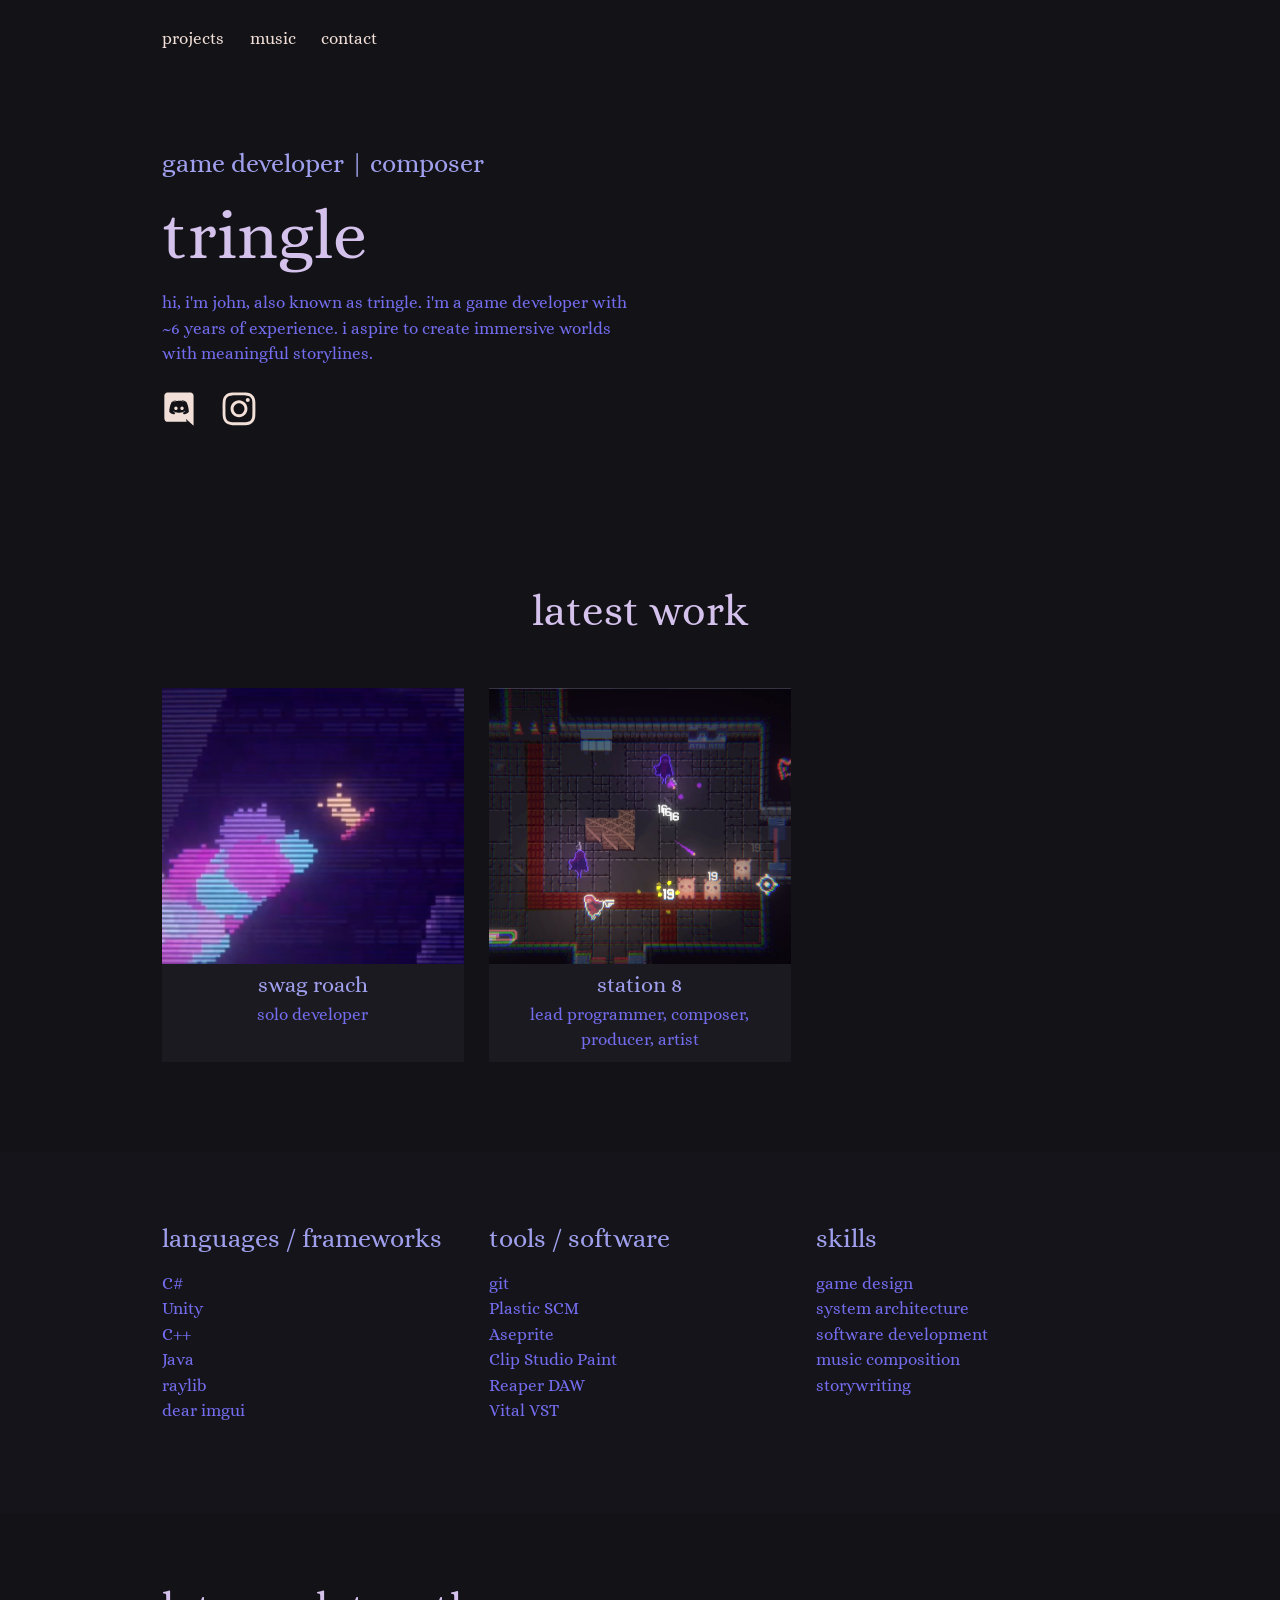
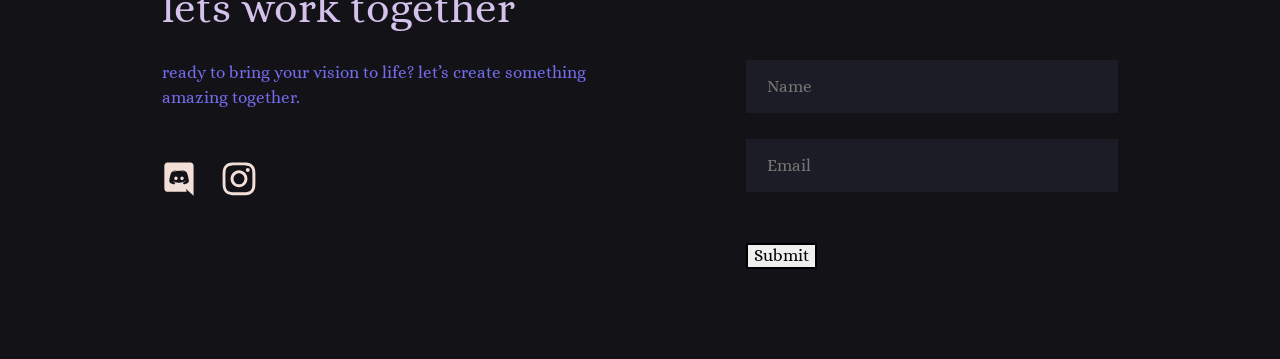
<file: index.html>
<!DOCTYPE html><html lang="en" data-ws-project="66a39b79-3beb-401d-adb0-0a21591e1f16" data-ws-version="1290" data-ws-last-published="2026-09-13T20:51:21.680Z"><head><link rel="stylesheet" type="text/css" href="/assets/static/app_generated_index-6937cd5a.DGYbYyuu.css"><meta charSet="UTF-8"/><meta name="viewport" content="width=device-width,initial-scale=1"/><link rel="icon" href="/assets/eyesonme_ChvdBNwp65qBAzmsVITr-.png"/><link rel="preload" href="/assets/Alice-Regular_XMNaoUV7Vbv5OWOt-AKFd.ttf" as="font" crossorigin="anonymous"/><meta property="og:url" content="https://url/"/><meta property="og:title" content="tringle&#x27;s portfolio"/><meta property="og:type" content="website"/><meta property="og:site_name" content="tringle&#x27;s portfolio"/><title>tringle&#x27;s portfolio</title><script type="application/ld+json">{
  "@context": "https://schema.org",
  "@type": "WebSite",
  "name": "tringle's portfolio"
}</script></head><body class="w-body c74765 c181tpuq"><div class="w-box"><div style="display:contents"><div style="display:contents"><div class="w-html-embed"><style>
  /* Remove preset margins on paragraphs. Margins on other elements, such as headings, are moved via Tokens. */
  p {
    margin: 0;
  }
  /* Make links scroll to their sections smoothly. */
  * {
    scroll-behavior: smooth;
  }
</style></div><nav class="w-box c1357293 c9jnjeu c5tmc3l c1ldum37 czr2pxy c155uc7w cry9bxc c1lxiyww ca4qjwu c1cdc69r c18v2pa2 c1qyy4dh cup9vyi c1n5d942"><div class="w-box cry9bxc c1lxiyww c1qyy4dh c1wt8a7g c10zkoym ct8c5y2"><a class="w-link cp7x9i1 cld4m44 c135vpv5 c1e9wxra c1c9nyn co9inq6 c18nx7en c13zjl4p c1fhiulb cl60rel czukzo6 c1f2c285" href="#">projects</a><a class="w-link cp7x9i1 cld4m44 c135vpv5 c1e9wxra c1c9nyn co9inq6 c18nx7en c13zjl4p c1fhiulb cl60rel czukzo6 c1f2c285" href="/#work">music<br/></a><a class="w-link cp7x9i1 cld4m44 c135vpv5 c1e9wxra c1c9nyn co9inq6 c18nx7en c13zjl4p c1fhiulb cl60rel czukzo6 c1f2c285" href="/#contact">contact</a></div></nav></div></div><main class="w-box"><section data-ws-tag="section" class="w-box c33xfh3 c1mzb2kd cuj80l1"><div class="w-box c1357293 c9jnjeu c5tmc3l c1ldum37 czr2pxy c155uc7w copqmak c1lxiyww c10zkoym ct8c5y2 c1f64byh c1qyy4dh ct02u4h c14zrzu7 c9ril27 cuj80l1"><div class="w-box cry9bxc c1lfjoq7 c16xs6ny c1wt8a7g c10zkoym ct8c5y2 c1fhkm63 clv8gve"><div class="w-box cry9bxc c1lfjoq7 c162wrvg c1sldgd7 c16xs6ny c1wt8a7g"><div class="w-text cn12ej2 czt9u4x c1fsvple c6k8nt0 cl4bapb c1vqi54u crvhjls">game developer | composer</div><h1 class="w-heading c1y0dpgn c10r87ok cn12ej2 c32myit c1cn3fw9 c12y6bqh c74765 c1x4o3yc">tringle<br/></h1><p class="w-paragraph c1bd9ep2"><span class="w-text c74765 c1fo9lv5 cl4bapb">hi, i&#x27;m john, also known as tringle. i&#x27;m a game developer with ~6 years of experience. i aspire to create immersive worlds with meaningful storylines.</span></p></div><div class="w-box"><div class="w-box cry9bxc c1qyy4dh c1wt8a7g c1z0l37u c1ml0hr7"><a aria-label="Discord" href="https://discord.com/users/673922310616514581" class="w-link cp7x9i1 csru8nn c180fws7 c1e9wxra c1c9nyn co9inq6 c18nx7en c13zjl4p c1g1x4wk c1xty5yn cl60rel czukzo6 c1f2c285"><div class="w-html-embed"><svg width="100%" height="100%" viewBox="0 0 26 29" fill="none" xmlns="http://www.w3.org/2000/svg">
<path d="M10.3895 12.2844C9.57651 12.2844 8.93601 12.9969 8.93601 13.8669C8.93601 14.7339 9.59151 15.4494 10.3895 15.4494C11.201 15.4494 11.8415 14.7339 11.8415 13.8669C11.858 12.9954 11.201 12.2844 10.3895 12.2844ZM15.5915 12.2844C14.7785 12.2844 14.138 12.9969 14.138 13.8669C14.138 14.7339 14.7935 15.4494 15.5915 15.4494C16.403 15.4494 17.0435 14.7339 17.0435 13.8669C17.042 12.9954 16.403 12.2844 15.5915 12.2844Z" fill="currentColor"></path>
<path d="M22.517 0.327881H3.42051C3.036 0.328865 2.65545 0.405574 2.30058 0.553629C1.94572 0.701684 1.62349 0.918186 1.35229 1.19077C1.0811 1.46336 0.866253 1.78669 0.720018 2.14231C0.573782 2.49793 0.499023 2.87887 0.50001 3.26338V22.5294C0.50001 24.1539 1.81101 25.4649 3.42051 25.4649H19.58L18.8225 22.8264L20.648 24.5229L22.3715 26.1189L25.4375 28.8279V3.26338C25.4385 2.87887 25.3637 2.49793 25.2175 2.14231C25.0713 1.78669 24.8564 1.46336 24.5852 1.19077C24.314 0.918186 23.9918 0.701684 23.6369 0.553629C23.2821 0.405574 22.9015 0.328865 22.517 0.327881ZM17.015 18.9384C17.015 18.9384 16.502 18.3264 16.076 17.7819C17.942 17.2539 18.6545 16.0869 18.6545 16.0869C18.0695 16.4709 17.5145 16.7439 17.015 16.9299C15.1965 17.6909 13.194 17.8986 11.258 17.5269C10.5427 17.3864 9.84173 17.1805 9.16401 16.9119C8.80658 16.7761 8.45922 16.6152 8.12451 16.4304C8.08101 16.3989 8.03901 16.3869 7.99701 16.3584C7.97454 16.3477 7.9546 16.3324 7.93851 16.3134C7.68201 16.1724 7.53951 16.0734 7.53951 16.0734C7.53951 16.0734 8.22351 17.2134 10.034 17.7549C9.60651 18.2949 9.07851 18.9384 9.07851 18.9384C5.93001 18.8379 4.73451 16.7724 4.73451 16.7724C4.73451 12.1839 6.78651 8.46538 6.78651 8.46538C8.83851 6.92488 10.79 6.96838 10.79 6.96838L10.9325 7.13938C8.36751 7.88188 7.18401 9.00688 7.18401 9.00688C7.18401 9.00688 7.49901 8.83588 8.02551 8.59438C9.54951 7.92538 10.76 7.73938 11.2595 7.69588C11.345 7.68238 11.417 7.66738 11.5025 7.66738C13.9733 7.33441 16.4857 7.80398 18.6695 9.00688C18.6695 9.00688 17.543 7.93888 15.1205 7.19788L15.32 6.96988C15.32 6.96988 17.273 6.92638 19.3235 8.46688C19.3235 8.46688 21.3755 12.1854 21.3755 16.7739C21.3755 16.7739 20.165 18.8379 17.015 18.9384Z" fill="currentColor"></path>
</svg>
</div></a><a aria-label="instagram" class="w-link cp7x9i1 csru8nn c180fws7 c1e9wxra c1c9nyn co9inq6 c18nx7en c13zjl4p c1g1x4wk c1xty5yn cl60rel czukzo6 c1f2c285" href="#"><div class="w-html-embed"><svg width="100%" height="100%" viewBox="0 0 28 28" fill="none" xmlns="http://www.w3.org/2000/svg">
<path d="M13.9986 6.89345C12.159 6.89345 10.3948 7.6242 9.09406 8.92496C7.79331 10.2257 7.06255 11.9899 7.06255 13.8294C7.06255 15.669 7.79331 17.4332 9.09406 18.7339C10.3948 20.0347 12.159 20.7654 13.9986 20.7654C15.8381 20.7654 17.6023 20.0347 18.903 18.7339C20.2038 17.4332 20.9346 15.669 20.9346 13.8294C20.9346 11.9899 20.2038 10.2257 18.903 8.92496C17.6023 7.6242 15.8381 6.89345 13.9986 6.89345ZM13.9986 18.3339C12.8035 18.3339 11.6574 17.8592 10.8123 17.0142C9.96729 16.1691 9.49255 15.023 9.49255 13.8279C9.49255 12.6329 9.96729 11.4868 10.8123 10.6417C11.6574 9.79669 12.8035 9.32195 13.9986 9.32195C15.1936 9.32195 16.3397 9.79669 17.1848 10.6417C18.0298 11.4868 18.5046 12.6329 18.5046 13.8279C18.5046 15.023 18.0298 16.1691 17.1848 17.0142C16.3397 17.8592 15.1936 18.3339 13.9986 18.3339Z" fill="currentColor"></path>
<path d="M21.2091 8.25545C22.1021 8.25545 22.8261 7.53149 22.8261 6.63845C22.8261 5.7454 22.1021 5.02145 21.2091 5.02145C20.316 5.02145 19.5921 5.7454 19.5921 6.63845C19.5921 7.53149 20.316 8.25545 21.2091 8.25545Z" fill="currentColor"></path>
<path d="M26.7996 4.99445C26.4523 4.09772 25.9216 3.28337 25.2416 2.60354C24.5615 1.9237 23.7469 1.39336 22.8501 1.04645C21.8006 0.652485 20.6918 0.439461 19.5711 0.416449C18.1266 0.353449 17.6691 0.335449 14.0061 0.335449C10.3431 0.335449 9.87355 0.335449 8.44105 0.416449C7.32114 0.438284 6.21319 0.651351 5.16505 1.04645C4.26796 1.39295 3.4532 1.92315 2.77305 2.60304C2.09291 3.28293 1.56239 4.09749 1.21555 4.99445C0.821509 6.04387 0.608974 7.1527 0.587052 8.27345C0.522552 9.71645 0.503052 10.1739 0.503052 13.8385C0.503052 17.5014 0.503052 17.968 0.587052 19.4035C0.609552 20.5254 0.821052 21.6325 1.21555 22.684C1.56337 23.5806 2.0944 24.3948 2.77471 25.0746C3.45502 25.7544 4.26965 26.2848 5.16655 26.6319C6.2127 27.0417 7.32111 27.27 8.44405 27.3069C9.88855 27.3699 10.3461 27.3895 14.0091 27.3895C17.6721 27.3895 18.1416 27.3895 19.5741 27.3069C20.6947 27.2842 21.8034 27.0717 22.8531 26.6785C23.7497 26.3307 24.564 25.7999 25.244 25.1199C25.924 24.4399 26.4548 23.6256 26.8026 22.729C27.1971 21.679 27.4086 20.572 27.4311 19.45C27.4956 18.007 27.5151 17.5494 27.5151 13.885C27.5151 10.2204 27.5151 9.75545 27.4311 8.31995C27.4136 7.18336 27.2 6.05832 26.7996 4.99445ZM24.9726 19.2924C24.9629 20.1569 24.8051 21.0133 24.5061 21.8244C24.2808 22.4078 23.9359 22.9375 23.4937 23.3795C23.0514 23.8215 22.5215 24.166 21.9381 24.3909C21.1359 24.6886 20.2886 24.8464 19.4331 24.8575C18.0081 24.9235 17.6061 24.94 13.9521 24.94C10.2951 24.94 9.92155 24.94 8.46955 24.8575C7.61444 24.847 6.76754 24.6892 5.96605 24.3909C5.38058 24.1674 4.84855 23.8235 4.40439 23.3814C3.96022 22.9393 3.6138 22.4089 3.38755 21.8244C3.09272 21.022 2.93502 20.1757 2.92105 19.3209C2.85655 17.896 2.84155 17.494 2.84155 13.84C2.84155 10.1845 2.84155 9.81095 2.92105 8.35745C2.93075 7.49348 3.08853 6.63758 3.38755 5.82695C3.84505 4.64345 4.78255 3.71195 5.96605 3.25895C6.76794 2.96216 7.61459 2.80439 8.46955 2.79245C9.89605 2.72795 10.2966 2.70995 13.9521 2.70995C17.6076 2.70995 17.9826 2.70995 19.4331 2.79245C20.2887 2.80274 21.1361 2.96056 21.9381 3.25895C22.5214 3.48436 23.0513 3.82925 23.4935 4.27149C23.9358 4.71374 24.2806 5.24356 24.5061 5.82695C24.8009 6.62937 24.9586 7.47569 24.9726 8.33045C25.0371 9.75695 25.0536 10.1574 25.0536 13.813C25.0536 17.4669 25.0536 17.86 24.9891 19.294H24.9726V19.2924Z" fill="currentColor"></path>
</svg>
</div></a></div></div></div></div></section><section id="work" class="w-box c33xfh3 c1mzb2kd cuj80l1"><div class="w-box c1357293 c9jnjeu c5tmc3l c1ldum37 czr2pxy c155uc7w cry9bxc c1lfjoq7 ca4qjwu c1cdc69r"><h2 class="w-heading c1dxq9cf c10r87ok c32myit cwrra4i cn12ej2 c12y6bqh c1qom380">Latest work</h2><div data-ani-children="true" data-ani="fade" class="w-box copqmak c10zkoym ct8c5y2 cqlaijg"><a class="w-element cir85gx c1wax6if c135vpv5" href="/projects/swag-roach"><div class="w-box cry9bxc c1lfjoq7 c1wt8a7g cvacgcz cbrgq9n c1qyy4dh cuj80l1 cid3fxx c1ssv92o c2legcg cb3f0p4"><div class="w-box c1fhkm63 clv8gve c9ylysu cauqto8"><img class="w-image ck3af4j cj7lqx6 c1qom380 cauqto8 c1qyy4dh ct02u4h czr2pxy c1bkqfhr c1gxuxwl" alt="" width="356" height="234" sizes="100vw" srcSet="/assets/G4l7HQ_hr3fGRBDwC6rI6c1cshSk.png 16w, /assets/G4l7HQ_hr3fGRBDwC6rI6c1cshSk.png 32w, /assets/G4l7HQ_hr3fGRBDwC6rI6c1cshSk.png 48w, /assets/G4l7HQ_hr3fGRBDwC6rI6c1cshSk.png 64w, /assets/G4l7HQ_hr3fGRBDwC6rI6c1cshSk.png 96w, /assets/G4l7HQ_hr3fGRBDwC6rI6c1cshSk.png 128w, /assets/G4l7HQ_hr3fGRBDwC6rI6c1cshSk.png 256w, /assets/G4l7HQ_hr3fGRBDwC6rI6c1cshSk.png 384w, /assets/G4l7HQ_hr3fGRBDwC6rI6c1cshSk.png 640w, /assets/G4l7HQ_hr3fGRBDwC6rI6c1cshSk.png 750w" src="/assets/G4l7HQ_hr3fGRBDwC6rI6c1cshSk.png" decoding="async" loading="lazy"/></div><div class="w-box cry9bxc c1lfjoq7 ceu66s9 c12ae6v5 ca8ajv c1qyy4dh c1wt8a7g"><h3 class="w-heading cn12ej2 c32myit cwrra4i c37u0mb c1b8h8s3">swag roach</h3><p class="w-paragraph">solo developer</p></div></div></a><a class="w-element cir85gx c1wax6if c135vpv5" href="/projects/swag-roach"><div class="w-box cry9bxc c1lfjoq7 c1wt8a7g cvacgcz cbrgq9n c1qyy4dh cuj80l1 cid3fxx c1ssv92o c2legcg cb3f0p4"><div class="w-box c1fhkm63 clv8gve c9ylysu cauqto8"><img class="w-image ck3af4j cj7lqx6 c1qom380 cauqto8 c1qyy4dh ct02u4h czr2pxy c1bkqfhr c1gxuxwl" alt="" width="1355" height="758" sizes="100vw" srcSet="/assets/station8_4Uhg_6Reh0licuNToKov4.png 16w, /assets/station8_4Uhg_6Reh0licuNToKov4.png 32w, /assets/station8_4Uhg_6Reh0licuNToKov4.png 48w, /assets/station8_4Uhg_6Reh0licuNToKov4.png 64w, /assets/station8_4Uhg_6Reh0licuNToKov4.png 96w, /assets/station8_4Uhg_6Reh0licuNToKov4.png 128w, /assets/station8_4Uhg_6Reh0licuNToKov4.png 256w, /assets/station8_4Uhg_6Reh0licuNToKov4.png 384w, /assets/station8_4Uhg_6Reh0licuNToKov4.png 640w, /assets/station8_4Uhg_6Reh0licuNToKov4.png 750w, /assets/station8_4Uhg_6Reh0licuNToKov4.png 828w, /assets/station8_4Uhg_6Reh0licuNToKov4.png 1080w, /assets/station8_4Uhg_6Reh0licuNToKov4.png 1200w, /assets/station8_4Uhg_6Reh0licuNToKov4.png 1920w, /assets/station8_4Uhg_6Reh0licuNToKov4.png 2048w, /assets/station8_4Uhg_6Reh0licuNToKov4.png 3840w" src="/assets/station8_4Uhg_6Reh0licuNToKov4.png" decoding="async" loading="lazy"/></div><div class="w-box cry9bxc c1lfjoq7 ceu66s9 c12ae6v5 ca8ajv c1qyy4dh c1wt8a7g"><h3 class="w-heading cn12ej2 c32myit cwrra4i c37u0mb c1b8h8s3">Station 8</h3><p class="w-paragraph c1cxm0k6 c11l10t8 c1qom380">lead programmer, composer, producer, artist</p></div></div></a></div></div></section><section id="services" class="w-box c33xfh3 c1mzb2kd cuj80l1 c2jmnbm"><div class="w-box c1357293 c9jnjeu c5tmc3l c1ldum37 czr2pxy c155uc7w copqmak c1lxiyww c10zkoym ct8c5y2 cqlaijg c16xs6ny ct02u4h c14zrzu7 c9ril27"><div class="w-box cry9bxc c1lfjoq7 c16xs6ny c1wt8a7g ct6oyfc c1tfofo9 c1fhkm63 clv8gve"><div class="w-text cn12ej2 czt9u4x c1fsvple c6k8nt0 cl4bapb c1vqi54u crvhjls">languages / frameworks</div><p class="w-paragraph"><span class="w-text c74765 c6k8nt0">C#<br/>Unity<br/>C++<br/>Java<br/>raylib<br/>dear imgui<br/></span></p></div><div class="w-box cry9bxc c1lfjoq7 c16xs6ny c1wt8a7g ct6oyfc c1tfofo9 c1fhkm63 clv8gve"><div class="w-text cn12ej2 czt9u4x c1fsvple c6k8nt0 cl4bapb c1vqi54u crvhjls">tools / software</div><p class="w-paragraph"><span class="w-text c74765 c6k8nt0">git<br/>Plastic SCM<br/>Aseprite<br/>Clip Studio Paint<br/>Reaper DAW<br/>Vital VST</span></p></div><div class="w-box cry9bxc c1lfjoq7 c16xs6ny c1wt8a7g ct6oyfc c1tfofo9 c1fhkm63 clv8gve"><div class="w-text cn12ej2 czt9u4x c1fsvple c6k8nt0 cl4bapb c1vqi54u crvhjls">skills</div><p class="w-paragraph"><span class="w-text c74765 c6k8nt0">game design<br/>system architecture<br/>software development<br/>music composition<br/>storywriting</span></p></div></div></section></main><div style="display:contents"><div style="display:contents"><footer id="contact" class="w-box c33xfh3 c1mzb2kd cuj80l1"><div class="w-box c1357293 c9jnjeu c5tmc3l c1ldum37 czr2pxy c155uc7w cry9bxc c1lfjoq7 c10zkoym ct8c5y2"><h2 class="w-heading c1dxq9cf c10r87ok c32myit cwrra4i cn12ej2 c12y6bqh cuj80l1">Lets work together</h2><div class="w-box copqmak c10zkoym ct8c5y2 c109i5bh"><div class="w-box cry9bxc c1lfjoq7 c1s46o9r cdczzub"><p class="w-paragraph c6oj68y">Ready to bring your vision to life? Let’s create something amazing together.</p><div class="w-box cry9bxc c1qyy4dh c1wt8a7g c1z0l37u c1ml0hr7"><a aria-label="Discord" class="w-link cp7x9i1 csru8nn c180fws7 c1e9wxra c1c9nyn co9inq6 c18nx7en c13zjl4p c1g1x4wk c1xty5yn cl60rel czukzo6 c1f2c285" href="#"><div class="w-html-embed"><svg width="100%" height="100%" viewBox="0 0 26 29" fill="none" xmlns="http://www.w3.org/2000/svg">
<path d="M10.3895 12.2844C9.57651 12.2844 8.93601 12.9969 8.93601 13.8669C8.93601 14.7339 9.59151 15.4494 10.3895 15.4494C11.201 15.4494 11.8415 14.7339 11.8415 13.8669C11.858 12.9954 11.201 12.2844 10.3895 12.2844ZM15.5915 12.2844C14.7785 12.2844 14.138 12.9969 14.138 13.8669C14.138 14.7339 14.7935 15.4494 15.5915 15.4494C16.403 15.4494 17.0435 14.7339 17.0435 13.8669C17.042 12.9954 16.403 12.2844 15.5915 12.2844Z" fill="currentColor"></path>
<path d="M22.517 0.327881H3.42051C3.036 0.328865 2.65545 0.405574 2.30058 0.553629C1.94572 0.701684 1.62349 0.918186 1.35229 1.19077C1.0811 1.46336 0.866253 1.78669 0.720018 2.14231C0.573782 2.49793 0.499023 2.87887 0.50001 3.26338V22.5294C0.50001 24.1539 1.81101 25.4649 3.42051 25.4649H19.58L18.8225 22.8264L20.648 24.5229L22.3715 26.1189L25.4375 28.8279V3.26338C25.4385 2.87887 25.3637 2.49793 25.2175 2.14231C25.0713 1.78669 24.8564 1.46336 24.5852 1.19077C24.314 0.918186 23.9918 0.701684 23.6369 0.553629C23.2821 0.405574 22.9015 0.328865 22.517 0.327881ZM17.015 18.9384C17.015 18.9384 16.502 18.3264 16.076 17.7819C17.942 17.2539 18.6545 16.0869 18.6545 16.0869C18.0695 16.4709 17.5145 16.7439 17.015 16.9299C15.1965 17.6909 13.194 17.8986 11.258 17.5269C10.5427 17.3864 9.84173 17.1805 9.16401 16.9119C8.80658 16.7761 8.45922 16.6152 8.12451 16.4304C8.08101 16.3989 8.03901 16.3869 7.99701 16.3584C7.97454 16.3477 7.9546 16.3324 7.93851 16.3134C7.68201 16.1724 7.53951 16.0734 7.53951 16.0734C7.53951 16.0734 8.22351 17.2134 10.034 17.7549C9.60651 18.2949 9.07851 18.9384 9.07851 18.9384C5.93001 18.8379 4.73451 16.7724 4.73451 16.7724C4.73451 12.1839 6.78651 8.46538 6.78651 8.46538C8.83851 6.92488 10.79 6.96838 10.79 6.96838L10.9325 7.13938C8.36751 7.88188 7.18401 9.00688 7.18401 9.00688C7.18401 9.00688 7.49901 8.83588 8.02551 8.59438C9.54951 7.92538 10.76 7.73938 11.2595 7.69588C11.345 7.68238 11.417 7.66738 11.5025 7.66738C13.9733 7.33441 16.4857 7.80398 18.6695 9.00688C18.6695 9.00688 17.543 7.93888 15.1205 7.19788L15.32 6.96988C15.32 6.96988 17.273 6.92638 19.3235 8.46688C19.3235 8.46688 21.3755 12.1854 21.3755 16.7739C21.3755 16.7739 20.165 18.8379 17.015 18.9384Z" fill="currentColor"></path>
</svg>
</div></a><a aria-label="instagram" class="w-link cp7x9i1 csru8nn c180fws7 c1e9wxra c1c9nyn co9inq6 c18nx7en c13zjl4p c1g1x4wk c1xty5yn cl60rel czukzo6 c1f2c285" href="#"><div class="w-html-embed"><svg width="100%" height="100%" viewBox="0 0 28 28" fill="none" xmlns="http://www.w3.org/2000/svg">
<path d="M13.9986 6.89345C12.159 6.89345 10.3948 7.6242 9.09406 8.92496C7.79331 10.2257 7.06255 11.9899 7.06255 13.8294C7.06255 15.669 7.79331 17.4332 9.09406 18.7339C10.3948 20.0347 12.159 20.7654 13.9986 20.7654C15.8381 20.7654 17.6023 20.0347 18.903 18.7339C20.2038 17.4332 20.9346 15.669 20.9346 13.8294C20.9346 11.9899 20.2038 10.2257 18.903 8.92496C17.6023 7.6242 15.8381 6.89345 13.9986 6.89345ZM13.9986 18.3339C12.8035 18.3339 11.6574 17.8592 10.8123 17.0142C9.96729 16.1691 9.49255 15.023 9.49255 13.8279C9.49255 12.6329 9.96729 11.4868 10.8123 10.6417C11.6574 9.79669 12.8035 9.32195 13.9986 9.32195C15.1936 9.32195 16.3397 9.79669 17.1848 10.6417C18.0298 11.4868 18.5046 12.6329 18.5046 13.8279C18.5046 15.023 18.0298 16.1691 17.1848 17.0142C16.3397 17.8592 15.1936 18.3339 13.9986 18.3339Z" fill="currentColor"></path>
<path d="M21.2091 8.25545C22.1021 8.25545 22.8261 7.53149 22.8261 6.63845C22.8261 5.7454 22.1021 5.02145 21.2091 5.02145C20.316 5.02145 19.5921 5.7454 19.5921 6.63845C19.5921 7.53149 20.316 8.25545 21.2091 8.25545Z" fill="currentColor"></path>
<path d="M26.7996 4.99445C26.4523 4.09772 25.9216 3.28337 25.2416 2.60354C24.5615 1.9237 23.7469 1.39336 22.8501 1.04645C21.8006 0.652485 20.6918 0.439461 19.5711 0.416449C18.1266 0.353449 17.6691 0.335449 14.0061 0.335449C10.3431 0.335449 9.87355 0.335449 8.44105 0.416449C7.32114 0.438284 6.21319 0.651351 5.16505 1.04645C4.26796 1.39295 3.4532 1.92315 2.77305 2.60304C2.09291 3.28293 1.56239 4.09749 1.21555 4.99445C0.821509 6.04387 0.608974 7.1527 0.587052 8.27345C0.522552 9.71645 0.503052 10.1739 0.503052 13.8385C0.503052 17.5014 0.503052 17.968 0.587052 19.4035C0.609552 20.5254 0.821052 21.6325 1.21555 22.684C1.56337 23.5806 2.0944 24.3948 2.77471 25.0746C3.45502 25.7544 4.26965 26.2848 5.16655 26.6319C6.2127 27.0417 7.32111 27.27 8.44405 27.3069C9.88855 27.3699 10.3461 27.3895 14.0091 27.3895C17.6721 27.3895 18.1416 27.3895 19.5741 27.3069C20.6947 27.2842 21.8034 27.0717 22.8531 26.6785C23.7497 26.3307 24.564 25.7999 25.244 25.1199C25.924 24.4399 26.4548 23.6256 26.8026 22.729C27.1971 21.679 27.4086 20.572 27.4311 19.45C27.4956 18.007 27.5151 17.5494 27.5151 13.885C27.5151 10.2204 27.5151 9.75545 27.4311 8.31995C27.4136 7.18336 27.2 6.05832 26.7996 4.99445ZM24.9726 19.2924C24.9629 20.1569 24.8051 21.0133 24.5061 21.8244C24.2808 22.4078 23.9359 22.9375 23.4937 23.3795C23.0514 23.8215 22.5215 24.166 21.9381 24.3909C21.1359 24.6886 20.2886 24.8464 19.4331 24.8575C18.0081 24.9235 17.6061 24.94 13.9521 24.94C10.2951 24.94 9.92155 24.94 8.46955 24.8575C7.61444 24.847 6.76754 24.6892 5.96605 24.3909C5.38058 24.1674 4.84855 23.8235 4.40439 23.3814C3.96022 22.9393 3.6138 22.4089 3.38755 21.8244C3.09272 21.022 2.93502 20.1757 2.92105 19.3209C2.85655 17.896 2.84155 17.494 2.84155 13.84C2.84155 10.1845 2.84155 9.81095 2.92105 8.35745C2.93075 7.49348 3.08853 6.63758 3.38755 5.82695C3.84505 4.64345 4.78255 3.71195 5.96605 3.25895C6.76794 2.96216 7.61459 2.80439 8.46955 2.79245C9.89605 2.72795 10.2966 2.70995 13.9521 2.70995C17.6076 2.70995 17.9826 2.70995 19.4331 2.79245C20.2887 2.80274 21.1361 2.96056 21.9381 3.25895C22.5214 3.48436 23.0513 3.82925 23.4935 4.27149C23.9358 4.71374 24.2806 5.24356 24.5061 5.82695C24.8009 6.62937 24.9586 7.47569 24.9726 8.33045C25.0371 9.75695 25.0536 10.1574 25.0536 13.813C25.0536 17.4669 25.0536 17.86 24.9891 19.294H24.9726V19.2924Z" fill="currentColor"></path>
</svg>
</div></a></div></div><div class="w-box"><form class="w-webhook-form"><div class="w-box cry9bxc c1lfjoq7 c1s46o9r cdczzub"><div class="w-box cry9bxc c1lfjoq7 c1z0l37u c1ml0hr7"><div class="w-box cry9bxc c1778y6x c1wt8a7g c1lfjoq7 c1md20bl c1e892th"><input placeholder="Name" required="" class="w-text-input c1l0vha7 csyy8v5 c1bc2i7x c17r8x7j c1a8d7ts c1b2tb9q c122t6uk c1xm4ef6 c2udkpb cl60rel c1s09wur" name="name"/></div><div class="w-box cry9bxc c1778y6x c1wt8a7g c1lfjoq7 c1md20bl c1e892th"><input placeholder="Email" required="" type="email" class="w-text-input c1l0vha7 csyy8v5 c1bc2i7x c17r8x7j c1a8d7ts c1b2tb9q c122t6uk c1xm4ef6 c2udkpb cl60rel c1s09wur" name="email"/></div></div><button type="submit" class="w-button c1x4yn0w">Submit</button></div></form></div></div></div></footer><div style="display:contents"><div style="display:contents"><div class="w-html-embed"><style>
:root {
  --ani-duration: var(--duration-default, .2s);
  --ani-delay: 0s;
  --ani-slide-offset: 20%;
  --ani-zoom-in-scale: 1;
  --ani-zoom-out-scale: .85;
  --ani-flip-rotate: 30deg;
  --ani-easing: var(--easing-default, ease);
  --ani-fill-mode: forwards;
}
[data-ani]:not([data-ani-children]),[data-ani-children]:not([data-ani-progress])>*{animation-duration:var(--ani-duration);animation-delay:var(--ani-delay);animation-timing-function:var(--ani-easing);animation-fill-mode:var(--ani-fill-mode);opacity:0}[data-ani-progress]:not([data-ani-children]),[data-ani-children]:not([data-ani])>*{transition-property:opacity,transform;transition-duration:var(--ani-duration);transition-timing-function:var(--ani-easing);opacity:0}
@keyframes fadeIn{from{opacity:0}
to{opacity:1}}
@keyframes fadeOut{from{opacity:1}
to{opacity:0}}[data-ani-children][data-ani='fade']>.in,[data-ani='fade']:where(.in:not([data-state]),[data-state$='open'],[data-state='active']){animation-name:fadeIn}[data-ani-children][data-ani='fade']>.out,[data-ani='fade']:where(.out:not([data-state]),[data-state='closed'],[data-state='inactive']){animation-name:fadeOut}
@keyframes slideIn{from{opacity:0;translate:var(--ani-slide-transform)}
to{opacity:1;translate:none}}
@keyframes slideOut{from{opacity:1;translate:none}
to{opacity:0;translate:var(--ani-slide-transform)}}[data-ani-children][data-ani|='slide']>.in,[data-ani|='slide']:where(.in:not([data-state]),[data-state$='open'],[data-state='active']){animation-name:slideIn}[data-ani-children][data-ani|='slide']>.out,[data-ani|='slide']:where(.out:not([data-state]),[data-state='closed'],[data-state='inactive']){animation-name:slideOut}[data-ani='slide-up']{--ani-slide-transform:0 var(--ani-slide-offset)}[data-ani='slide-down']{--ani-slide-transform:0 calc(-1*var(--ani-slide-offset))}[data-ani='slide-left']{--ani-slide-transform:var(--ani-slide-offset)}[data-ani='slide-right']{--ani-slide-transform:calc(-1*var(--ani-slide-offset))}
@keyframes zoomIn{from{opacity:0;scale:var(--ani-zoom-out-scale)}
to{opacity:1;scale:1}}
@keyframes zoomOut{from{opacity:1;scale:1}
to{opacity:0;scale:var(--ani-zoom-in-scale)}}[data-ani-children][data-ani='zoom']>.in,[data-ani|='zoom']:where(.in:not([data-state]),[data-state$='open'],[data-state='active']){animation-name:zoomIn}[data-ani-children][data-ani='zoom']>.out,[data-ani|='zoom']:where(.out:not([data-state]),[data-state='closed'],[data-state='inactive']){animation-name:zoomOut}[data-ani-children][data-ani-progress='zoom']>*,[data-ani-progress='zoom']:not([data-ani-children]){transform:scale(var(--ani-zoom-out-scale))}
@keyframes flipInY{from{rotate:y var(--ani-flip-rotate);perspective:2000px;opacity:0}
to{rotate:y 0;opacity:1}}
@keyframes flipOutY{from{rotate:y 0;opacity:1}
to{perspective:2000px;rotate:y var(--ani-flip-rotate);opacity:0}}
@keyframes flipInX{from{perspective:2000px;rotate:x var(--ani-flip-rotate);opacity:0}
to{rotate:x 0;opacity:1}}
@keyframes flipOutX{from{rotate:x 0;opacity:1}
to{perspective:2000px;rotate:x var(--ani-flip-rotate);opacity:0}}[data-ani-children][data-ani='flip-y']>.in,[data-ani='flip-y']:where(.in:not([data-state]),[data-state$='open'],[data-state='active']){animation-name:flipInY}[data-ani-children][data-ani='flip-x']>.in,[data-ani='flip-x']:where(.in:not([data-state]),[data-state$='open'],[data-state='active']){animation-name:flipInX}[data-ani-children][data-ani='flip-y']>.out,[data-ani='flip-y']:where(.out:not([data-state]),[data-state='closed'],[data-state='inactive']){animation-name:flipOutY}[data-ani-children][data-ani='flip-x']>.out,[data-ani='flip-x']:where(.out:not([data-state]),[data-state='closed'],[data-state='inactive']){animation-name:flipOutX}
@keyframes expandDown{from{height:0}
to{height:var(--newHeight)}}
@keyframes expandUp{from{height:var(--newHeight)}
to{height:0}}[data-ani='expand'],[data-ani='expand'][data-state='open'],[data-ani='expand'].in{--newHeight:var(--custom-height,var(--radix-accordion-content-height,var(--radix-collapsible-content-height,100%)));overflow:hidden;opacity:1}[data-ani-children][data-ani='expand']>.in,[data-ani='expand']:where(.in:not([data-state]),[data-state$='open'],[data-state='active']){animation:expandDown var(--ani-duration)var(--ani-easing)}[data-ani-children][data-ani='expand']>.out,[data-ani='expand']:where(.out:not([data-state]),[data-state='closed'],[data-state='inactive']){animation:expandUp var(--ani-duration)var(--ani-easing)}
@media(prefers-reduced-motion:reduce){[data-ani]:not([data-ani-children]),[data-ani-progress]:not([data-ani-children]),[data-ani-children]>*{opacity:1;transform:none;animation:none;rotate:none;scale:none;translate:none}}
</style></div></div></div></div></div></div><script id="vike_pageContext" type="application/json">{"_urlRewrite":null,"pageId":"/pages/index","routeParams":{},"data":{"url":"https://url/","system":{"params":{},"search":{},"origin":"https://url","pathname":"/"},"resources":{},"pageMeta":{"title":"tringle's portfolio","description":"","excludePageFromSearch":false,"language":"!undefined","socialImageAssetName":"!undefined","socialImageUrl":"!undefined","status":"!undefined","redirect":"!undefined","content":"!undefined","custom":[]}}}</script><script id="vike_globalContext" type="application/json">{}</script><script src="/assets/entries/entry-server-routing.CxOZ3jsB.js" type="module" async></script><link rel="modulepreload" href="/assets/entries/pages_index.CyTR2AbO.js" as="script" type="text/javascript"><link rel="modulepreload" href="/assets/chunks/chunk-D5lrrOkR.js" as="script" type="text/javascript"><link rel="modulepreload" href="/assets/chunks/chunk-BdABx0R8.js" as="script" type="text/javascript"></body></html>
</file>
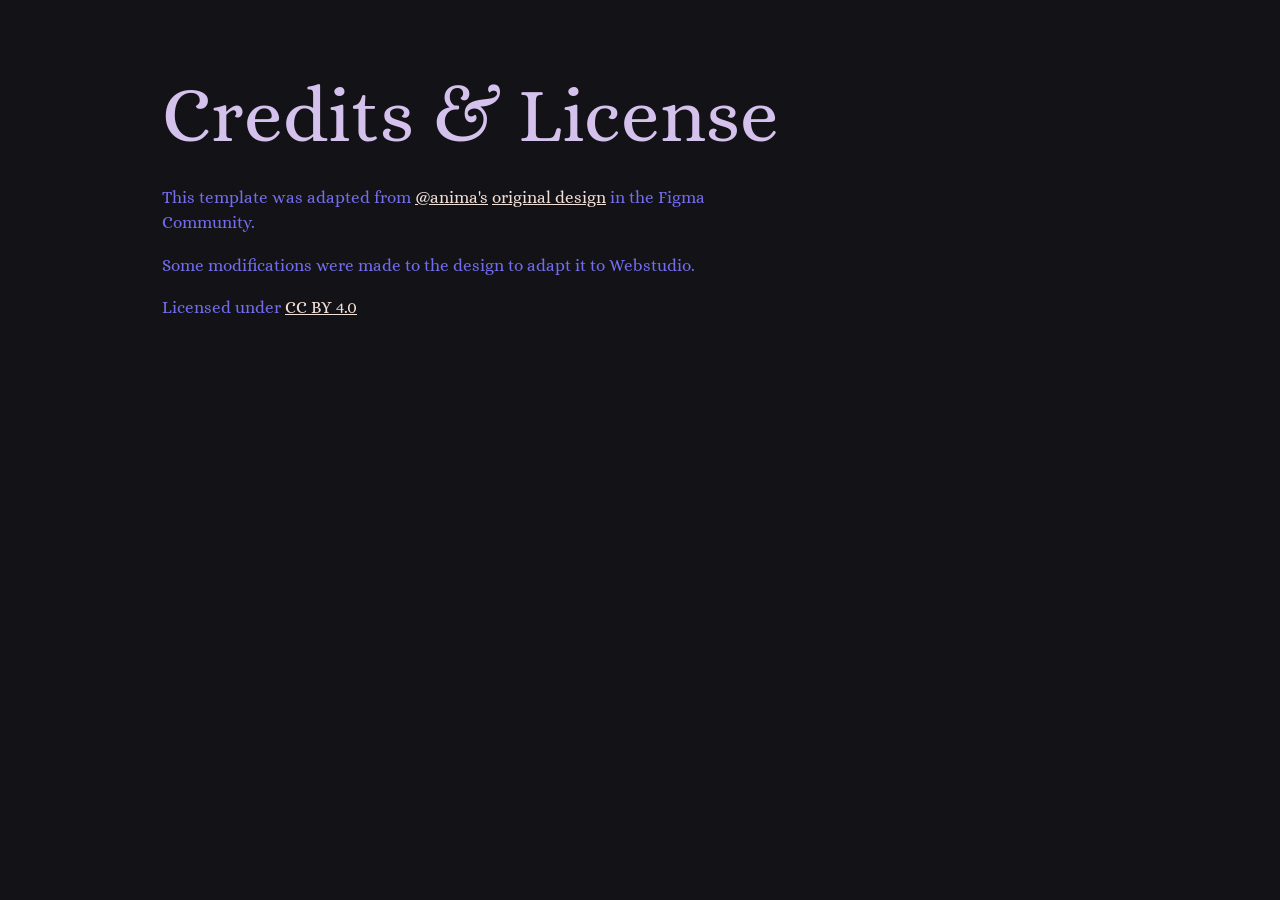
<file: credits/index.html>
<!DOCTYPE html><html lang="en" data-ws-project="66a39b79-3beb-401d-adb0-0a21591e1f16" data-ws-version="994" data-ws-last-published="2026-09-13T19:29:44.535Z"><head><link rel="stylesheet" type="text/css" href="/assets/static/app_generated_index-6937cd5a.DH2f6cfz.css"><meta charSet="UTF-8"/><meta name="viewport" content="width=device-width,initial-scale=1"/><link rel="icon" href="/assets/eyesonme_ChvdBNwp65qBAzmsVITr-.png"/><link rel="preload" href="/assets/Alice-Regular_XMNaoUV7Vbv5OWOt-AKFd.ttf" as="font" crossorigin="anonymous"/><meta property="og:url" content="https://url/credits"/><meta property="og:title" content="Credits"/><meta property="og:type" content="website"/><meta property="og:site_name" content="tringle&#x27;s portfolio"/><meta name="robots" content="noindex, nofollow"/><meta property="twitter:card" content="summary_large_image"/><title>Credits</title><script type="application/ld+json">{
  "@context": "https://schema.org",
  "@type": "WebSite",
  "name": "tringle's portfolio"
}</script></head><body class="w-body"><div class="w-box"><main class="w-box"><section class="w-box c33xfh3 c1mzb2kd cuj80l1"><div class="w-box c1357293 c9jnjeu c5tmc3l c1ldum37 czr2pxy c155uc7w cry9bxc c1lfjoq7 cn6056e c1117wcl"><h1 class="w-heading crtb983 c10r87ok cn12ej2 c32myit cwrra4i c12y6bqh c74765">Credits &amp; License</h1><div class="w-box c1rco612"><p class="w-paragraph">This template was adapted from <a href="https://www.figma.com/@anima" target="_blank" class="w-rich-text-link cp7x9i1 cld4m44 c180fws7 c1e9wxra c1c9nyn co9inq6 c18nx7en c13zjl4p c1fhiulb cl60rel czukzo6 c1f2c285">@anima&#x27;s</a> <a href="https://www.figma.com/community/file/1095695980466714349" target="_blank" class="w-rich-text-link cp7x9i1 cld4m44 c180fws7 c1e9wxra c1c9nyn co9inq6 c18nx7en c13zjl4p c1fhiulb cl60rel czukzo6 c1f2c285">original design</a> in the Figma Community.</p><p class="w-paragraph">Some modifications were made to the design to adapt it to Webstudio.</p><p class="w-paragraph">Licensed under <a href="https://creativecommons.org/licenses/by/4.0/" target="_blank" class="w-rich-text-link cp7x9i1 cld4m44 c180fws7 c1e9wxra c1c9nyn co9inq6 c18nx7en c13zjl4p c1fhiulb cl60rel czukzo6 c1f2c285">CC BY 4.0</a></p></div></div></section></main></div><script id="vike_pageContext" type="application/json">{"_urlRewrite":null,"pageId":"/pages/credits","routeParams":{},"data":{"url":"https://url/credits","system":{"params":{},"search":{},"origin":"https://url","pathname":"/credits"},"resources":{},"pageMeta":{"title":"Credits","description":"","excludePageFromSearch":true,"language":"","socialImageAssetName":"!undefined","socialImageUrl":"","status":200,"redirect":"","content":"!undefined","custom":[]}}}</script><script id="vike_globalContext" type="application/json">{}</script><script src="/assets/entries/entry-server-routing.CQrhECam.js" type="module" async></script><link rel="modulepreload" href="/assets/entries/pages_credits.BE9lcyRk.js" as="script" type="text/javascript"><link rel="modulepreload" href="/assets/chunks/chunk-Jkxq4qZr.js" as="script" type="text/javascript"><link rel="modulepreload" href="/assets/chunks/chunk-Cb-EtqfG.js" as="script" type="text/javascript"><link rel="modulepreload" href="/assets/chunks/chunk-zBYFoXP5.js" as="script" type="text/javascript"></body></html>
</file>
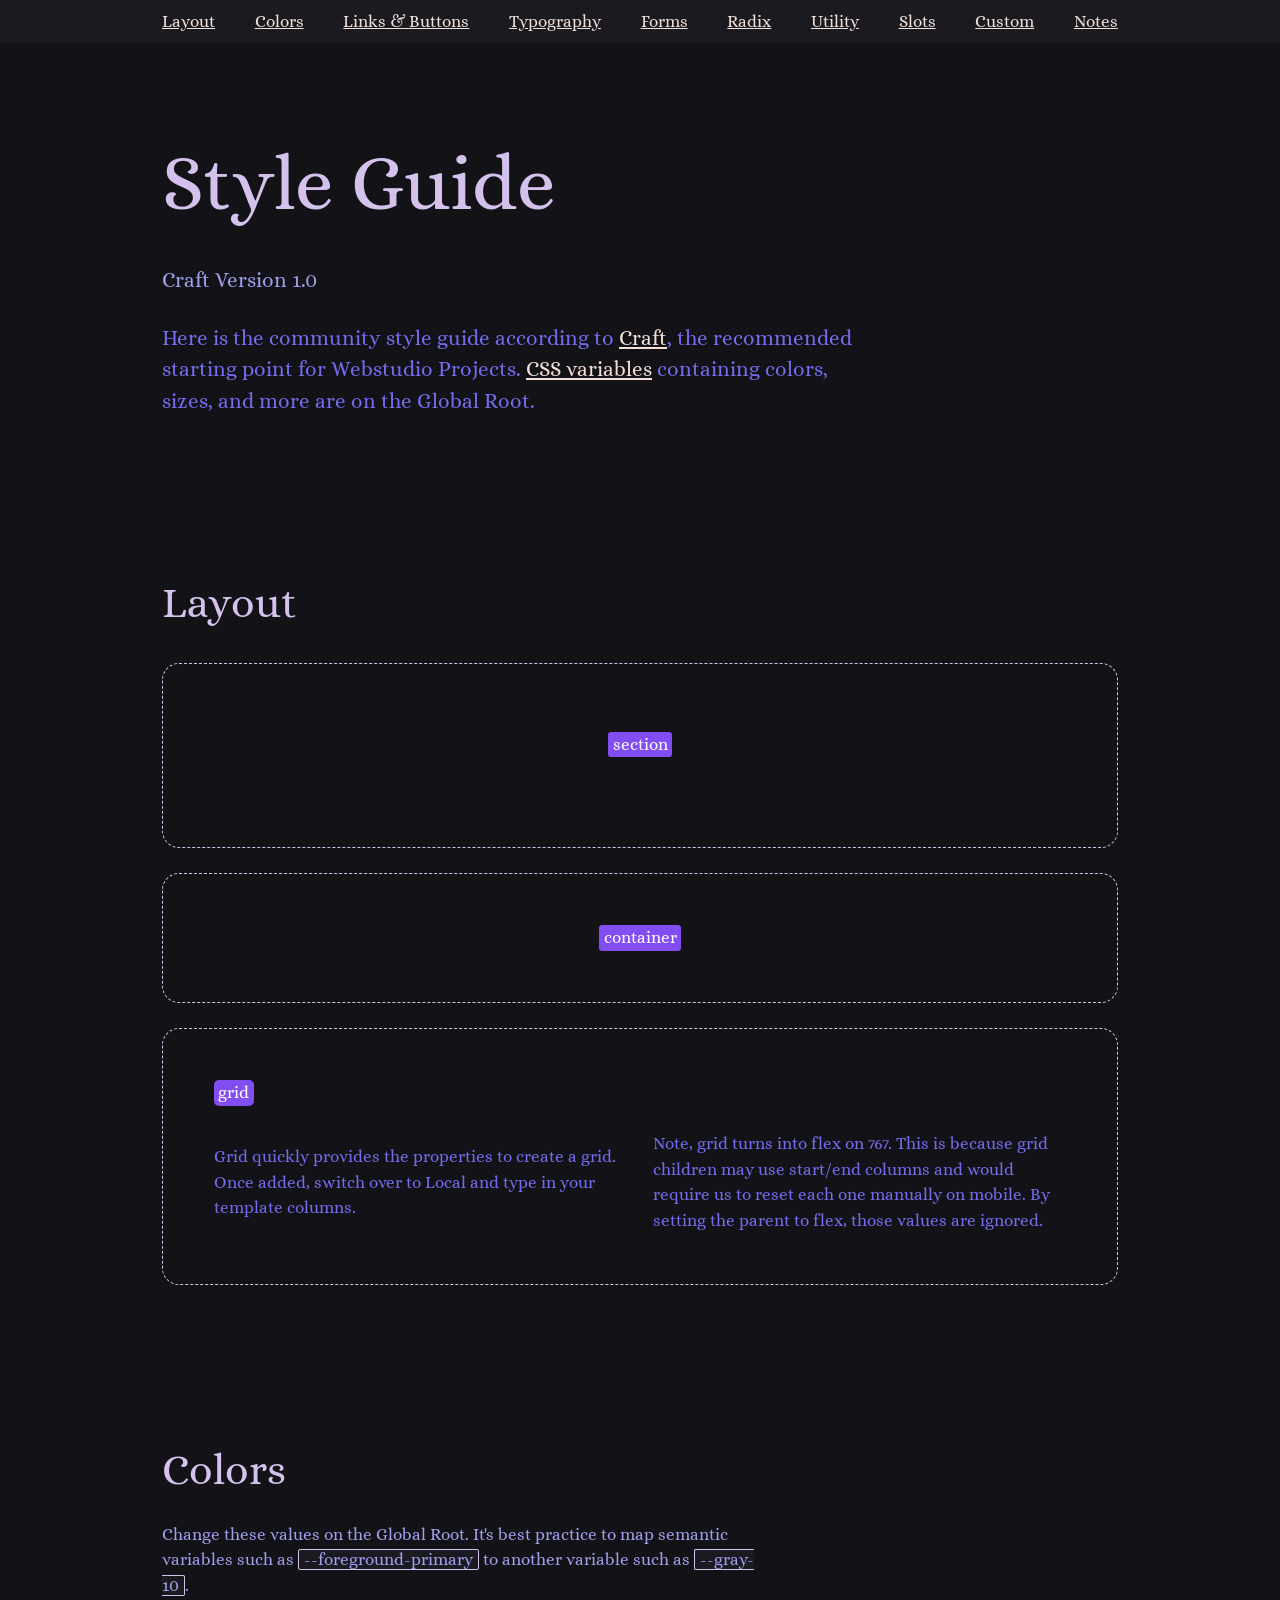
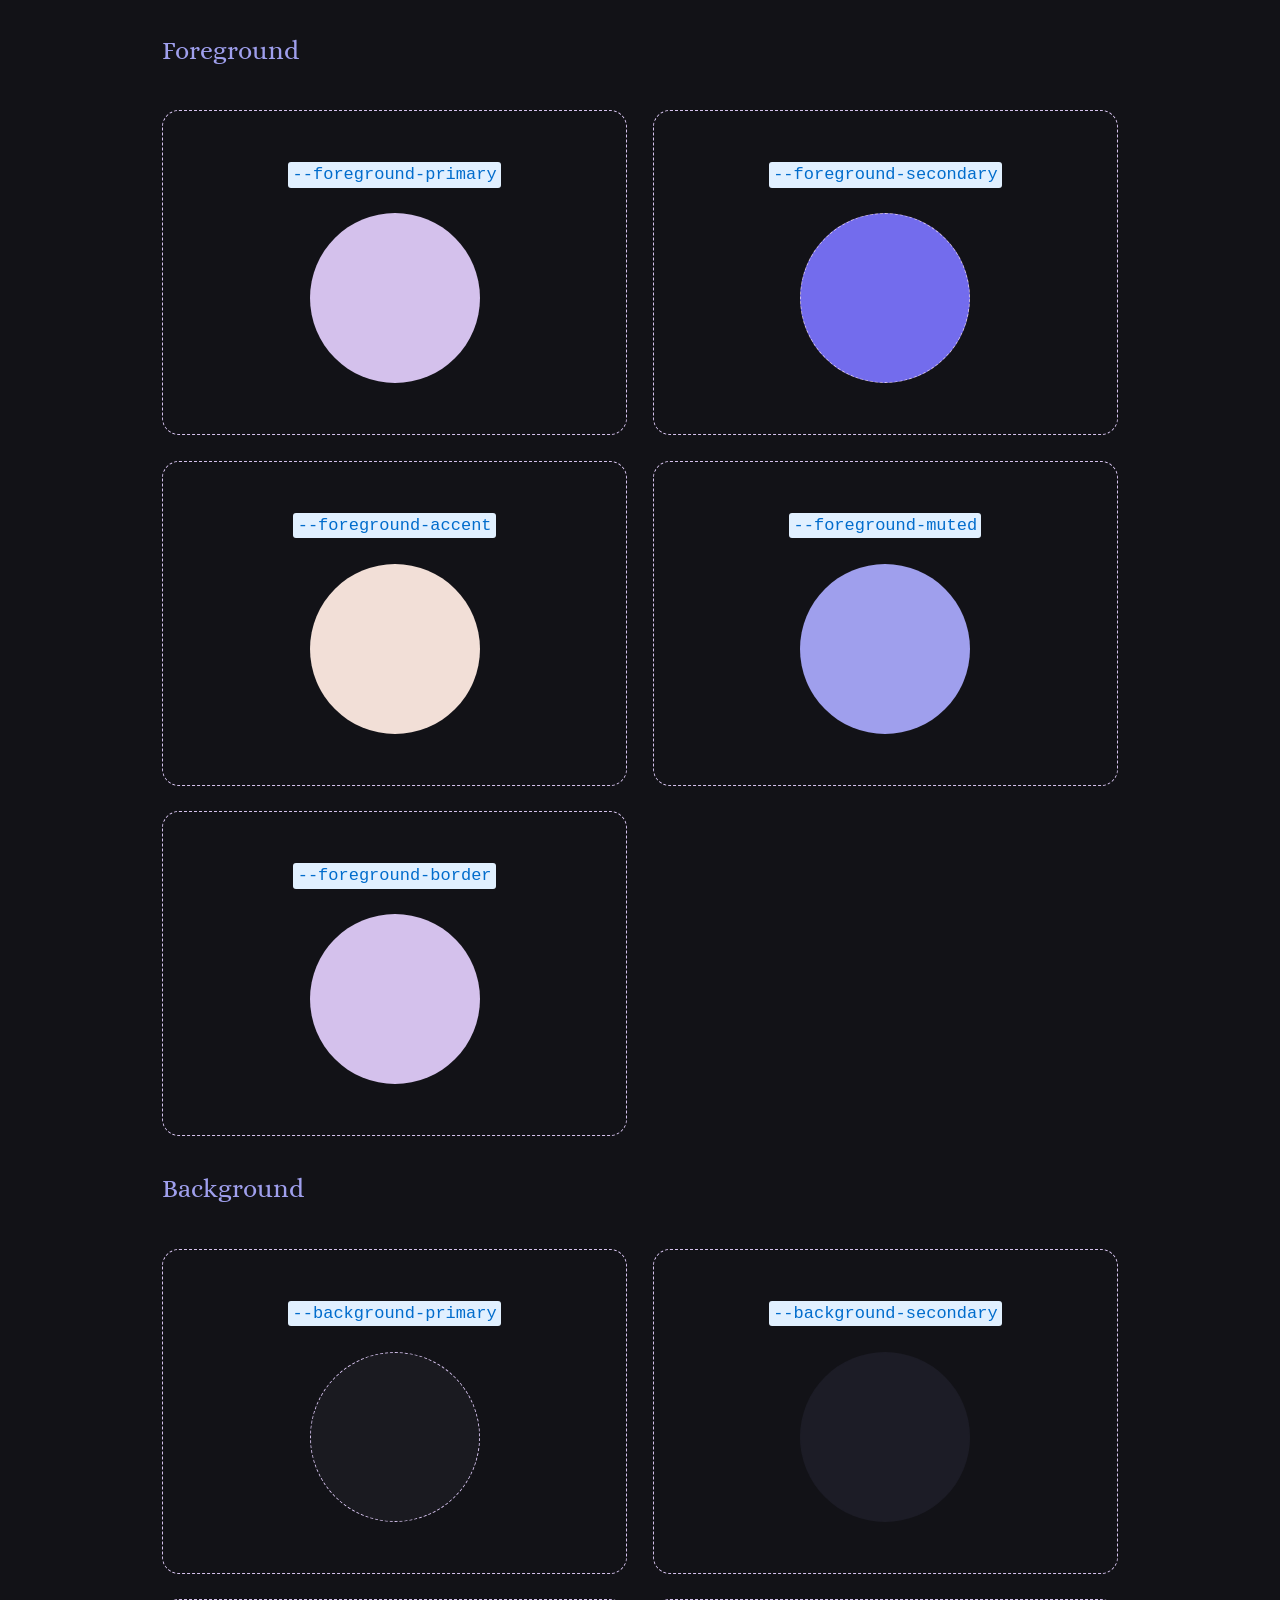
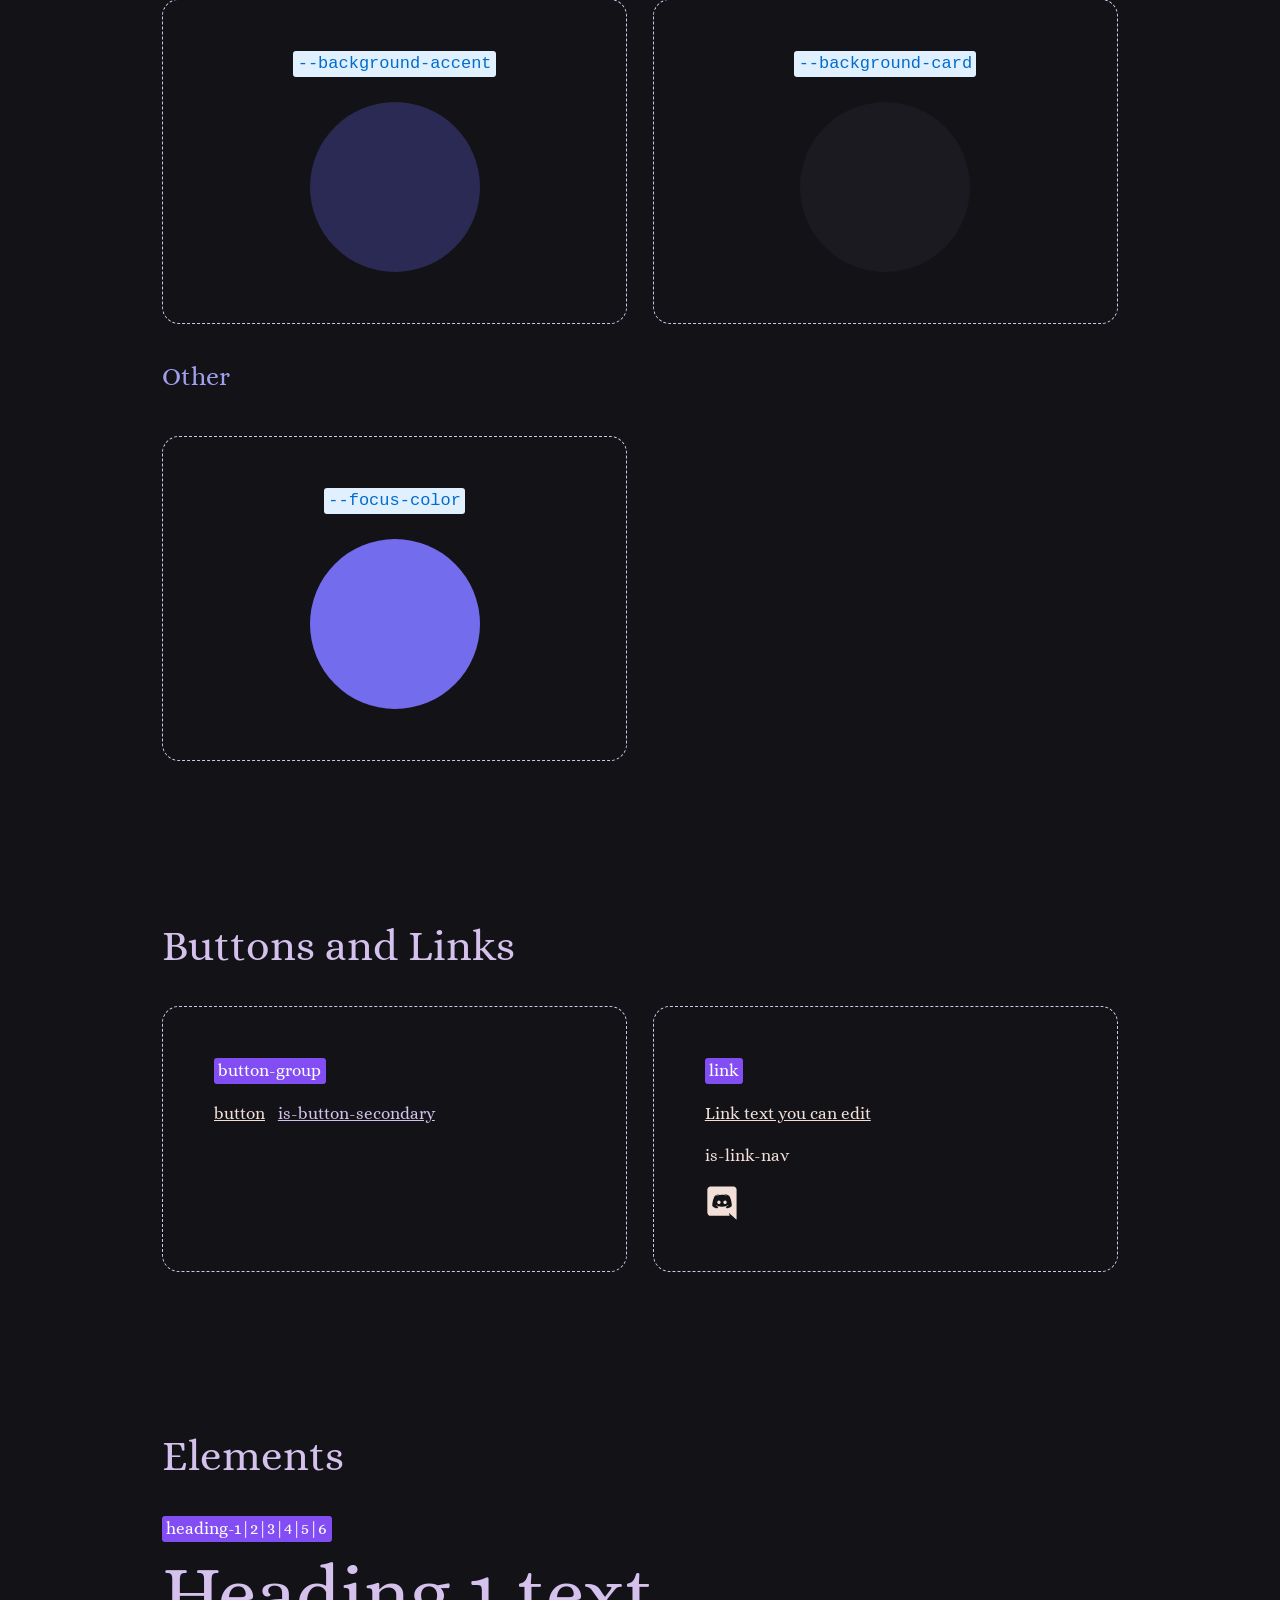
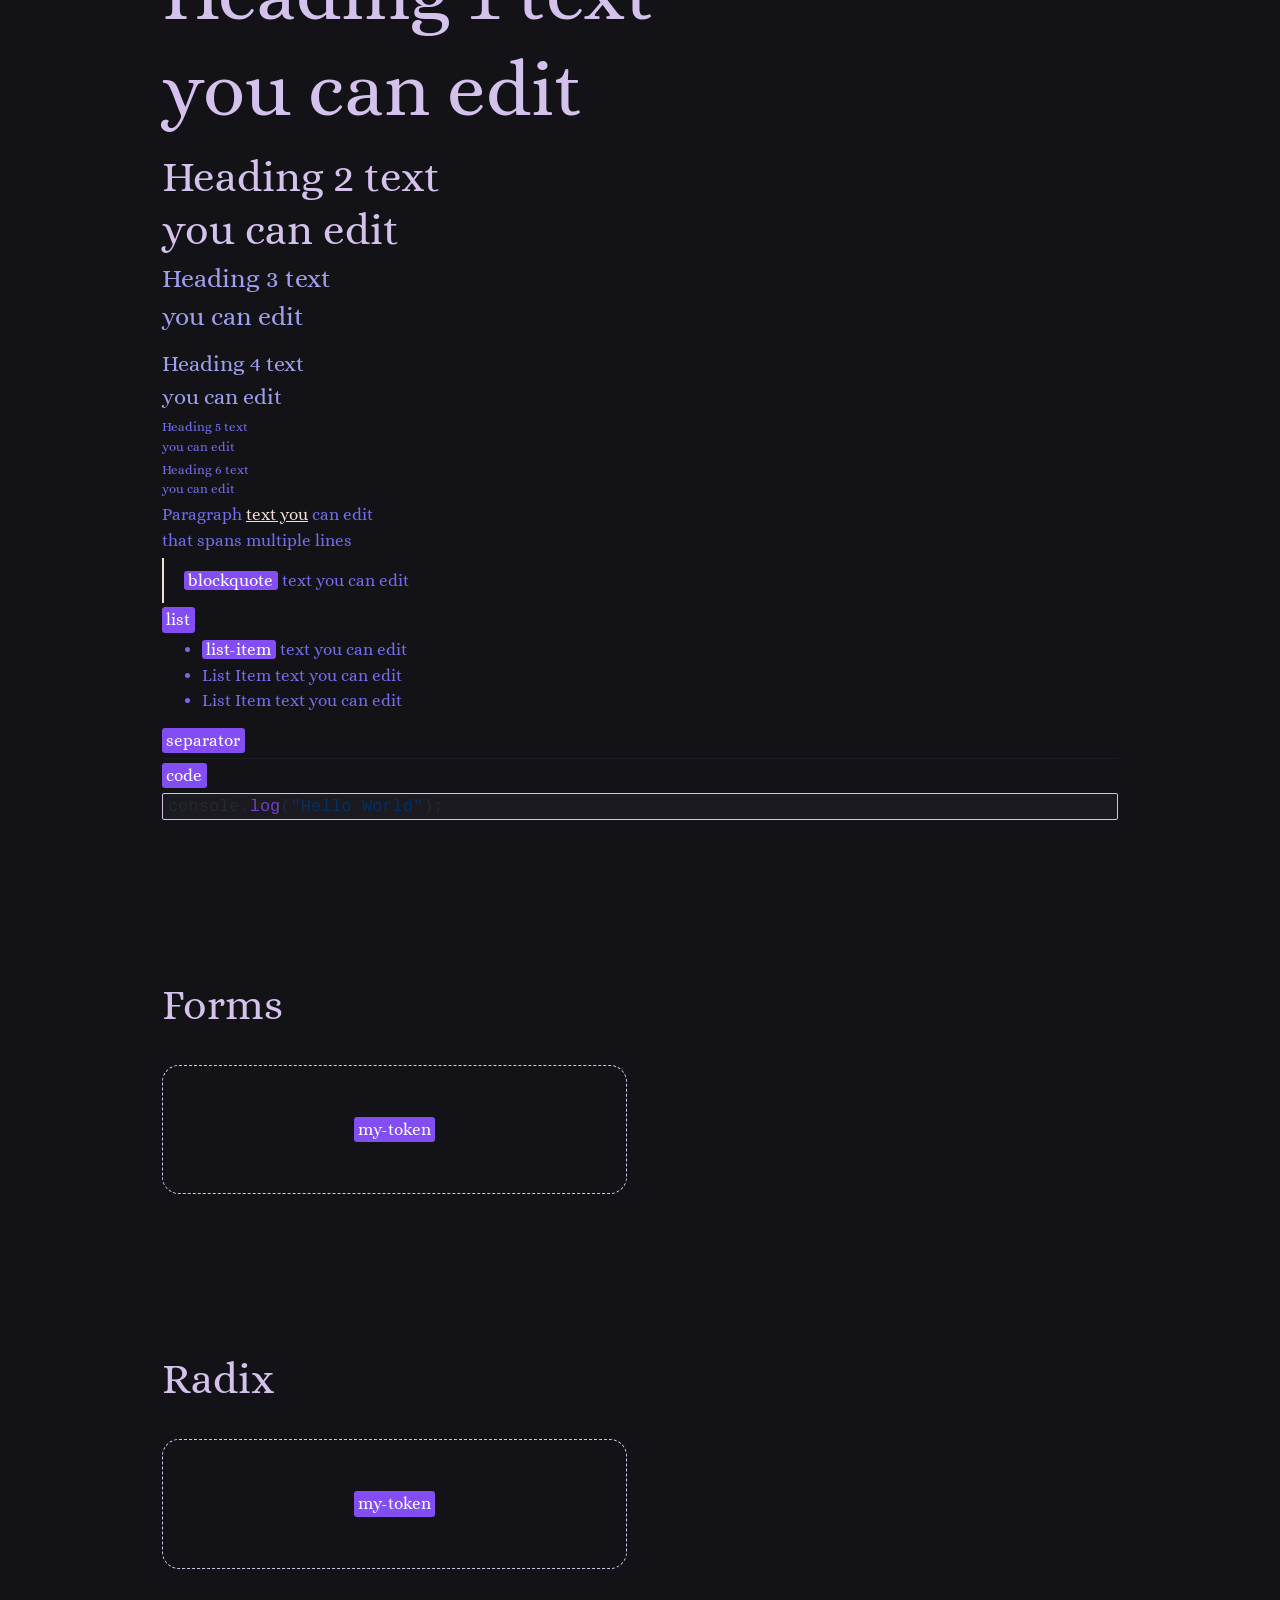
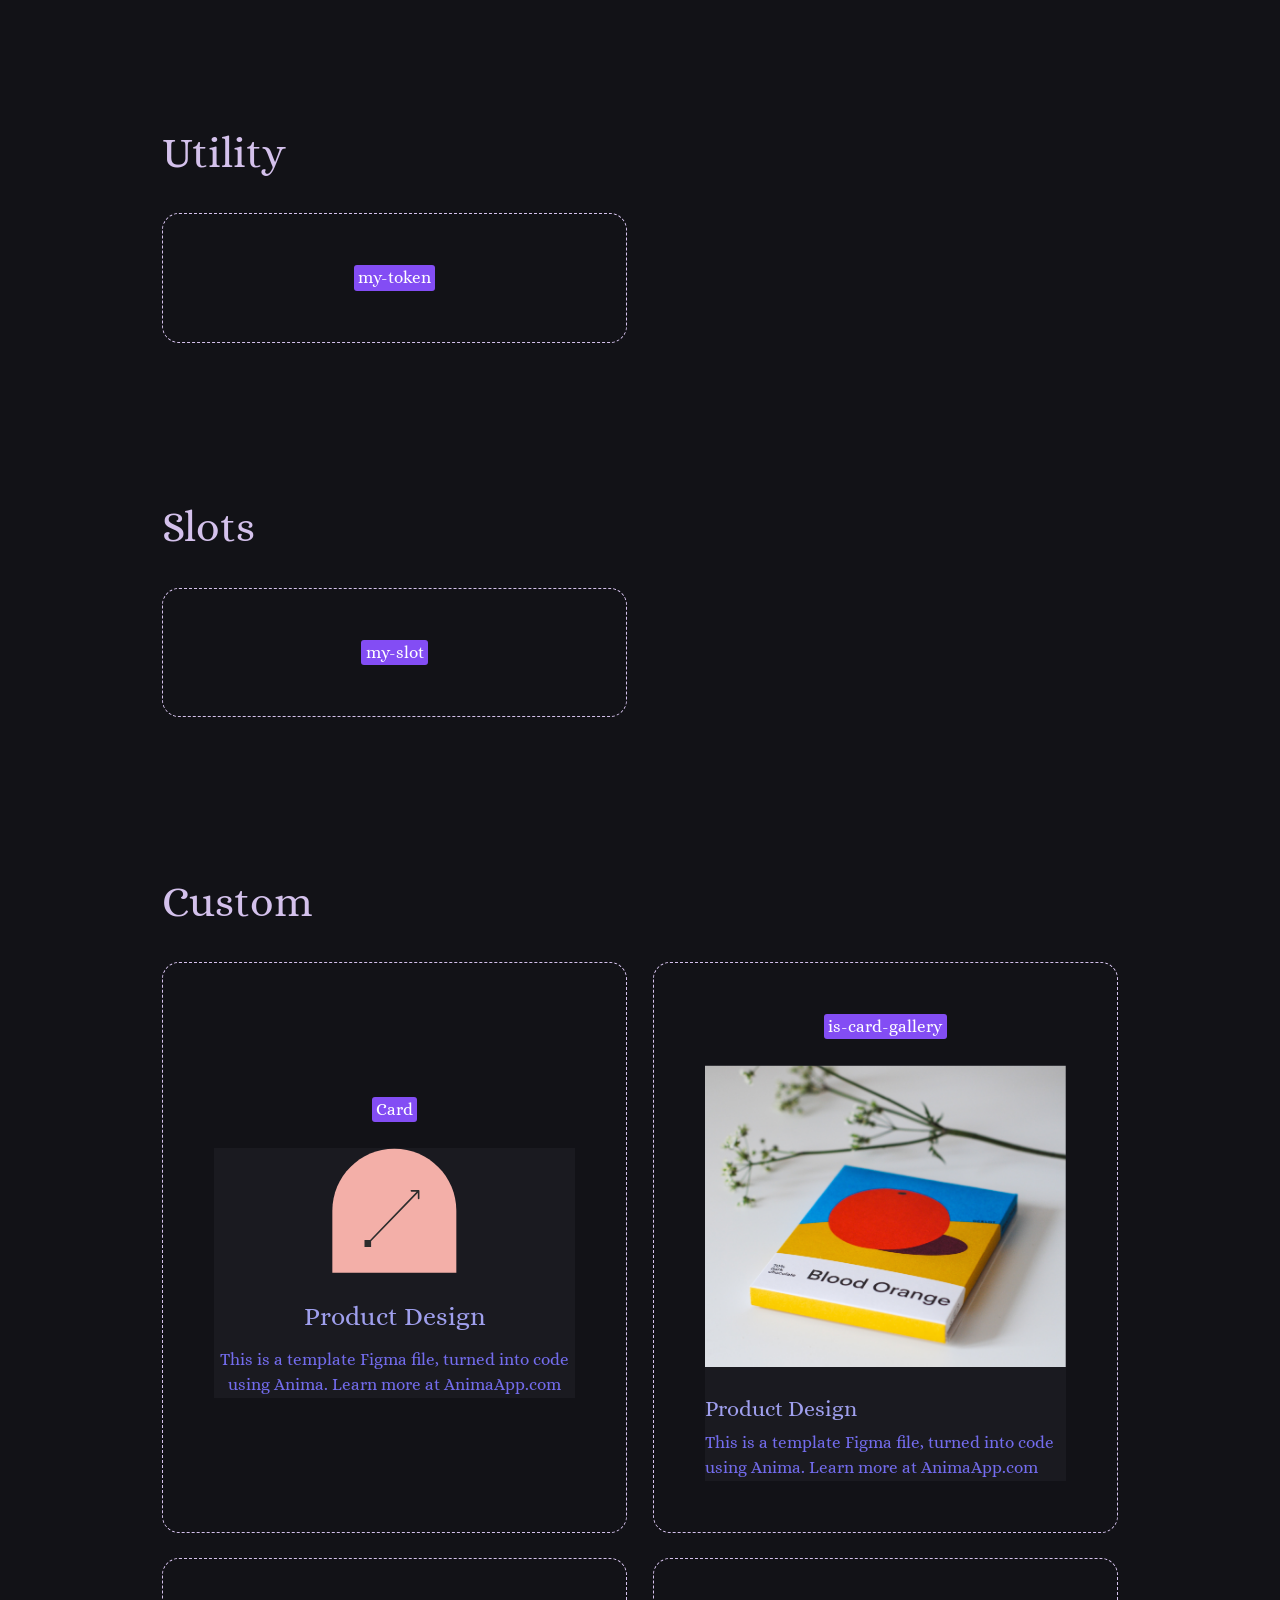
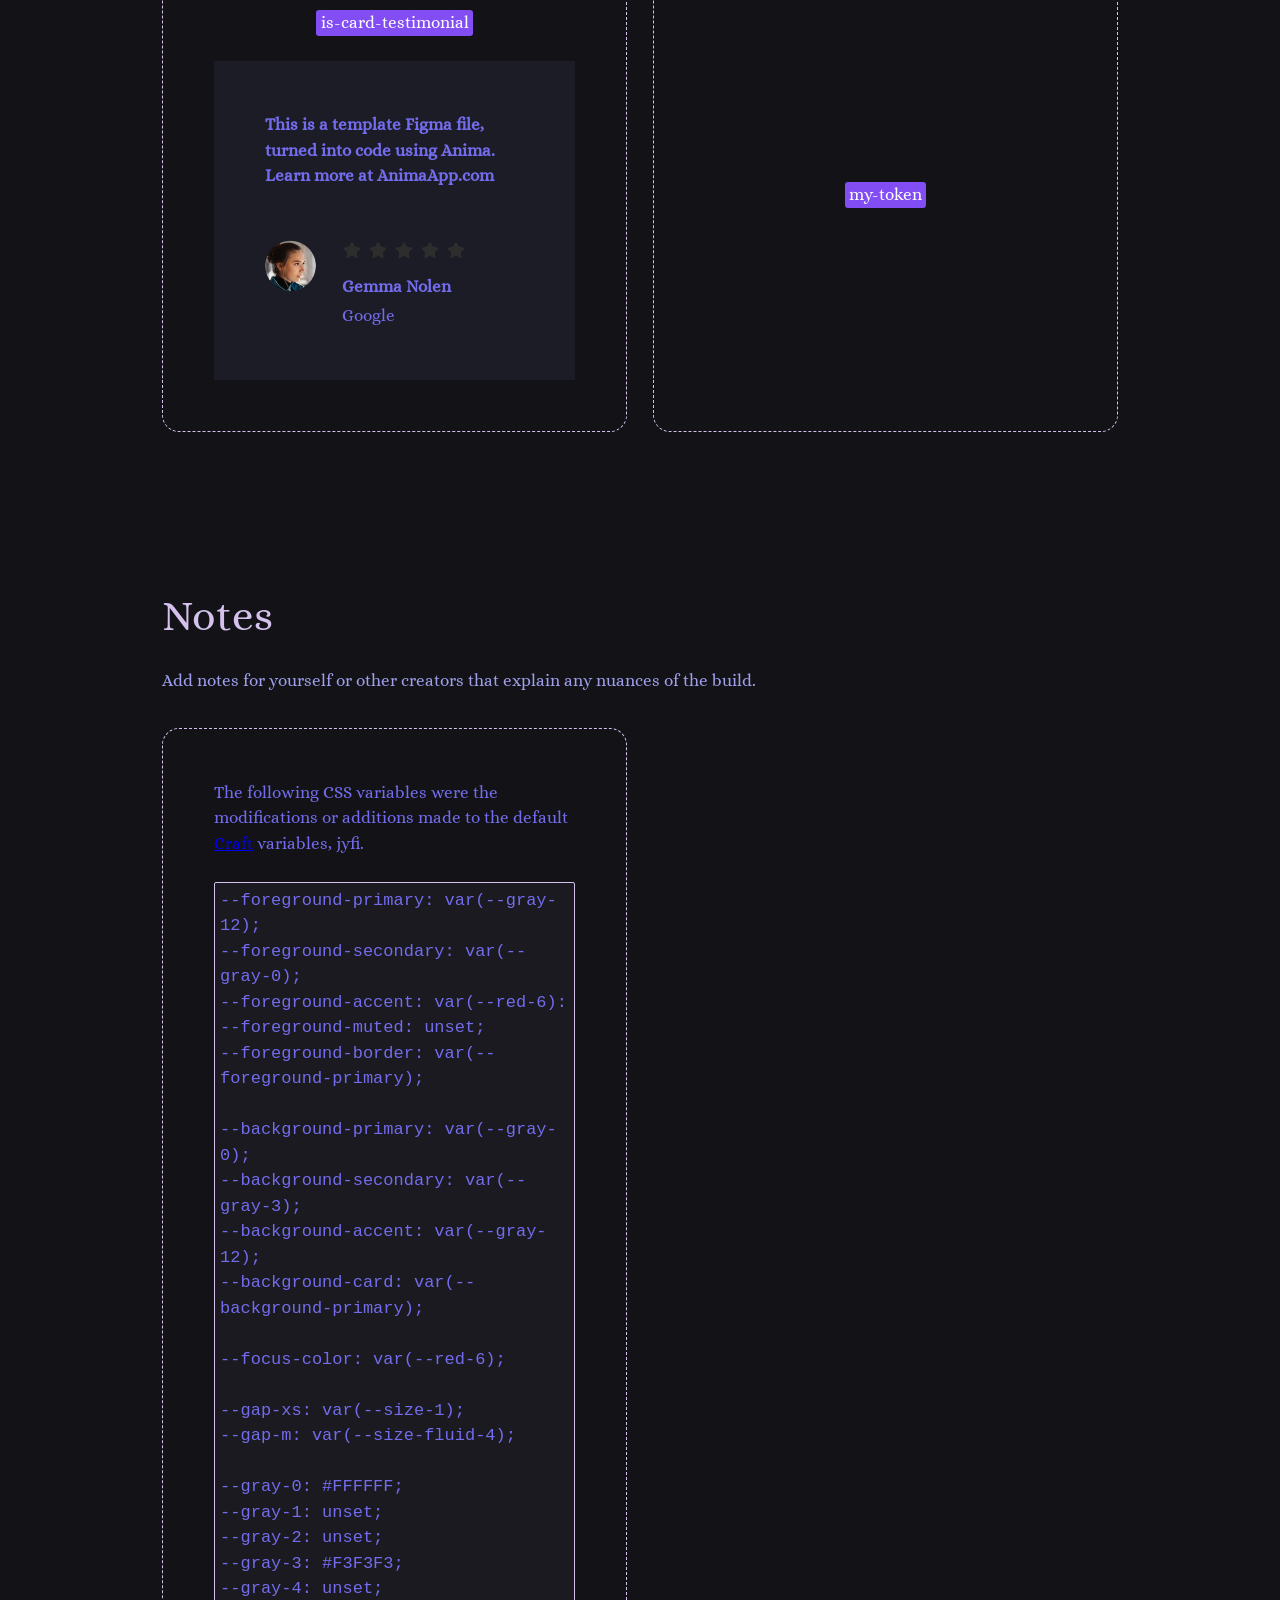
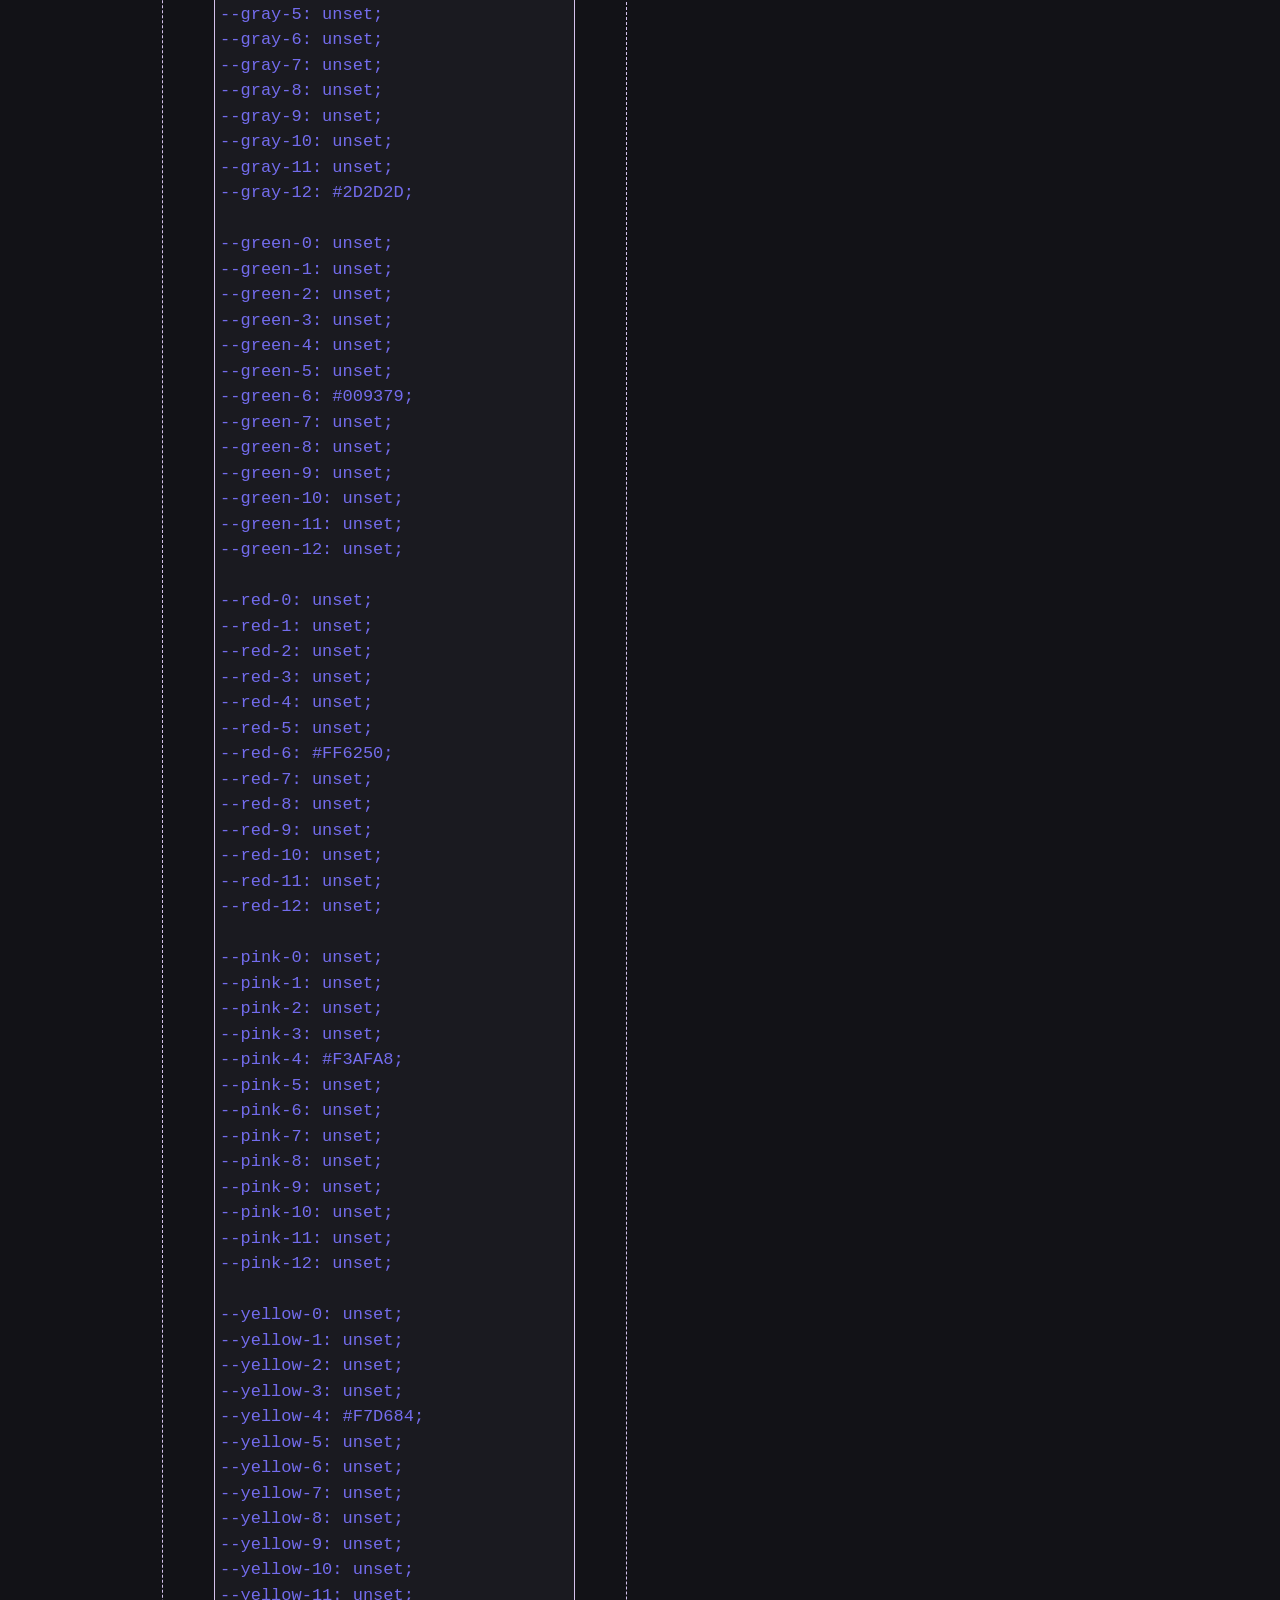
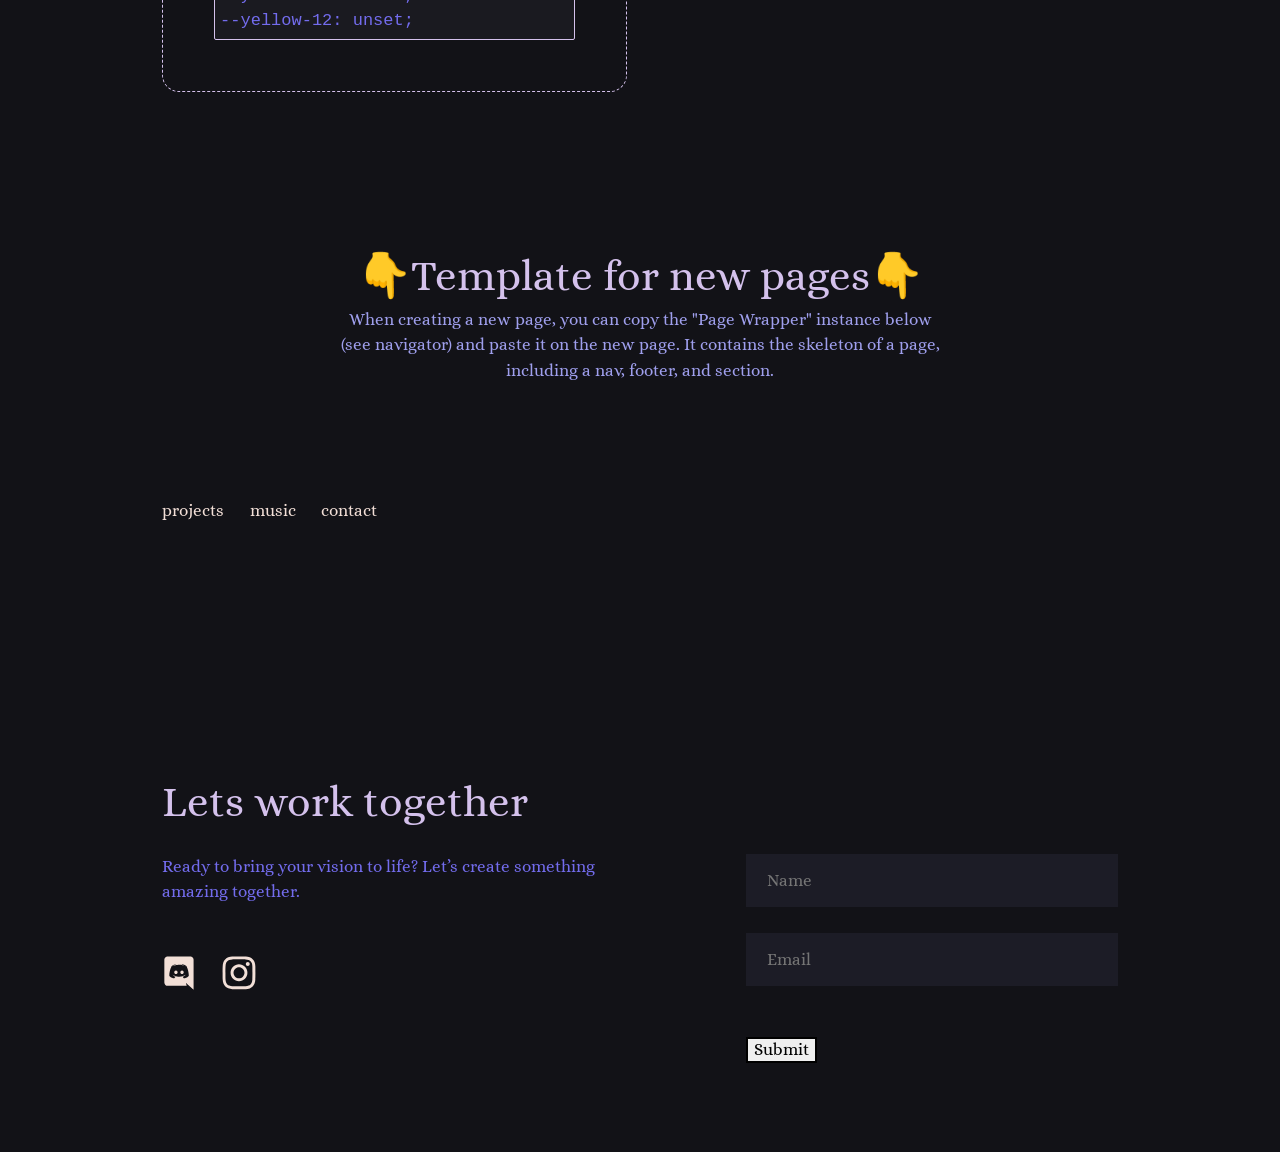
<file: style-guide/index.html>
<!DOCTYPE html><html lang="en" data-ws-project="66a39b79-3beb-401d-adb0-0a21591e1f16" data-ws-version="1290" data-ws-last-published="2026-09-13T20:51:21.680Z"><head><link rel="stylesheet" type="text/css" href="/assets/static/app_generated_index-6937cd5a.DGYbYyuu.css"><meta charSet="UTF-8"/><meta name="viewport" content="width=device-width,initial-scale=1"/><link rel="icon" href="/assets/eyesonme_ChvdBNwp65qBAzmsVITr-.png"/><link rel="preload" href="/assets/Alice-Regular_XMNaoUV7Vbv5OWOt-AKFd.ttf" as="font" crossorigin="anonymous"/><meta property="og:url" content="https://url/style-guide"/><meta property="og:title" content="Untitled"/><meta property="og:type" content="website"/><meta property="og:site_name" content="tringle&#x27;s portfolio"/><meta name="robots" content="noindex, nofollow"/><meta property="twitter:card" content="summary_large_image"/><title>Untitled</title><script type="application/ld+json">{
  "@context": "https://schema.org",
  "@type": "WebSite",
  "name": "tringle's portfolio"
}</script></head><body id="top" class="w-body"><div class="w-box c33xfh3 c1mzb2kd cuj80l1"><div class="w-box c1357293 c9jnjeu c5tmc3l c1ldum37 czr2pxy c155uc7w cry9bxc c1lfjoq7 c11ykhog c1kt5iwx"><div class="w-box cry9bxc c1lfjoq7 c1z0l37u c1ml0hr7 cbmc0x9"><h1 class="w-heading crtb983 c10r87ok cn12ej2 c32myit c1cn3fw9 c12y6bqh c74765 c1x4o3yc">Style Guide</h1><div class="w-text c1nkzcyu c91x88d">Craft Version 1.0</div><p class="w-paragraph cz5g8eb c1nkzcyu">Here is the community style guide according to <a href="https://docs.webstudio.is/university/craft" target="_blank" class="w-rich-text-link cp7x9i1 cld4m44 c180fws7 c1e9wxra c1c9nyn co9inq6 c18nx7en c13zjl4p c1fhiulb cl60rel czukzo6 c1f2c285">Craft</a>, the recommended starting point for Webstudio Projects. <a href="https://docs.webstudio.is/university/foundations/css-variables" target="_blank" class="w-rich-text-link cp7x9i1 cld4m44 c180fws7 c1e9wxra c1c9nyn co9inq6 c18nx7en c13zjl4p c1fhiulb cl60rel czukzo6 c1f2c285">CSS variables</a> containing colors, sizes, and more are on the Global Root. </p></div><div id="layout" class="w-box cry9bxc c1lfjoq7 cdq89vd c1tcoltv c1778y6x"><div class="w-box cry9bxc c1lfjoq7 c1z0l37u c1ml0hr7 cbmc0x9"><h2 class="w-heading c1dxq9cf c10r87ok c32myit cwrra4i cn12ej2 c12y6bqh cuj80l1">Layout</h2></div><div class="w-box copqmak c9sypx0 c1w3ahi2 c3zdkj3"><div class="w-box c12n5uks csb0ifw cg5j03k c8od1c4 cry9bxc c1qyy4dh ct02u4h c33xfh3 c1mzb2kd c1vaudkt cci8rp4 c1fhkm63 clv8gve c1lfjoq7 cll3pt2 c1gy5yet cuj80l1 c1qdn8k2"><div class="w-text c13hpgo3 cbvffy can94pj c1p3n7hw c1qom380 c1pn4vw7 cczo11 c1tnvyeo c1pm51o8 c18tatc1">section</div></div><div class="w-box c12n5uks csb0ifw cg5j03k c8od1c4 cry9bxc c1qyy4dh ct02u4h c2keyc8 cnkorcr c1ldum37 c5tmc3l c1fhkm63 clv8gve c1lfjoq7 ca4qjwu c1cdc69r c1357293 c9jnjeu czr2pxy c155uc7w c1qdn8k2"><div class="w-text c13hpgo3 cbvffy can94pj c1p3n7hw c1qom380 c1pn4vw7 cczo11 c1tnvyeo c1pm51o8 c18tatc1">container</div></div><div class="w-box c12n5uks csb0ifw cg5j03k c8od1c4 copqmak c1qyy4dh ct02u4h c1fhkm63 clv8gve c1lfjoq7 c10zkoym ct8c5y2 c1f64byh c1qdn8k2 c1g7fxd7"><div class="w-box c7rvndl c2w8hv4"><div class="w-text c13hpgo3 c1umavhe caipwxg cbvffy can94pj c1b1clqm cir85gx c1qom380 cr8yqfm c1ufwdzl c5blvcv cml0h3f c5m8ase clv8gve">grid</div></div><div class="w-box"><p class="w-paragraph">Grid quickly provides the properties to create a grid. Once added, switch over to Local and type in your template columns.</p></div><div class="w-box"><p class="w-paragraph">Note, grid turns into flex on 767. This is because grid children may use start/end columns and would require us to reset each one manually on mobile. By setting the parent to flex, those values are ignored.</p></div></div></div></div><div id="colors" class="w-box cry9bxc c1lfjoq7 cdq89vd c1tcoltv c1778y6x"><div class="w-box cry9bxc c1lfjoq7 c1z0l37u c1ml0hr7 cbmc0x9"><h2 class="w-heading c1dxq9cf c10r87ok c32myit cwrra4i cn12ej2 c12y6bqh cuj80l1">Colors</h2><p class="w-paragraph c91x88d c1rco612">Change these values on the Global Root. It&#x27;s best practice to map semantic variables such as <span class="w-text-1 c2i0393 c19evryj cntnubm c16hrg7f c12vy3a5 cuwcd3w c182r5t9 c27bbqk">--foreground-primary</span> to another variable such as <span class="w-text-1 c2i0393 c19evryj cntnubm c16hrg7f c12vy3a5 cuwcd3w c182r5t9 c27bbqk">--gray-10</span>.</p></div><h3 class="w-heading cn12ej2 czt9u4x c1fsvple c6k8nt0 cl4bapb c1vqi54u crvhjls">Foreground</h3><div class="w-box copqmak c1f64byh c1w3ahi2 c3zdkj3"><div class="w-box c12n5uks csb0ifw cg5j03k c8od1c4 cry9bxc c1qyy4dh ct02u4h c1fhkm63 clv8gve c1lfjoq7 cll3pt2 c1gy5yet c1qdn8k2 c1g7fxd7"><div class="w-text c1oa4dlv cbvffy can94pj cjid75y c1qom380 c1pn4vw7 cczo11 c1tnvyeo c1pm51o8 c18tatc1 c16x0h2l">--foreground-primary</div><div class="w-box cagnu3j c1cx42qj c1nj04wn c1nitjp7 c195lvp6 c1hr6a6t c1s9lq31 c12y6bqh c6pvryr"></div></div><div class="w-box c12n5uks csb0ifw cg5j03k c8od1c4 cry9bxc c1qyy4dh ct02u4h c1fhkm63 clv8gve c1lfjoq7 cll3pt2 c1gy5yet c1qdn8k2 c1g7fxd7"><div class="w-text c1oa4dlv cbvffy can94pj cjid75y c1qom380 c1pn4vw7 cczo11 c1tnvyeo c1pm51o8 c18tatc1 c16x0h2l">--foreground-secondary</div><div class="w-box cagnu3j c1cx42qj c1nj04wn c1nitjp7 c195lvp6 c1hr6a6t c1s9lq31 c1bd9ep2 c1qdn8k2"></div></div><div class="w-box c12n5uks csb0ifw cg5j03k c8od1c4 cry9bxc c1qyy4dh ct02u4h c1fhkm63 clv8gve c1lfjoq7 cll3pt2 c1gy5yet c1qdn8k2 c1g7fxd7"><div class="w-text c1oa4dlv cbvffy can94pj cjid75y c1qom380 c1pn4vw7 cczo11 c1tnvyeo c1pm51o8 c18tatc1 c16x0h2l">--foreground-accent</div><div class="w-box cagnu3j c1cx42qj c1nj04wn c1nitjp7 c195lvp6 c1hr6a6t c1s9lq31 cpp0nin c6pvryr"></div></div><div class="w-box c12n5uks csb0ifw cg5j03k c8od1c4 cry9bxc c1qyy4dh ct02u4h c1fhkm63 clv8gve c1lfjoq7 cll3pt2 c1gy5yet c1qdn8k2 c1g7fxd7"><div class="w-text c1oa4dlv cbvffy can94pj cjid75y c1qom380 c1pn4vw7 cczo11 c1tnvyeo c1pm51o8 c18tatc1 c16x0h2l">--foreground-muted</div><div class="w-box cagnu3j c1cx42qj c1nj04wn c1nitjp7 c195lvp6 c1hr6a6t c1s9lq31 czt9u4x c6pvryr"></div></div><div class="w-box c12n5uks csb0ifw cg5j03k c8od1c4 cry9bxc c1qyy4dh ct02u4h c1fhkm63 clv8gve c1lfjoq7 cll3pt2 c1gy5yet c1qdn8k2 c1g7fxd7"><div class="w-text c1oa4dlv cbvffy can94pj cjid75y c1qom380 c1pn4vw7 cczo11 c1tnvyeo c1pm51o8 c18tatc1 c16x0h2l">--foreground-border</div><div class="w-box cagnu3j c1cx42qj c1nj04wn c1nitjp7 c195lvp6 c1hr6a6t c1s9lq31 cchda18 c6pvryr"></div></div></div><h3 class="w-heading cn12ej2 czt9u4x c1fsvple c6k8nt0 cl4bapb c1vqi54u crvhjls">Background</h3><div class="w-box copqmak c1f64byh c1w3ahi2 c3zdkj3"><div class="w-box c12n5uks csb0ifw cg5j03k c8od1c4 cry9bxc c1qyy4dh ct02u4h c1fhkm63 clv8gve c1lfjoq7 cll3pt2 c1gy5yet c1qdn8k2 c1g7fxd7"><div class="w-text c1oa4dlv cbvffy can94pj cjid75y c1qom380 c1pn4vw7 cczo11 c1tnvyeo c1pm51o8 c18tatc1 c16x0h2l">--background-primary</div><div class="w-box cagnu3j c1cx42qj c1nj04wn c1nitjp7 c195lvp6 c1hr6a6t c1s9lq31 cvgv9nf c1qdn8k2"></div></div><div class="w-box c12n5uks csb0ifw cg5j03k c8od1c4 cry9bxc c1qyy4dh ct02u4h c1fhkm63 clv8gve c1lfjoq7 cll3pt2 c1gy5yet c1qdn8k2 c1g7fxd7"><div class="w-text c1oa4dlv cbvffy can94pj cjid75y c1qom380 c1pn4vw7 cczo11 c1tnvyeo c1pm51o8 c18tatc1 c16x0h2l">--background-secondary</div><div class="w-box cagnu3j c1cx42qj c1nj04wn c1nitjp7 c195lvp6 c1hr6a6t c1s9lq31 c1llqm3g c6pvryr"></div></div><div class="w-box c12n5uks csb0ifw cg5j03k c8od1c4 cry9bxc c1qyy4dh ct02u4h c1fhkm63 clv8gve c1lfjoq7 cll3pt2 c1gy5yet c1qdn8k2 c1g7fxd7"><div class="w-text c1oa4dlv cbvffy can94pj cjid75y c1qom380 c1pn4vw7 cczo11 c1tnvyeo c1pm51o8 c18tatc1 c16x0h2l">--background-accent</div><div class="w-box cagnu3j c1cx42qj c1nj04wn c1nitjp7 c195lvp6 c1hr6a6t c1s9lq31 c1iv8y8b c6pvryr"></div></div><div class="w-box c12n5uks csb0ifw cg5j03k c8od1c4 cry9bxc c1qyy4dh ct02u4h c1fhkm63 clv8gve c1lfjoq7 cll3pt2 c1gy5yet c1qdn8k2 c1g7fxd7"><div class="w-text c1oa4dlv cbvffy can94pj cjid75y c1qom380 c1pn4vw7 cczo11 c1tnvyeo c1pm51o8 c18tatc1 c16x0h2l">--background-card</div><div class="w-box cagnu3j c1cx42qj c1nj04wn c1nitjp7 c195lvp6 c1hr6a6t c1s9lq31 cow0ixc c6pvryr"></div></div></div><h3 class="w-heading cn12ej2 czt9u4x c1fsvple c6k8nt0 cl4bapb c1vqi54u crvhjls">Other</h3><div class="w-box copqmak c1f64byh c1w3ahi2 c3zdkj3"><div class="w-box c12n5uks csb0ifw cg5j03k c8od1c4 cry9bxc c1qyy4dh ct02u4h c1fhkm63 clv8gve c1lfjoq7 cll3pt2 c1gy5yet c1qdn8k2 c1g7fxd7"><div class="w-text c1oa4dlv cbvffy can94pj cjid75y c1qom380 c1pn4vw7 cczo11 c1tnvyeo c1pm51o8 c18tatc1 c16x0h2l">--focus-color</div><div class="w-box cagnu3j c1cx42qj c1nj04wn c1nitjp7 c195lvp6 c1hr6a6t c1s9lq31 c17o0p2u c6pvryr"></div></div></div></div><div id="links-buttons" class="w-box cry9bxc c1lfjoq7 cdq89vd c1tcoltv c1778y6x"><div class="w-box cry9bxc c1lfjoq7 c1z0l37u c1ml0hr7 cbmc0x9"><h2 class="w-heading c1dxq9cf c10r87ok c32myit cwrra4i cn12ej2 c12y6bqh cuj80l1">Buttons and Links</h2></div><div class="w-box copqmak c1f64byh c1w3ahi2 c3zdkj3"><div class="w-box c12n5uks csb0ifw cg5j03k c8od1c4 cry9bxc c16xs6ny c1wt8a7g c1fhkm63 clv8gve c1lfjoq7 c133lpx4 c14u5o53 c1qdn8k2 c1g7fxd7"><div class="w-text c13hpgo3 cbvffy can94pj c1p3n7hw c1qom380 c1pn4vw7 cczo11 c1tnvyeo c1pm51o8 c18tatc1">button-group</div><div class="w-box cry9bxc c1qyy4dh c1wt8a7g c17drxn3 cvj021w c15cml01"><a class="w-link cpp0nin" href="#">button</a><a class="w-link c1e7helk cyhyq7c c1a3rzci c1owzfpt cr1ky9f c15dw1qs" href="#">is-button-secondary</a></div></div><div class="w-box c12n5uks csb0ifw cg5j03k c8od1c4 cry9bxc c16xs6ny c1wt8a7g c1fhkm63 clv8gve c1lfjoq7 c133lpx4 c14u5o53 c1qdn8k2 c1g7fxd7"><div class="w-text c13hpgo3 cbvffy can94pj c1p3n7hw c1qom380 c1pn4vw7 cczo11 c1tnvyeo c1pm51o8 c18tatc1">link</div><a class="w-link cp7x9i1 cld4m44 c180fws7 c1e9wxra c1c9nyn co9inq6 c18nx7en c13zjl4p c1fhiulb cl60rel czukzo6 c1f2c285" href="#">Link text you can edit</a><a class="w-link cp7x9i1 cld4m44 c135vpv5 c1e9wxra c1c9nyn co9inq6 c18nx7en c13zjl4p c1fhiulb cl60rel czukzo6 c1f2c285" href="#">is-link-nav</a><a class="w-link cp7x9i1 csru8nn c180fws7 c1e9wxra c1c9nyn co9inq6 c18nx7en c13zjl4p c1g1x4wk c1xty5yn cl60rel czukzo6 c1f2c285" href="#"><div class="w-html-embed"><svg width="100%" height="100%" viewBox="0 0 26 29" fill="none" xmlns="http://www.w3.org/2000/svg">
<path d="M10.3895 12.2844C9.57651 12.2844 8.93601 12.9969 8.93601 13.8669C8.93601 14.7339 9.59151 15.4494 10.3895 15.4494C11.201 15.4494 11.8415 14.7339 11.8415 13.8669C11.858 12.9954 11.201 12.2844 10.3895 12.2844ZM15.5915 12.2844C14.7785 12.2844 14.138 12.9969 14.138 13.8669C14.138 14.7339 14.7935 15.4494 15.5915 15.4494C16.403 15.4494 17.0435 14.7339 17.0435 13.8669C17.042 12.9954 16.403 12.2844 15.5915 12.2844Z" fill="currentColor"></path>
<path d="M22.517 0.327881H3.42051C3.036 0.328865 2.65545 0.405574 2.30058 0.553629C1.94572 0.701684 1.62349 0.918186 1.35229 1.19077C1.0811 1.46336 0.866253 1.78669 0.720018 2.14231C0.573782 2.49793 0.499023 2.87887 0.50001 3.26338V22.5294C0.50001 24.1539 1.81101 25.4649 3.42051 25.4649H19.58L18.8225 22.8264L20.648 24.5229L22.3715 26.1189L25.4375 28.8279V3.26338C25.4385 2.87887 25.3637 2.49793 25.2175 2.14231C25.0713 1.78669 24.8564 1.46336 24.5852 1.19077C24.314 0.918186 23.9918 0.701684 23.6369 0.553629C23.2821 0.405574 22.9015 0.328865 22.517 0.327881ZM17.015 18.9384C17.015 18.9384 16.502 18.3264 16.076 17.7819C17.942 17.2539 18.6545 16.0869 18.6545 16.0869C18.0695 16.4709 17.5145 16.7439 17.015 16.9299C15.1965 17.6909 13.194 17.8986 11.258 17.5269C10.5427 17.3864 9.84173 17.1805 9.16401 16.9119C8.80658 16.7761 8.45922 16.6152 8.12451 16.4304C8.08101 16.3989 8.03901 16.3869 7.99701 16.3584C7.97454 16.3477 7.9546 16.3324 7.93851 16.3134C7.68201 16.1724 7.53951 16.0734 7.53951 16.0734C7.53951 16.0734 8.22351 17.2134 10.034 17.7549C9.60651 18.2949 9.07851 18.9384 9.07851 18.9384C5.93001 18.8379 4.73451 16.7724 4.73451 16.7724C4.73451 12.1839 6.78651 8.46538 6.78651 8.46538C8.83851 6.92488 10.79 6.96838 10.79 6.96838L10.9325 7.13938C8.36751 7.88188 7.18401 9.00688 7.18401 9.00688C7.18401 9.00688 7.49901 8.83588 8.02551 8.59438C9.54951 7.92538 10.76 7.73938 11.2595 7.69588C11.345 7.68238 11.417 7.66738 11.5025 7.66738C13.9733 7.33441 16.4857 7.80398 18.6695 9.00688C18.6695 9.00688 17.543 7.93888 15.1205 7.19788L15.32 6.96988C15.32 6.96988 17.273 6.92638 19.3235 8.46688C19.3235 8.46688 21.3755 12.1854 21.3755 16.7739C21.3755 16.7739 20.165 18.8379 17.015 18.9384Z" fill="currentColor"></path>
</svg>
</div></a></div></div></div><div id="typography" class="w-box cry9bxc c1lfjoq7 cdq89vd c1tcoltv c1778y6x"><div class="w-box cry9bxc c1lfjoq7 c1z0l37u c1ml0hr7 cbmc0x9"><h2 class="w-heading c1dxq9cf c10r87ok c32myit cwrra4i cn12ej2 c12y6bqh cuj80l1">Elements</h2></div><div class="w-box cry9bxc c1lfjoq7 cn6056e c1117wcl"><div class="w-text c13hpgo3 cbvffy can94pj c1p3n7hw c1qom380 c1pn4vw7 cczo11 c1tnvyeo c1pm51o8 c18tatc1">heading-1|2|3|4|5|6</div><h1 class="w-heading crtb983 c10r87ok cn12ej2 c32myit c1cn3fw9 c12y6bqh c74765 c1x4o3yc">Heading 1 text <br/>you can edit</h1><h1 class="w-heading c1dxq9cf c10r87ok c32myit cwrra4i cn12ej2 c12y6bqh cuj80l1">Heading 2 text <br/>you can edit</h1><h1 class="w-heading cn12ej2 czt9u4x c1fsvple c6k8nt0 cl4bapb c1vqi54u crvhjls">Heading 3 text <br/>you can edit</h1><h1 class="w-heading cn12ej2 c32myit cwrra4i c37u0mb c1b8h8s3">Heading 4 text <br/>you can edit</h1><h1 class="w-heading c1kol985 cn12ej2 c32myit cwrra4i">Heading 5 text <br/>you can edit</h1><h1 class="w-heading c1kol985 cn12ej2 c32myit cwrra4i">Heading 6 text <br/>you can edit</h1><p class="w-paragraph">Paragraph <a class="w-rich-text-link cp7x9i1 cld4m44 c180fws7 c1e9wxra c1c9nyn co9inq6 c18nx7en c13zjl4p c1fhiulb cl60rel czukzo6 c1f2c285" href="#">text you</a> can edit<br/>that spans multiple lines</p><blockquote class="w-blockquote cwrra4i c1i27g6s cmizqo3 c2dc58a cn9j8i"><span class="w-text-1 c13hpgo3 cbvffy can94pj c1p3n7hw c1qom380 c1pn4vw7 cczo11 c1tnvyeo c1pm51o8 c18tatc1">blockquote</span> text you can edit</blockquote><div class="w-text c13hpgo3 cbvffy can94pj c1p3n7hw c1qom380 c1pn4vw7 cczo11 c1tnvyeo c1pm51o8 c18tatc1">list</div><ul class="w-list"><li class="w-list-item"><span class="w-text-1 c13hpgo3 cbvffy can94pj c1p3n7hw c1qom380 c1pn4vw7 cczo11 c1tnvyeo c1pm51o8 c18tatc1">list-item</span> text you can edit</li><li class="w-list-item">List Item text you can edit</li><li class="w-list-item">List Item text you can edit</li></ul><div class="w-text c13hpgo3 cbvffy can94pj c1p3n7hw c1qom380 c1pn4vw7 cczo11 c1tnvyeo c1pm51o8 c18tatc1">separator</div><hr class="w-separator c1n8jgl5 czr2pxy c32myit cwrra4i"/><div class="w-text c13hpgo3 cbvffy can94pj c1p3n7hw c1qom380 c1pn4vw7 cczo11 c1tnvyeo c1pm51o8 c18tatc1">code</div><code class="w-code-text c2i0393 c19evryj cntnubm c16hrg7f c12vy3a5 cuwcd3w c182r5t9 c27bbqk" lang="" style="--w-code-text-theme-background:#fff;--w-code-text-theme-color:#24292e"><span class="line"><span style="color:#24292E">console.</span><span style="color:#6F42C1">log</span><span style="color:#24292E">(</span><span style="color:#032F62">&quot;Hello World&quot;</span><span style="color:#24292E">);</span></span></code></div></div><div id="forms" class="w-box cry9bxc c1lfjoq7 cdq89vd c1tcoltv c1778y6x"><div class="w-box cry9bxc c1lfjoq7 c1z0l37u c1ml0hr7 cbmc0x9"><h2 class="w-heading c1dxq9cf c10r87ok c32myit cwrra4i cn12ej2 c12y6bqh cuj80l1">Forms</h2></div><div class="w-box copqmak c1f64byh c1w3ahi2 c3zdkj3"><div class="w-box c12n5uks csb0ifw cg5j03k c8od1c4 cry9bxc c1qyy4dh ct02u4h c1fhkm63 clv8gve c1lfjoq7 cll3pt2 c1gy5yet c1qdn8k2 c1g7fxd7"><div class="w-text c13hpgo3 cbvffy can94pj c1p3n7hw c1qom380 c1pn4vw7 cczo11 c1tnvyeo c1pm51o8 c18tatc1">my-token</div></div></div></div><div id="radix" class="w-box cry9bxc c1lfjoq7 cdq89vd c1tcoltv c1778y6x"><div class="w-box cry9bxc c1lfjoq7 c1z0l37u c1ml0hr7 cbmc0x9"><h2 class="w-heading c1dxq9cf c10r87ok c32myit cwrra4i cn12ej2 c12y6bqh cuj80l1">Radix</h2></div><div class="w-box copqmak c1f64byh c1w3ahi2 c3zdkj3"><div class="w-box c12n5uks csb0ifw cg5j03k c8od1c4 cry9bxc c1qyy4dh ct02u4h c1fhkm63 clv8gve c1lfjoq7 cll3pt2 c1gy5yet c1qdn8k2 c1g7fxd7"><div class="w-text c13hpgo3 cbvffy can94pj c1p3n7hw c1qom380 c1pn4vw7 cczo11 c1tnvyeo c1pm51o8 c18tatc1">my-token</div></div></div></div><div id="utility" class="w-box cry9bxc c1lfjoq7 cdq89vd c1tcoltv c1778y6x"><div class="w-box cry9bxc c1lfjoq7 c1z0l37u c1ml0hr7 cbmc0x9"><h2 class="w-heading c1dxq9cf c10r87ok c32myit cwrra4i cn12ej2 c12y6bqh cuj80l1">Utility</h2></div><div class="w-box copqmak c1f64byh c1w3ahi2 c3zdkj3"><div class="w-box c12n5uks csb0ifw cg5j03k c8od1c4 cry9bxc c1qyy4dh ct02u4h c1fhkm63 clv8gve c1lfjoq7 cll3pt2 c1gy5yet c1qdn8k2 c1g7fxd7"><div class="w-text c13hpgo3 cbvffy can94pj c1p3n7hw c1qom380 c1pn4vw7 cczo11 c1tnvyeo c1pm51o8 c18tatc1">my-token</div></div></div></div><div id="slots" class="w-box cry9bxc c1lfjoq7 cdq89vd c1tcoltv c1778y6x"><div class="w-box cry9bxc c1lfjoq7 c1z0l37u c1ml0hr7 cbmc0x9"><h2 class="w-heading c1dxq9cf c10r87ok c32myit cwrra4i cn12ej2 c12y6bqh cuj80l1">Slots</h2></div><div class="w-box copqmak c1f64byh c1w3ahi2 c3zdkj3"><div class="w-box c12n5uks csb0ifw cg5j03k c8od1c4 cry9bxc c1qyy4dh ct02u4h c1fhkm63 clv8gve c1lfjoq7 cll3pt2 c1gy5yet c1qdn8k2 c1g7fxd7"><div class="w-text c13hpgo3 cbvffy can94pj c1p3n7hw c1qom380 c1pn4vw7 cczo11 c1tnvyeo c1pm51o8 c18tatc1">my-slot</div></div></div></div><div id="custom" class="w-box cry9bxc c1lfjoq7 cdq89vd c1tcoltv c1778y6x"><div class="w-box cry9bxc c1lfjoq7 c1z0l37u c1ml0hr7 cbmc0x9"><h2 class="w-heading c1dxq9cf c10r87ok c32myit cwrra4i cn12ej2 c12y6bqh cuj80l1">Custom</h2></div><div class="w-box copqmak c1f64byh c1w3ahi2 c3zdkj3"><div class="w-box c12n5uks csb0ifw cg5j03k c8od1c4 cry9bxc c1qyy4dh ct02u4h c1fhkm63 clv8gve c1lfjoq7 cll3pt2 c1gy5yet c1qdn8k2 c1g7fxd7"><div class="w-text c13hpgo3 cbvffy can94pj c1p3n7hw c1qom380 c1pn4vw7 cczo11 c1tnvyeo c1pm51o8 c18tatc1">Card</div><div class="w-box cry9bxc c1lfjoq7 c18v2pa2 c1z0l37u c1ml0hr7 c1qyy4dh c1qom380 cid3fxx"><div class="w-box"><img class="w-image" alt="Arrow going up" width="125" height="125" sizes="100vw" srcSet="/assets/Skills_Card_Icon__LpNTqv86nnJshCYxjKmf.svg 16w, /assets/Skills_Card_Icon__LpNTqv86nnJshCYxjKmf.svg 32w, /assets/Skills_Card_Icon__LpNTqv86nnJshCYxjKmf.svg 48w, /assets/Skills_Card_Icon__LpNTqv86nnJshCYxjKmf.svg 64w, /assets/Skills_Card_Icon__LpNTqv86nnJshCYxjKmf.svg 96w, /assets/Skills_Card_Icon__LpNTqv86nnJshCYxjKmf.svg 128w, /assets/Skills_Card_Icon__LpNTqv86nnJshCYxjKmf.svg 256w" src="/assets/Skills_Card_Icon__LpNTqv86nnJshCYxjKmf.svg" decoding="async" loading="lazy"/></div><div class="w-box cry9bxc c1lfjoq7 c1md20bl c1e892th"><h3 class="w-heading cn12ej2 czt9u4x c1fsvple c6k8nt0 cl4bapb c1vqi54u crvhjls">Product Design</h3><p class="w-paragraph">This is a template Figma file, turned into code using Anima. Learn more at AnimaApp.com</p></div></div></div><div class="w-box c12n5uks csb0ifw cg5j03k c8od1c4 cry9bxc c1qyy4dh ct02u4h c1fhkm63 clv8gve c1lfjoq7 cll3pt2 c1gy5yet c1qdn8k2 c1g7fxd7"><div class="w-text c13hpgo3 cbvffy can94pj c1p3n7hw c1qom380 c1pn4vw7 cczo11 c1tnvyeo c1pm51o8 c18tatc1">is-card-gallery</div><div class="w-box cry9bxc c1lfjoq7 c18v2pa2 c1z0l37u c1ml0hr7 c16xs6ny cuj80l1 cid3fxx"><div class="w-box"><img class="w-image" alt="Book and plant" width="790" height="661" sizes="100vw" srcSet="/assets/Image_(3)_8iS0qHBvoCFhSMyB3Ycct.png 16w, /assets/Image_(3)_8iS0qHBvoCFhSMyB3Ycct.png 32w, /assets/Image_(3)_8iS0qHBvoCFhSMyB3Ycct.png 48w, /assets/Image_(3)_8iS0qHBvoCFhSMyB3Ycct.png 64w, /assets/Image_(3)_8iS0qHBvoCFhSMyB3Ycct.png 96w, /assets/Image_(3)_8iS0qHBvoCFhSMyB3Ycct.png 128w, /assets/Image_(3)_8iS0qHBvoCFhSMyB3Ycct.png 256w, /assets/Image_(3)_8iS0qHBvoCFhSMyB3Ycct.png 384w, /assets/Image_(3)_8iS0qHBvoCFhSMyB3Ycct.png 640w, /assets/Image_(3)_8iS0qHBvoCFhSMyB3Ycct.png 750w, /assets/Image_(3)_8iS0qHBvoCFhSMyB3Ycct.png 828w, /assets/Image_(3)_8iS0qHBvoCFhSMyB3Ycct.png 1080w, /assets/Image_(3)_8iS0qHBvoCFhSMyB3Ycct.png 1200w, /assets/Image_(3)_8iS0qHBvoCFhSMyB3Ycct.png 1920w" src="/assets/Image_(3)_8iS0qHBvoCFhSMyB3Ycct.png" decoding="async" loading="lazy"/></div><div class="w-box cry9bxc c1lfjoq7 c1md20bl c1e892th"><h3 class="w-heading cn12ej2 c32myit cwrra4i c37u0mb c1b8h8s3">Product Design</h3><p class="w-paragraph">This is a template Figma file, turned into code using Anima. Learn more at AnimaApp.com</p></div></div></div><div class="w-box c12n5uks csb0ifw cg5j03k c8od1c4 cry9bxc c1qyy4dh ct02u4h c1fhkm63 clv8gve c1lfjoq7 cll3pt2 c1gy5yet c1qdn8k2 c1g7fxd7"><div class="w-text c13hpgo3 cbvffy can94pj c1p3n7hw c1qom380 c1pn4vw7 cczo11 c1tnvyeo c1pm51o8 c18tatc1">is-card-testimonial</div><div class="w-box cry9bxc c1lfjoq7 c18v2pa2 ca4qjwu c1cdc69r c16xs6ny cuj80l1 c2udkpb c1g7fxd7"><div class="w-box cry9bxc c1lfjoq7 c1md20bl c1e892th"><p class="w-paragraph c1cb3y4c">This is a template Figma file, turned into code using Anima. Learn more at AnimaApp.com</p></div><div class="w-box cry9bxc c16xs6ny c18v2pa2 c1lxiyww c1z0l37u c1ml0hr7"><img class="w-image c1nj04wn c1nitjp7 c195lvp6 c1hr6a6t c16o38hn" alt="Picuture of Gemma" width="100" height="101" sizes="100vw" srcSet="/assets/Client_Image_FgVaDM64dhiFsoXAfE40R.png 16w, /assets/Client_Image_FgVaDM64dhiFsoXAfE40R.png 32w, /assets/Client_Image_FgVaDM64dhiFsoXAfE40R.png 48w, /assets/Client_Image_FgVaDM64dhiFsoXAfE40R.png 64w, /assets/Client_Image_FgVaDM64dhiFsoXAfE40R.png 96w, /assets/Client_Image_FgVaDM64dhiFsoXAfE40R.png 128w, /assets/Client_Image_FgVaDM64dhiFsoXAfE40R.png 256w" src="/assets/Client_Image_FgVaDM64dhiFsoXAfE40R.png" decoding="async" loading="lazy"/><div class="w-box cry9bxc c1lfjoq7 c1md20bl c1e892th"><img class="w-image" alt="5 stars" width="124" height="21" sizes="100vw" srcSet="/assets/Stars_PUGP0ytcpz_q4u_zu1f6D.svg 16w, /assets/Stars_PUGP0ytcpz_q4u_zu1f6D.svg 32w, /assets/Stars_PUGP0ytcpz_q4u_zu1f6D.svg 48w, /assets/Stars_PUGP0ytcpz_q4u_zu1f6D.svg 64w, /assets/Stars_PUGP0ytcpz_q4u_zu1f6D.svg 96w, /assets/Stars_PUGP0ytcpz_q4u_zu1f6D.svg 128w, /assets/Stars_PUGP0ytcpz_q4u_zu1f6D.svg 256w" src="/assets/Stars_PUGP0ytcpz_q4u_zu1f6D.svg" decoding="async" loading="lazy"/><div class="w-text c1cb3y4c c10tv7lx">Gemma Nolen</div><div class="w-text">Google</div></div></div></div></div><div class="w-box c12n5uks csb0ifw cg5j03k c8od1c4 cry9bxc c1qyy4dh ct02u4h c1fhkm63 clv8gve c1lfjoq7 cll3pt2 c1gy5yet c1qdn8k2 c1g7fxd7"><div class="w-text c13hpgo3 cbvffy can94pj c1p3n7hw c1qom380 c1pn4vw7 cczo11 c1tnvyeo c1pm51o8 c18tatc1">my-token</div></div></div></div><div id="notes" class="w-box cry9bxc c1lfjoq7 cdq89vd c1tcoltv c1778y6x"><div class="w-box cry9bxc c1lfjoq7 c1z0l37u c1ml0hr7 cbmc0x9"><h2 class="w-heading c1dxq9cf c10r87ok c32myit cwrra4i cn12ej2 c12y6bqh cuj80l1">Notes</h2><p class="w-paragraph c91x88d c1rco612">Add notes for yourself or other creators that explain any nuances of the build.</p></div><div class="w-box copqmak c1f64byh c1w3ahi2 c3zdkj3"><div class="w-box c12n5uks csb0ifw cg5j03k c8od1c4 cry9bxc c16xs6ny c1wt8a7g c1fhkm63 clv8gve c1lfjoq7 cll3pt2 c1gy5yet c1qdn8k2 c1g7fxd7"><p class="w-paragraph">The following CSS variables were the modifications or additions made to the default <a class="w-rich-text-link" href="#">Craft</a> variables, jyfi.</p><code class="w-code-text c2i0393 c19evryj cntnubm c16hrg7f c182r5t9 czr2pxy c27bbqk cf58xc1">--foreground-primary: var(--gray-12);<br/>--foreground-secondary: var(--gray-0);<br/>--foreground-accent: var(--red-6):<br/>--foreground-muted: unset;<br/>--foreground-border: var(--foreground-primary);<br/><br/>--background-primary: var(--gray-0);<br/>--background-secondary: var(--gray-3);<br/>--background-accent: var(--gray-12);<br/>--background-card: var(--background-primary);<br/><br/>--focus-color: var(--red-6);<br/><br/>--gap-xs: var(--size-1);<br/>--gap-m: var(--size-fluid-4);<br/><br/>--gray-0: #FFFFFF;<br/>--gray-1: unset;<br/>--gray-2: unset;<br/>--gray-3: #F3F3F3;<br/>--gray-4: unset;<br/>--gray-5: unset;<br/>--gray-6: unset;<br/>--gray-7: unset;<br/>--gray-8: unset;<br/>--gray-9: unset;<br/>--gray-10: unset;<br/>--gray-11: unset;<br/>--gray-12: #2D2D2D;<br/><br/>--green-0: unset;<br/>--green-1: unset;<br/>--green-2: unset;<br/>--green-3: unset;<br/>--green-4: unset;<br/>--green-5: unset;<br/>--green-6: #009379;<br/>--green-7: unset;<br/>--green-8: unset;<br/>--green-9: unset;<br/>--green-10: unset;<br/>--green-11: unset;<br/>--green-12: unset;<br/><br/>--red-0: unset;<br/>--red-1: unset;<br/>--red-2: unset;<br/>--red-3: unset;<br/>--red-4: unset;<br/>--red-5: unset;<br/>--red-6: #FF6250;<br/>--red-7: unset;<br/>--red-8: unset;<br/>--red-9: unset;<br/>--red-10: unset;<br/>--red-11: unset;<br/>--red-12: unset;<br/><br/>--pink-0: unset;<br/>--pink-1: unset;<br/>--pink-2: unset;<br/>--pink-3: unset;<br/>--pink-4: #F3AFA8;<br/>--pink-5: unset;<br/>--pink-6: unset;<br/>--pink-7: unset;<br/>--pink-8: unset;<br/>--pink-9: unset;<br/>--pink-10: unset;<br/>--pink-11: unset;<br/>--pink-12: unset;<br/><br/>--yellow-0: unset;<br/>--yellow-1: unset;<br/>--yellow-2: unset;<br/>--yellow-3: unset;<br/>--yellow-4: #F7D684;<br/>--yellow-5: unset;<br/>--yellow-6: unset;<br/>--yellow-7: unset;<br/>--yellow-8: unset;<br/>--yellow-9: unset;<br/>--yellow-10: unset;<br/>--yellow-11: unset;<br/>--yellow-12: unset;</code></div></div></div></div><nav class="w-box c1sche0c c1l2989r cjqo3r0 c1cvcmzo c3xzas1 c1n6cdq4 c1sl0nnp c182r5t9 c47o47j cw5izhw"><div class="w-box c1357293 c9jnjeu c5tmc3l c1ldum37 czr2pxy c155uc7w cry9bxc c1lxiyww c1z0l37u c1ml0hr7 c18v2pa2 co39b1z"><a class="w-link cp7x9i1 cld4m44 c180fws7 c1e9wxra c1c9nyn co9inq6 c18nx7en c13zjl4p c1fhiulb cl60rel czukzo6 c1f2c285" href="/style-guide#layout">Layout</a><a class="w-link cp7x9i1 cld4m44 c180fws7 c1e9wxra c1c9nyn co9inq6 c18nx7en c13zjl4p c1fhiulb cl60rel czukzo6 c1f2c285" href="/style-guide#colors">Colors</a><a class="w-link cp7x9i1 cld4m44 c180fws7 c1e9wxra c1c9nyn co9inq6 c18nx7en c13zjl4p c1fhiulb cl60rel czukzo6 c1f2c285" href="/style-guide#links-buttons">Links &amp; Buttons</a><a class="w-link cp7x9i1 cld4m44 c180fws7 c1e9wxra c1c9nyn co9inq6 c18nx7en c13zjl4p c1fhiulb cl60rel czukzo6 c1f2c285" href="/style-guide#typography">Typography</a><a class="w-link cp7x9i1 cld4m44 c180fws7 c1e9wxra c1c9nyn co9inq6 c18nx7en c13zjl4p c1fhiulb cl60rel czukzo6 c1f2c285" href="/style-guide#forms">Forms</a><a class="w-link cp7x9i1 cld4m44 c180fws7 c1e9wxra c1c9nyn co9inq6 c18nx7en c13zjl4p c1fhiulb cl60rel czukzo6 c1f2c285" href="/style-guide#radix">Radix</a><a class="w-link cp7x9i1 cld4m44 c180fws7 c1e9wxra c1c9nyn co9inq6 c18nx7en c13zjl4p c1fhiulb cl60rel czukzo6 c1f2c285" href="/style-guide#utility">Utility</a><a aria-current="page" class="w-link cp7x9i1 cld4m44 c180fws7 c1e9wxra c1c9nyn co9inq6 c18nx7en c13zjl4p c1fhiulb cl60rel czukzo6 c1f2c285 active" href="/style-guide">Slots</a><a class="w-link cp7x9i1 cld4m44 c180fws7 c1e9wxra c1c9nyn co9inq6 c18nx7en c13zjl4p c1fhiulb cl60rel czukzo6 c1f2c285" href="/style-guide#custom">Custom</a><a class="w-link cp7x9i1 cld4m44 c180fws7 c1e9wxra c1c9nyn co9inq6 c18nx7en c13zjl4p c1fhiulb cl60rel czukzo6 c1f2c285" href="/style-guide#notes">Notes</a></div></nav></div><div class="w-box c1357293 c9jnjeu c5tmc3l c1ldum37 czr2pxy c155uc7w cry9bxc c1lfjoq7 c1md20bl c1e892th c33xfh3 c1mzb2kd cuj80l1 c1qyy4dh ct02u4h"><h2 class="w-heading c1dxq9cf c10r87ok c32myit cwrra4i cn12ej2 c12y6bqh cuj80l1">👇Template for new pages👇</h2><p class="w-paragraph c1rco612 c1qom380 czt9u4x">When creating a new page, you can copy the &quot;Page Wrapper&quot; instance below (see navigator) and paste it on the new page. It contains the skeleton of a page, including a nav, footer, and section.</p></div><div class="w-box"><div style="display:contents"><div style="display:contents"><div class="w-html-embed"><style>
  /* Remove preset margins on paragraphs. Margins on other elements, such as headings, are moved via Tokens. */
  p {
    margin: 0;
  }
  /* Make links scroll to their sections smoothly. */
  * {
    scroll-behavior: smooth;
  }
</style></div><nav class="w-box c1357293 c9jnjeu c5tmc3l c1ldum37 czr2pxy c155uc7w cry9bxc c1lxiyww ca4qjwu c1cdc69r c18v2pa2 c1qyy4dh cup9vyi c1n5d942"><div class="w-box cry9bxc c1lxiyww c1qyy4dh c1wt8a7g c10zkoym ct8c5y2"><a class="w-link cp7x9i1 cld4m44 c135vpv5 c1e9wxra c1c9nyn co9inq6 c18nx7en c13zjl4p c1fhiulb cl60rel czukzo6 c1f2c285" href="#">projects</a><a class="w-link cp7x9i1 cld4m44 c135vpv5 c1e9wxra c1c9nyn co9inq6 c18nx7en c13zjl4p c1fhiulb cl60rel czukzo6 c1f2c285" href="/#work">music<br/></a><a class="w-link cp7x9i1 cld4m44 c135vpv5 c1e9wxra c1c9nyn co9inq6 c18nx7en c13zjl4p c1fhiulb cl60rel czukzo6 c1f2c285" href="/#contact">contact</a></div></nav></div></div><main class="w-box"><section class="w-box c33xfh3 c1mzb2kd cuj80l1"><div class="w-box c1357293 c9jnjeu c5tmc3l c1ldum37 czr2pxy c155uc7w cry9bxc c1lfjoq7 ca4qjwu c1cdc69r"></div></section></main><div style="display:contents"><div style="display:contents"><footer id="contact" class="w-box c33xfh3 c1mzb2kd cuj80l1"><div class="w-box c1357293 c9jnjeu c5tmc3l c1ldum37 czr2pxy c155uc7w cry9bxc c1lfjoq7 c10zkoym ct8c5y2"><h2 class="w-heading c1dxq9cf c10r87ok c32myit cwrra4i cn12ej2 c12y6bqh cuj80l1">Lets work together</h2><div class="w-box copqmak c10zkoym ct8c5y2 c109i5bh"><div class="w-box cry9bxc c1lfjoq7 c1s46o9r cdczzub"><p class="w-paragraph c6oj68y">Ready to bring your vision to life? Let’s create something amazing together.</p><div class="w-box cry9bxc c1qyy4dh c1wt8a7g c1z0l37u c1ml0hr7"><a aria-label="Discord" class="w-link cp7x9i1 csru8nn c180fws7 c1e9wxra c1c9nyn co9inq6 c18nx7en c13zjl4p c1g1x4wk c1xty5yn cl60rel czukzo6 c1f2c285" href="#"><div class="w-html-embed"><svg width="100%" height="100%" viewBox="0 0 26 29" fill="none" xmlns="http://www.w3.org/2000/svg">
<path d="M10.3895 12.2844C9.57651 12.2844 8.93601 12.9969 8.93601 13.8669C8.93601 14.7339 9.59151 15.4494 10.3895 15.4494C11.201 15.4494 11.8415 14.7339 11.8415 13.8669C11.858 12.9954 11.201 12.2844 10.3895 12.2844ZM15.5915 12.2844C14.7785 12.2844 14.138 12.9969 14.138 13.8669C14.138 14.7339 14.7935 15.4494 15.5915 15.4494C16.403 15.4494 17.0435 14.7339 17.0435 13.8669C17.042 12.9954 16.403 12.2844 15.5915 12.2844Z" fill="currentColor"></path>
<path d="M22.517 0.327881H3.42051C3.036 0.328865 2.65545 0.405574 2.30058 0.553629C1.94572 0.701684 1.62349 0.918186 1.35229 1.19077C1.0811 1.46336 0.866253 1.78669 0.720018 2.14231C0.573782 2.49793 0.499023 2.87887 0.50001 3.26338V22.5294C0.50001 24.1539 1.81101 25.4649 3.42051 25.4649H19.58L18.8225 22.8264L20.648 24.5229L22.3715 26.1189L25.4375 28.8279V3.26338C25.4385 2.87887 25.3637 2.49793 25.2175 2.14231C25.0713 1.78669 24.8564 1.46336 24.5852 1.19077C24.314 0.918186 23.9918 0.701684 23.6369 0.553629C23.2821 0.405574 22.9015 0.328865 22.517 0.327881ZM17.015 18.9384C17.015 18.9384 16.502 18.3264 16.076 17.7819C17.942 17.2539 18.6545 16.0869 18.6545 16.0869C18.0695 16.4709 17.5145 16.7439 17.015 16.9299C15.1965 17.6909 13.194 17.8986 11.258 17.5269C10.5427 17.3864 9.84173 17.1805 9.16401 16.9119C8.80658 16.7761 8.45922 16.6152 8.12451 16.4304C8.08101 16.3989 8.03901 16.3869 7.99701 16.3584C7.97454 16.3477 7.9546 16.3324 7.93851 16.3134C7.68201 16.1724 7.53951 16.0734 7.53951 16.0734C7.53951 16.0734 8.22351 17.2134 10.034 17.7549C9.60651 18.2949 9.07851 18.9384 9.07851 18.9384C5.93001 18.8379 4.73451 16.7724 4.73451 16.7724C4.73451 12.1839 6.78651 8.46538 6.78651 8.46538C8.83851 6.92488 10.79 6.96838 10.79 6.96838L10.9325 7.13938C8.36751 7.88188 7.18401 9.00688 7.18401 9.00688C7.18401 9.00688 7.49901 8.83588 8.02551 8.59438C9.54951 7.92538 10.76 7.73938 11.2595 7.69588C11.345 7.68238 11.417 7.66738 11.5025 7.66738C13.9733 7.33441 16.4857 7.80398 18.6695 9.00688C18.6695 9.00688 17.543 7.93888 15.1205 7.19788L15.32 6.96988C15.32 6.96988 17.273 6.92638 19.3235 8.46688C19.3235 8.46688 21.3755 12.1854 21.3755 16.7739C21.3755 16.7739 20.165 18.8379 17.015 18.9384Z" fill="currentColor"></path>
</svg>
</div></a><a aria-label="instagram" class="w-link cp7x9i1 csru8nn c180fws7 c1e9wxra c1c9nyn co9inq6 c18nx7en c13zjl4p c1g1x4wk c1xty5yn cl60rel czukzo6 c1f2c285" href="#"><div class="w-html-embed"><svg width="100%" height="100%" viewBox="0 0 28 28" fill="none" xmlns="http://www.w3.org/2000/svg">
<path d="M13.9986 6.89345C12.159 6.89345 10.3948 7.6242 9.09406 8.92496C7.79331 10.2257 7.06255 11.9899 7.06255 13.8294C7.06255 15.669 7.79331 17.4332 9.09406 18.7339C10.3948 20.0347 12.159 20.7654 13.9986 20.7654C15.8381 20.7654 17.6023 20.0347 18.903 18.7339C20.2038 17.4332 20.9346 15.669 20.9346 13.8294C20.9346 11.9899 20.2038 10.2257 18.903 8.92496C17.6023 7.6242 15.8381 6.89345 13.9986 6.89345ZM13.9986 18.3339C12.8035 18.3339 11.6574 17.8592 10.8123 17.0142C9.96729 16.1691 9.49255 15.023 9.49255 13.8279C9.49255 12.6329 9.96729 11.4868 10.8123 10.6417C11.6574 9.79669 12.8035 9.32195 13.9986 9.32195C15.1936 9.32195 16.3397 9.79669 17.1848 10.6417C18.0298 11.4868 18.5046 12.6329 18.5046 13.8279C18.5046 15.023 18.0298 16.1691 17.1848 17.0142C16.3397 17.8592 15.1936 18.3339 13.9986 18.3339Z" fill="currentColor"></path>
<path d="M21.2091 8.25545C22.1021 8.25545 22.8261 7.53149 22.8261 6.63845C22.8261 5.7454 22.1021 5.02145 21.2091 5.02145C20.316 5.02145 19.5921 5.7454 19.5921 6.63845C19.5921 7.53149 20.316 8.25545 21.2091 8.25545Z" fill="currentColor"></path>
<path d="M26.7996 4.99445C26.4523 4.09772 25.9216 3.28337 25.2416 2.60354C24.5615 1.9237 23.7469 1.39336 22.8501 1.04645C21.8006 0.652485 20.6918 0.439461 19.5711 0.416449C18.1266 0.353449 17.6691 0.335449 14.0061 0.335449C10.3431 0.335449 9.87355 0.335449 8.44105 0.416449C7.32114 0.438284 6.21319 0.651351 5.16505 1.04645C4.26796 1.39295 3.4532 1.92315 2.77305 2.60304C2.09291 3.28293 1.56239 4.09749 1.21555 4.99445C0.821509 6.04387 0.608974 7.1527 0.587052 8.27345C0.522552 9.71645 0.503052 10.1739 0.503052 13.8385C0.503052 17.5014 0.503052 17.968 0.587052 19.4035C0.609552 20.5254 0.821052 21.6325 1.21555 22.684C1.56337 23.5806 2.0944 24.3948 2.77471 25.0746C3.45502 25.7544 4.26965 26.2848 5.16655 26.6319C6.2127 27.0417 7.32111 27.27 8.44405 27.3069C9.88855 27.3699 10.3461 27.3895 14.0091 27.3895C17.6721 27.3895 18.1416 27.3895 19.5741 27.3069C20.6947 27.2842 21.8034 27.0717 22.8531 26.6785C23.7497 26.3307 24.564 25.7999 25.244 25.1199C25.924 24.4399 26.4548 23.6256 26.8026 22.729C27.1971 21.679 27.4086 20.572 27.4311 19.45C27.4956 18.007 27.5151 17.5494 27.5151 13.885C27.5151 10.2204 27.5151 9.75545 27.4311 8.31995C27.4136 7.18336 27.2 6.05832 26.7996 4.99445ZM24.9726 19.2924C24.9629 20.1569 24.8051 21.0133 24.5061 21.8244C24.2808 22.4078 23.9359 22.9375 23.4937 23.3795C23.0514 23.8215 22.5215 24.166 21.9381 24.3909C21.1359 24.6886 20.2886 24.8464 19.4331 24.8575C18.0081 24.9235 17.6061 24.94 13.9521 24.94C10.2951 24.94 9.92155 24.94 8.46955 24.8575C7.61444 24.847 6.76754 24.6892 5.96605 24.3909C5.38058 24.1674 4.84855 23.8235 4.40439 23.3814C3.96022 22.9393 3.6138 22.4089 3.38755 21.8244C3.09272 21.022 2.93502 20.1757 2.92105 19.3209C2.85655 17.896 2.84155 17.494 2.84155 13.84C2.84155 10.1845 2.84155 9.81095 2.92105 8.35745C2.93075 7.49348 3.08853 6.63758 3.38755 5.82695C3.84505 4.64345 4.78255 3.71195 5.96605 3.25895C6.76794 2.96216 7.61459 2.80439 8.46955 2.79245C9.89605 2.72795 10.2966 2.70995 13.9521 2.70995C17.6076 2.70995 17.9826 2.70995 19.4331 2.79245C20.2887 2.80274 21.1361 2.96056 21.9381 3.25895C22.5214 3.48436 23.0513 3.82925 23.4935 4.27149C23.9358 4.71374 24.2806 5.24356 24.5061 5.82695C24.8009 6.62937 24.9586 7.47569 24.9726 8.33045C25.0371 9.75695 25.0536 10.1574 25.0536 13.813C25.0536 17.4669 25.0536 17.86 24.9891 19.294H24.9726V19.2924Z" fill="currentColor"></path>
</svg>
</div></a></div></div><div class="w-box"><form class="w-webhook-form"><div class="w-box cry9bxc c1lfjoq7 c1s46o9r cdczzub"><div class="w-box cry9bxc c1lfjoq7 c1z0l37u c1ml0hr7"><div class="w-box cry9bxc c1778y6x c1wt8a7g c1lfjoq7 c1md20bl c1e892th"><input placeholder="Name" required="" class="w-text-input c1l0vha7 csyy8v5 c1bc2i7x c17r8x7j c1a8d7ts c1b2tb9q c122t6uk c1xm4ef6 c2udkpb cl60rel c1s09wur" name="name"/></div><div class="w-box cry9bxc c1778y6x c1wt8a7g c1lfjoq7 c1md20bl c1e892th"><input placeholder="Email" required="" type="email" class="w-text-input c1l0vha7 csyy8v5 c1bc2i7x c17r8x7j c1a8d7ts c1b2tb9q c122t6uk c1xm4ef6 c2udkpb cl60rel c1s09wur" name="email"/></div></div><button type="submit" class="w-button c1x4yn0w">Submit</button></div></form></div></div></div></footer><div style="display:contents"><div style="display:contents"><div class="w-html-embed"><style>
:root {
  --ani-duration: var(--duration-default, .2s);
  --ani-delay: 0s;
  --ani-slide-offset: 20%;
  --ani-zoom-in-scale: 1;
  --ani-zoom-out-scale: .85;
  --ani-flip-rotate: 30deg;
  --ani-easing: var(--easing-default, ease);
  --ani-fill-mode: forwards;
}
[data-ani]:not([data-ani-children]),[data-ani-children]:not([data-ani-progress])>*{animation-duration:var(--ani-duration);animation-delay:var(--ani-delay);animation-timing-function:var(--ani-easing);animation-fill-mode:var(--ani-fill-mode);opacity:0}[data-ani-progress]:not([data-ani-children]),[data-ani-children]:not([data-ani])>*{transition-property:opacity,transform;transition-duration:var(--ani-duration);transition-timing-function:var(--ani-easing);opacity:0}
@keyframes fadeIn{from{opacity:0}
to{opacity:1}}
@keyframes fadeOut{from{opacity:1}
to{opacity:0}}[data-ani-children][data-ani='fade']>.in,[data-ani='fade']:where(.in:not([data-state]),[data-state$='open'],[data-state='active']){animation-name:fadeIn}[data-ani-children][data-ani='fade']>.out,[data-ani='fade']:where(.out:not([data-state]),[data-state='closed'],[data-state='inactive']){animation-name:fadeOut}
@keyframes slideIn{from{opacity:0;translate:var(--ani-slide-transform)}
to{opacity:1;translate:none}}
@keyframes slideOut{from{opacity:1;translate:none}
to{opacity:0;translate:var(--ani-slide-transform)}}[data-ani-children][data-ani|='slide']>.in,[data-ani|='slide']:where(.in:not([data-state]),[data-state$='open'],[data-state='active']){animation-name:slideIn}[data-ani-children][data-ani|='slide']>.out,[data-ani|='slide']:where(.out:not([data-state]),[data-state='closed'],[data-state='inactive']){animation-name:slideOut}[data-ani='slide-up']{--ani-slide-transform:0 var(--ani-slide-offset)}[data-ani='slide-down']{--ani-slide-transform:0 calc(-1*var(--ani-slide-offset))}[data-ani='slide-left']{--ani-slide-transform:var(--ani-slide-offset)}[data-ani='slide-right']{--ani-slide-transform:calc(-1*var(--ani-slide-offset))}
@keyframes zoomIn{from{opacity:0;scale:var(--ani-zoom-out-scale)}
to{opacity:1;scale:1}}
@keyframes zoomOut{from{opacity:1;scale:1}
to{opacity:0;scale:var(--ani-zoom-in-scale)}}[data-ani-children][data-ani='zoom']>.in,[data-ani|='zoom']:where(.in:not([data-state]),[data-state$='open'],[data-state='active']){animation-name:zoomIn}[data-ani-children][data-ani='zoom']>.out,[data-ani|='zoom']:where(.out:not([data-state]),[data-state='closed'],[data-state='inactive']){animation-name:zoomOut}[data-ani-children][data-ani-progress='zoom']>*,[data-ani-progress='zoom']:not([data-ani-children]){transform:scale(var(--ani-zoom-out-scale))}
@keyframes flipInY{from{rotate:y var(--ani-flip-rotate);perspective:2000px;opacity:0}
to{rotate:y 0;opacity:1}}
@keyframes flipOutY{from{rotate:y 0;opacity:1}
to{perspective:2000px;rotate:y var(--ani-flip-rotate);opacity:0}}
@keyframes flipInX{from{perspective:2000px;rotate:x var(--ani-flip-rotate);opacity:0}
to{rotate:x 0;opacity:1}}
@keyframes flipOutX{from{rotate:x 0;opacity:1}
to{perspective:2000px;rotate:x var(--ani-flip-rotate);opacity:0}}[data-ani-children][data-ani='flip-y']>.in,[data-ani='flip-y']:where(.in:not([data-state]),[data-state$='open'],[data-state='active']){animation-name:flipInY}[data-ani-children][data-ani='flip-x']>.in,[data-ani='flip-x']:where(.in:not([data-state]),[data-state$='open'],[data-state='active']){animation-name:flipInX}[data-ani-children][data-ani='flip-y']>.out,[data-ani='flip-y']:where(.out:not([data-state]),[data-state='closed'],[data-state='inactive']){animation-name:flipOutY}[data-ani-children][data-ani='flip-x']>.out,[data-ani='flip-x']:where(.out:not([data-state]),[data-state='closed'],[data-state='inactive']){animation-name:flipOutX}
@keyframes expandDown{from{height:0}
to{height:var(--newHeight)}}
@keyframes expandUp{from{height:var(--newHeight)}
to{height:0}}[data-ani='expand'],[data-ani='expand'][data-state='open'],[data-ani='expand'].in{--newHeight:var(--custom-height,var(--radix-accordion-content-height,var(--radix-collapsible-content-height,100%)));overflow:hidden;opacity:1}[data-ani-children][data-ani='expand']>.in,[data-ani='expand']:where(.in:not([data-state]),[data-state$='open'],[data-state='active']){animation:expandDown var(--ani-duration)var(--ani-easing)}[data-ani-children][data-ani='expand']>.out,[data-ani='expand']:where(.out:not([data-state]),[data-state='closed'],[data-state='inactive']){animation:expandUp var(--ani-duration)var(--ani-easing)}
@media(prefers-reduced-motion:reduce){[data-ani]:not([data-ani-children]),[data-ani-progress]:not([data-ani-children]),[data-ani-children]>*{opacity:1;transform:none;animation:none;rotate:none;scale:none;translate:none}}
</style></div></div></div></div></div></div><script id="vike_pageContext" type="application/json">{"_urlRewrite":null,"pageId":"/pages/style-guide","routeParams":{},"data":{"url":"https://url/style-guide","system":{"params":{},"search":{},"origin":"https://url","pathname":"/style-guide"},"resources":{},"pageMeta":{"title":"Untitled","description":"","excludePageFromSearch":true,"language":"","socialImageAssetName":"!undefined","socialImageUrl":"","status":200,"redirect":"","content":"!undefined","custom":[]}}}</script><script id="vike_globalContext" type="application/json">{}</script><script src="/assets/entries/entry-server-routing.CxOZ3jsB.js" type="module" async></script><link rel="modulepreload" href="/assets/entries/pages_style-guide.CeKwz5__.js" as="script" type="text/javascript"><link rel="modulepreload" href="/assets/chunks/chunk-D5lrrOkR.js" as="script" type="text/javascript"><link rel="modulepreload" href="/assets/chunks/chunk-BdABx0R8.js" as="script" type="text/javascript"><link rel="modulepreload" href="/assets/chunks/chunk-BqxuUKjJ.js" as="script" type="text/javascript"></body></html>
</file>
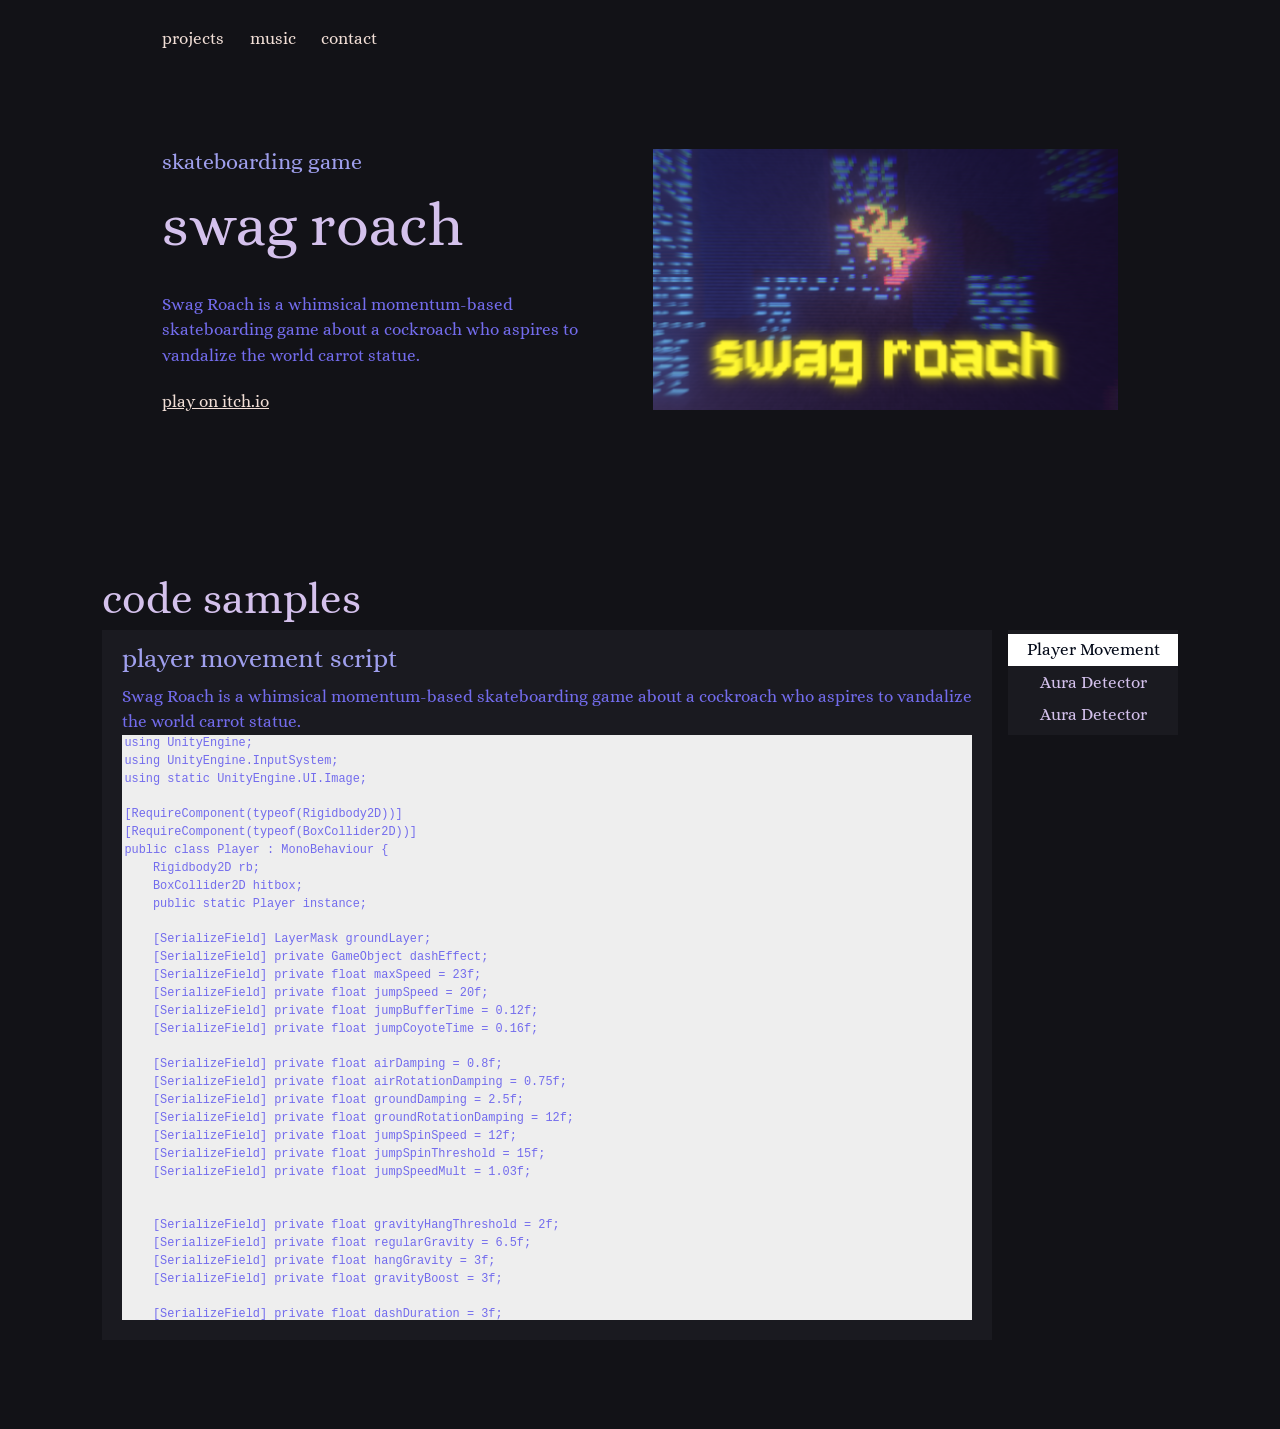
<file: projects/swag-roach/index.html>
<!DOCTYPE html><html lang="en" data-ws-project="66a39b79-3beb-401d-adb0-0a21591e1f16" data-ws-version="1290" data-ws-last-published="2026-09-13T20:51:21.680Z"><head><link rel="stylesheet" type="text/css" href="/assets/static/app_generated_index-6937cd5a.DGYbYyuu.css"><meta charSet="UTF-8"/><meta name="viewport" content="width=device-width,initial-scale=1"/><link rel="icon" href="/assets/eyesonme_ChvdBNwp65qBAzmsVITr-.png"/><link rel="preload" href="/assets/Alice-Regular_XMNaoUV7Vbv5OWOt-AKFd.ttf" as="font" crossorigin="anonymous"/><meta property="og:url" content="https://url/projects/swag-roach"/><meta property="og:title" content="swag roach"/><meta property="og:type" content="website"/><meta property="og:site_name" content="tringle&#x27;s portfolio"/><meta name="robots" content="noindex, nofollow"/><meta name="description" content="Swag Roach is a whimsical momentum-based skateboarding game about a cockroach who aspires to vandalize the world carrot statue."/><meta property="og:description" content="Swag Roach is a whimsical momentum-based skateboarding game about a cockroach who aspires to vandalize the world carrot statue."/><meta property="twitter:card" content="summary_large_image"/><title>swag roach</title><script type="application/ld+json">{
  "@context": "https://schema.org",
  "@type": "WebSite",
  "name": "tringle's portfolio"
}</script></head><body class="w-element"><nav class="w-box c1357293 c9jnjeu c5tmc3l c1ldum37 czr2pxy c155uc7w cry9bxc c1lxiyww ca4qjwu c1cdc69r c18v2pa2 c1qyy4dh cup9vyi c1n5d942"><div class="w-box cry9bxc c1lxiyww c1qyy4dh c1wt8a7g c10zkoym ct8c5y2"><a class="w-link cp7x9i1 cld4m44 c135vpv5 c1e9wxra c1c9nyn co9inq6 c18nx7en c13zjl4p c1fhiulb cl60rel czukzo6 c1f2c285" href="#">projects</a><a class="w-link cp7x9i1 cld4m44 c135vpv5 c1e9wxra c1c9nyn co9inq6 c18nx7en c13zjl4p c1fhiulb cl60rel czukzo6 c1f2c285" href="/#work">music<br/></a><a class="w-link cp7x9i1 cld4m44 c135vpv5 c1e9wxra c1c9nyn co9inq6 c18nx7en c13zjl4p c1fhiulb cl60rel czukzo6 c1f2c285" href="/#contact">contact</a></div></nav><main class="w-box c1vh8w5x"><section data-ws-tag="section" class="w-box c33xfh3 c1mzb2kd cuj80l1"><div class="w-box c1357293 c9jnjeu c5tmc3l c1ldum37 czr2pxy c155uc7w copqmak c1lxiyww c10zkoym ct8c5y2 c1f64byh c1qyy4dh ct02u4h c14zrzu7 c9ril27 cuj80l1"><div class="w-box cry9bxc c1lfjoq7 c16xs6ny c1wt8a7g cn6056e c1117wcl c1fhkm63 clv8gve"><div class="w-text cn12ej2 czt9u4x cjyggcl c6k8nt0 cl4bapb c1vqi54u crvhjls">skateboarding game<br/></div><h1 class="w-heading c38zlb2 c10r87ok cn12ej2 c32myit c1cn3fw9 c12y6bqh c74765 c1x4o3yc">swag roach</h1><p class="w-paragraph c1bd9ep2"><span class="w-text c74765 c1w8zxe0">Swag Roach is a whimsical momentum-based skateboarding game about a cockroach who aspires to vandalize the world carrot statue.</span></p><a href="https://tringle0.itch.io/swag-roach" class="w-element cp7x9i1 cir85gx c180fws7 c1e9wxra c1c9nyn co9inq6 c18nx7en c13zjl4p c1fhiulb cl60rel czukzo6 c1f2c285">play on itch.io</a></div><div loop="" color="white" startTime="0" muted="" class="w-you-tube cavd3zn cu0rr2h czr2pxy c1l0vha7 csyy8v5 c1bc2i7x c17r8x7j c1nl36ft c13dem6u"><img class="w-preview-image cdwd3jx c1gxuxwl ckydi4m czr2pxy c1bkqfhr c1gut7ra cvyaqlm ckhl5v6 c1wn9gbn" alt="YouTube video preview image" sizes="100vw" srcSet="/assets/swagroach_video_8eyKNoDeKfd8xkqQTDqKC.png 640w, /assets/swagroach_video_8eyKNoDeKfd8xkqQTDqKC.png 750w, /assets/swagroach_video_8eyKNoDeKfd8xkqQTDqKC.png 828w, /assets/swagroach_video_8eyKNoDeKfd8xkqQTDqKC.png 1080w, /assets/swagroach_video_8eyKNoDeKfd8xkqQTDqKC.png 1200w, /assets/swagroach_video_8eyKNoDeKfd8xkqQTDqKC.png 1920w, /assets/swagroach_video_8eyKNoDeKfd8xkqQTDqKC.png 2048w, /assets/swagroach_video_8eyKNoDeKfd8xkqQTDqKC.png 3840w" src="/assets/swagroach_video_8eyKNoDeKfd8xkqQTDqKC.png" decoding="async" loading="lazy"/></div></div></section><section data-ws-tag="section" class="w-box c33xfh3 c1mzb2kd cuj80l1"><div class="w-box c1357293 c9jnjeu c5tmc3l c1ldum37 czr2pxy c155uc7w cry9bxc c1lxiyww c10zkoym ct8c5y2 c1f64byh c16xs6ny ct02u4h c14zrzu7 c9ril27 cuj80l1 cupq3rr"><div class="w-box cry9bxc c1lfjoq7 c16xs6ny c1wt8a7g cn6056e c1117wcl c1fhkm63 clv8gve cupq3rr"><h1 class="w-heading c1dxq9cf c10r87ok c32myit cwrra4i cn12ej2 c12y6bqh cuj80l1">code samples</h1><div dir="ltr" data-orientation="horizontal" class="w-tabs cr9eo93 c14zrzu7 ch7qzpx c8x4o7e c1b60xtq cgn90jy c16xs6ny ct02u4h c1lxiyww cry9bxc cupq3rr"><div class="w-element cry9bxc c1fhkm63 clv8gve c1lfjoq7 c12ae6v5 ceu66s9 c1l0vha7 csyy8v5 c1bc2i7x c17r8x7j czr255p ch51qie c125plrs cb600z1 c44weh2"><div data-state="active" data-orientation="horizontal" role="tabpanel" aria-labelledby="radix-:Rl6:-trigger-0" id="radix-:Rl6:-content-0" tabindex="0" data-ws-index="0" class="w-tab-content c1wdy7fx c1kbljlb c1lfjoq7 cdb8hn0 c47o47j cw5izhw ct35hgx c1fhiulb c1o32rgm c1fhkm63 clv8gve cry9bxc c1i7nyap cxjhx5u" style="animation-duration:0s"><div class="w-text cn12ej2 czt9u4x c1fsvple c6k8nt0 cl4bapb c1vqi54u crvhjls">player movement script<br/></div><span class="w-text c74765 c1w8zxe0">Swag Roach is a whimsical momentum-based skateboarding game about a cockroach who aspires to vandalize the world carrot statue.</span><code class="w-code-text c47o47j cw5izhw c1h2j9xw">using UnityEngine;<br/>using UnityEngine.InputSystem;<br/>using static UnityEngine.UI.Image;<br/><br/>[RequireComponent(typeof(Rigidbody2D))]<br/>[RequireComponent(typeof(BoxCollider2D))]<br/>public class Player : MonoBehaviour {<br/>    Rigidbody2D rb;<br/>    BoxCollider2D hitbox;<br/>    public static Player instance;<br/><br/>    [SerializeField] LayerMask groundLayer;<br/>    [SerializeField] private GameObject dashEffect;<br/>    [SerializeField] private float maxSpeed = 23f;<br/>    [SerializeField] private float jumpSpeed = 20f;<br/>    [SerializeField] private float jumpBufferTime = 0.12f;<br/>    [SerializeField] private float jumpCoyoteTime = 0.16f;<br/><br/>    [SerializeField] private float airDamping = 0.8f;<br/>    [SerializeField] private float airRotationDamping = 0.75f;<br/>    [SerializeField] private float groundDamping = 2.5f;<br/>    [SerializeField] private float groundRotationDamping = 12f;<br/>    [SerializeField] private float jumpSpinSpeed = 12f;<br/>    [SerializeField] private float jumpSpinThreshold = 15f;<br/>    [SerializeField] private float jumpSpeedMult = 1.03f;<br/><br/><br/>    [SerializeField] private float gravityHangThreshold = 2f;<br/>    [SerializeField] private float regularGravity = 6.5f;<br/>    [SerializeField] private float hangGravity = 3f;<br/>    [SerializeField] private float gravityBoost = 3f;<br/><br/>    [SerializeField] private float dashDuration = 3f;<br/>    [SerializeField] private float dashSpeed = 10f;<br/>    [SerializeField] private float dashAdjustSpeed = 0.1f;<br/>    [SerializeField] private float dashGravity = 0.4f;<br/><br/>    [SerializeField] private float boosterSpeed = 20f;<br/><br/>    [SerializeField] private GameObject particlePrefab;<br/><br/>    public bool dashUnlocked = false;<br/>    Animator animator;<br/><br/>    public Vector2 moveDirection = Vector2.zero;<br/>    private float _lastJumpBuffered = -Mathf.Infinity   ;<br/>    private bool _dashHeld;<br/>    private bool _canDash;<br/>    public bool jumped;<br/>    private float _dashStartedTime;<br/>    private Vector2 _dashDirection;<br/><br/>    public bool IsMoving() {<br/>        return moveDirection.magnitude &gt; 0;<br/>    }<br/><br/>    public bool IsGrounded() {<br/>        Vector2 dir = new Vector2(Mathf.Cos((rb.rotation - 90) * Mathf.Deg2Rad), Mathf.Sin((rb.rotation - 90) * Mathf.Deg2Rad));<br/>        RaycastHit2D groundCheck = Physics2D.Raycast(rb.position, dir, 0.75f, groundLayer);<br/>        Debug.DrawLine(rb.position, rb.position + dir * 0.8f, Color.red);<br/>        return groundCheck.collider != null;<br/>    }<br/><br/>    public Vector2 GetGroundNormal() {<br/>        float rayOffset = 0;<br/>        if(Mathf.Abs(rb.linearVelocityX) &gt; 7) {<br/>            rayOffset = Mathf.Sign(rb.linearVelocityX) * 0.04f;<br/>        }<br/>        RaycastHit2D groundCheck = Physics2D.Raycast(rb.position + rayOffset * Vector2.right, Vector2.down, 0.8f, groundLayer);<br/>        Debug.DrawRay(rb.position + rayOffset * 0.3f * Vector2.right, Vector2.down);<br/>        if (groundCheck.collider != null)<br/>            return groundCheck.normal;<br/>        else<br/>            return Vector2.zero;<br/>    }<br/><br/>    public void Awake() {<br/>        instance = this;<br/>        rb = GetComponent&lt;Rigidbody2D&gt;();<br/>        animator = GetComponent&lt;Animator&gt;();<br/>        hitbox = GetComponent&lt;BoxCollider2D&gt;();<br/>    }<br/>    private void FixedUpdate() {<br/>        if (IsGrounded()) {<br/>            ProcessWalk();<br/>        }<br/>        ProcessJump();<br/>        ProcessFriction();<br/>        ProcessGravity();<br/>        if (dashUnlocked)<br/>            ProcessDash();<br/><br/>        ProcessAnimations();<br/>        ProcessParticles();<br/>    }<br/><br/>    private void ProcessAnimations() {<br/>        animator.SetBool(&quot;pumping&quot;, moveDirection.y &lt; 0);<br/>    }<br/>    bool everyother = false;<br/>    private void ProcessParticles() {<br/>        if (IsGrounded() &amp;&amp; rb.linearVelocity.magnitude &gt; 15) {<br/>            if (everyother) {<br/>                var g = Instantiate(particlePrefab);<br/>                g.transform.position = hitbox.bounds.min;<br/>            }<br/>           everyother = !everyother;<br/>        }<br/>        <br/>    }<br/><br/><br/>    public void BufferJump() {<br/>        _lastJumpBuffered = Time.time;<br/>    }<br/>    public void Jump() {<br/>        rb.freezeRotation = false;<br/>        _dashStartedTime = -Mathf.Infinity;<br/>        jumped = true;<br/>        rb.linearVelocityY = Mathf.Max(rb.linearVelocityY, 0);<br/>        rb.linearVelocityX *= jumpSpeedMult;<br/>        if(rb.linearVelocity.magnitude &gt; jumpSpinThreshold) {<br/>            rb.angularVelocity = jumpSpinSpeed;<br/>        }<br/>        rb.AddForce(jumpSpeed * Vector2.up);<br/><br/>        SFXManager.instance.PlaySound(SFXManager.instance.jump);<br/>    }<br/>    public void CutJump() {<br/>        if(rb.linearVelocityY &gt; 0)<br/>        rb.linearVelocityY /= 2;<br/>    }<br/>    private bool isPumping() {<br/>        if(moveDirection.y &lt; 0 &amp;&amp; GetGroundNormal()==Vector2.zero) return true;<br/>        return (moveDirection.y &lt; 0 &amp;&amp; Mathf.Sign(GetGroundNormal().x) == Mathf.Sign(rb.linearVelocityX));<br/>    }<br/><br/>    private void ProcessGravity() {<br/>        if (Mathf.Abs(rb.linearVelocityY) &lt; gravityHangThreshold) {<br/>            rb.gravityScale = hangGravity;<br/>        }<br/>        else {<br/>            rb.gravityScale = regularGravity;<br/>        }<br/>        if (isPumping()) {<br/>            if (!IsGrounded() &amp;&amp; GetGroundNormal() == Vector2.zero) {<br/>                rb.rotation = Mathf.LerpAngle(rb.rotation, 0, 0.5f);<br/>            }<br/>            rb.gravityScale += gravityBoost;<br/>            GetComponentInChildren&lt;TrailRenderer&gt;().emitting = true;<br/>        }<br/>        else {<br/>            GetComponentInChildren&lt;TrailRenderer&gt;().emitting = false;<br/>        }<br/>    }<br/>    private void OnCollisionStay2D(Collision2D collision) {<br/>        if (collision.gameObject.tag.Equals(&quot;Ground&quot;)) {<br/>            ProcessGround();<br/>        }<br/>    }<br/>    private void OnTriggerEnter2D(Collider2D collision) {<br/>        if (collision.tag.Equals(&quot;Booster&quot;)) {<br/>            rb.linearVelocity = Vector2.zero;<br/>            rb.AddForce(collision.transform.right * boosterSpeed);<br/>            CameraShake.instance.Shake(0.5f, 0.2f);<br/>            SFXManager.instance.PlaySound(SFXManager.instance.boost);<br/>        }<br/>    }<br/>    private void ProcessGround() {<br/>        <br/>        Vector2 groundNormal = new Vector2(-GetGroundNormal().y, GetGroundNormal().x);<br/>        if (rb.freezeRotation = (groundNormal != Vector2.zero &amp;&amp; !isJumping)  ) {<br/>            if(isPumping()) rb.AddForce(-GetGroundNormal() * 0.3f + 0.2f*Mathf.Sign(rb.linearVelocityX) * Vector2.right);<br/>            Debug.Log(GetGroundNormal());<br/>            rb.rotation = Mathf.LerpAngle(rb.rotation,Mathf.Atan(groundNormal.y / groundNormal.x) * Mathf.Rad2Deg, 0.67f);<br/>            //rb.AddForce(GetGroundNormal());<br/>        }<br/>    }<br/>    private void ProcessFriction() {<br/>        if (IsGrounded()) {<br/>            rb.linearDamping = groundDamping;<br/>            rb.angularDamping = groundRotationDamping;<br/>        }<br/>        else {<br/>            rb.linearDamping = airDamping;<br/>            rb.angularDamping = airRotationDamping;<br/>        }<br/>    }<br/>    float lastGroundedTime = -Mathf.Infinity;<br/>    bool isJumping;<br/>    private void ProcessJump() {<br/>        if (IsGrounded()) lastGroundedTime = Time.time;<br/>        if (isJumping = (Time.time &lt; _lastJumpBuffered + jumpBufferTime &amp;&amp; Time.time &lt; lastGroundedTime + jumpCoyoteTime)) {<br/>            _lastJumpBuffered = -Mathf.Infinity;<br/>            lastGroundedTime = -Mathf.Infinity;<br/>            Jump();<br/>        }<br/>    }<br/>    private void ProcessWalk() {<br/>        float targetSpeed = moveDirection.x * maxSpeed;<br/><br/>        if (Mathf.Abs(rb.linearVelocityX) &lt; maxSpeed) {<br/>            rb.AddForce(new Vector2(targetSpeed, 0f), ForceMode2D.Force);<br/>        }<br/>    }<br/><br/>    public bool IsDashing() {<br/>        return _dashHeld &amp;&amp; Time.time &lt; _dashStartedTime + dashDuration;<br/>    }<br/>    private void ProcessDash() {<br/>        if (IsGrounded()) _canDash = true;<br/><br/>        if (_dashHeld) {<br/>            dashEffect.transform.position = transform.position;<br/>            if (Time.time &lt; _dashStartedTime + dashDuration) {<br/>                rb.linearDamping = groundDamping;<br/>                rb.AddForce(moveDirection * dashSpeed);<br/>                rb.gravityScale = -dashGravity;<br/>                Instantiate(dashEffect, rb.position, Quaternion.identity);<br/>            }<br/>            else {<br/>                _canDash = false;<br/>            }<br/>        }<br/>        else {<br/>            _dashStartedTime = -Mathf.Infinity;<br/>        }<br/><br/>    }<br/><br/><br/>    private void StartDash() {<br/>        _dashDirection = moveDirection;<br/>        _dashStartedTime = Time.time;<br/>        _dashHeld = true;<br/>        _canDash = false;<br/>        AuraCounter.instance.GainAura(500, &quot;spraypaint flying&quot;);<br/>        CutJump();<br/>    }<br/>    public void InputDash(InputAction.CallbackContext context) {<br/>        if (context.performed &amp;&amp; _canDash) {<br/>            StartDash();<br/><br/>            <br/>        }<br/>        else if (context.canceled) {<br/>            _dashHeld = false;<br/><br/>        }<br/>    }<br/>    public void InputJump(InputAction.CallbackContext context) {<br/>        if (context.performed) {<br/>            BufferJump();<br/><br/>        }<br/>        if (context.canceled &amp;&amp; jumped) {<br/>            CutJump();<br/>            jumped = false;<br/>        }<br/>    }<br/>    public void InputMove(InputAction.CallbackContext context) {<br/>        moveDirection = context.ReadValue&lt;Vector2&gt;();<br/>    }<br/>}<br/></code></div><div data-state="inactive" data-orientation="horizontal" role="tabpanel" aria-labelledby="radix-:Rl6:-trigger-1" hidden="" id="radix-:Rl6:-content-1" tabindex="0" data-ws-index="1" class="w-tab-content c1wdy7fx c1kbljlb c1lfjoq7 cdb8hn0 c47o47j cw5izhw ct35hgx c1fhiulb c1o32rgm cry9bxc c1fhkm63 clv8gve c13xb0l c1i7nyap cxjhx5u"></div><div data-state="inactive" data-orientation="horizontal" role="tabpanel" aria-labelledby="radix-:Rl6:-trigger-2" hidden="" id="radix-:Rl6:-content-2" tabindex="0" data-ws-index="2" class="w-tab-content c1wdy7fx c1kbljlb c1lfjoq7 cdb8hn0 c47o47j cw5izhw ct35hgx c1fhiulb c1o32rgm cry9bxc c1fhkm63 clv8gve c13xb0l c1i7nyap cxjhx5u"></div></div><div role="tablist" aria-orientation="horizontal" class="w-tabs-list cry9bxc c1fhiulb c1qyy4dh c1wt8a7g czr255p c9sypx0 ckuc2su ch7qzpx ceu66s9 c12ae6v5 ceptiu8 c9ylysu c1lfjoq7 c5m8ase cqeb86t cpohwt2 c12y6bqh cnffb10" tabindex="-1" data-orientation="horizontal" style="outline:none"><button type="button" role="tab" aria-selected="true" aria-controls="radix-:Rl6:-content-0" data-state="active" id="radix-:Rl6:-trigger-0" data-ws-index="0" class="w-tab-trigger c1a3rle3 c1y51e8l cge8mve c1euyhea cvqg00p c1j9gxyt cry9bxc c1d8gyul c1wax6if c16xs6ny ct02u4h c1tgzaab c18f6tr4 clkfa1i c1w4hmcv c1uc70qy crcvfbt c13zjl4p chru9m2 c1irr0ja chpwraf cw4fys8 c1fhkm63 clv8gve c1qc49wt ce60n8e cdtbwtz c1i7nyap c1q0jf93 cff9lwm cdoj399 cmjt49y c1svuc4v c1lzq84e" tabindex="-1" data-orientation="horizontal" data-radix-collection-item="">Player Movement</button><button type="button" role="tab" aria-selected="false" aria-controls="radix-:Rl6:-content-1" data-state="inactive" id="radix-:Rl6:-trigger-1" data-ws-index="1" class="w-tab-trigger c1a3rle3 c1y51e8l cge8mve c1euyhea c1yqh07t c3whby9 csru8nn c1d8gyul c1wax6if c1qyy4dh ct02u4h c1tgzaab c18f6tr4 clkfa1i c1w4hmcv c1uc70qy crcvfbt c13zjl4p chru9m2 c1irr0ja chpwraf cw4fys8 c1qc49wt ce60n8e cdtbwtz c1i7nyap c1q0jf93 cff9lwm cdoj399 cmjt49y c1svuc4v c1lzq84e" tabindex="-1" data-orientation="horizontal" data-radix-collection-item="">Aura Detector<br/></button><button type="button" role="tab" aria-selected="false" aria-controls="radix-:Rl6:-content-2" data-state="inactive" id="radix-:Rl6:-trigger-2" data-ws-index="2" class="w-tab-trigger c1a3rle3 c1y51e8l cge8mve c1euyhea c1yqh07t c3whby9 csru8nn c1d8gyul c1wax6if c1qyy4dh ct02u4h c1tgzaab c18f6tr4 clkfa1i c1w4hmcv c1uc70qy crcvfbt c13zjl4p chru9m2 c1irr0ja chpwraf cw4fys8 c1qc49wt ce60n8e cdtbwtz c1i7nyap c1q0jf93 cff9lwm cdoj399 cmjt49y c1svuc4v c1lzq84e" tabindex="-1" data-orientation="horizontal" data-radix-collection-item="">Aura Detector<br/></button></div></div></div></div></section></main><script id="vike_pageContext" type="application/json">{"_urlRewrite":null,"pageId":"/pages/projects/swag-roach","routeParams":{},"data":{"url":"https://url/projects/swag-roach","system":{"params":{},"search":{},"origin":"https://url","pathname":"/projects/swag-roach"},"resources":{},"pageMeta":{"title":"swag roach","description":"Swag Roach is a whimsical momentum-based skateboarding game about a cockroach who aspires to vandalize the world carrot statue.","excludePageFromSearch":true,"language":"","socialImageAssetName":"!undefined","socialImageUrl":"","status":"!undefined","redirect":"","content":"","custom":[]}}}</script><script id="vike_globalContext" type="application/json">{}</script><script src="/assets/entries/entry-server-routing.CxOZ3jsB.js" type="module" async></script><link rel="modulepreload" href="/assets/entries/pages_projects_swag-roach.cdL3_7aV.js" as="script" type="text/javascript"><link rel="modulepreload" href="/assets/chunks/chunk-D5lrrOkR.js" as="script" type="text/javascript"><link rel="modulepreload" href="/assets/chunks/chunk-BqxuUKjJ.js" as="script" type="text/javascript"></body></html>
</file>
<file: assets/static/app_generated_index-6937cd5a.DGYbYyuu.css>
@font-face{font-family:Alice;font-style:normal;font-weight:400;font-display:swap;src:url(/assets/Alice-Regular_XMNaoUV7Vbv5OWOt-AKFd.ttf) format("truetype")}@layer presets{:root{display:grid;min-height:100%;grid-template-rows:auto;grid-template-columns:1fr;font-family:Arial,Roboto,sans-serif;font-size:16px;line-height:1.2;white-space:pre-wrap;white-space-collapse:preserve}a.w-element{box-sizing:border-box}body.w-element{box-sizing:border-box;-webkit-font-smoothing:antialiased;-moz-osx-font-smoothing:grayscale;margin:0}div.w-element{box-sizing:border-box}body.w-body{box-sizing:border-box;-webkit-font-smoothing:antialiased;-moz-osx-font-smoothing:grayscale;margin:0}div.w-box{box-sizing:border-box}footer.w-box{box-sizing:border-box}main.w-box{box-sizing:border-box}nav.w-box{box-sizing:border-box}section.w-box{box-sizing:border-box}div.w-html-embed{display:contents;white-space:normal;white-space-collapse:collapse}a.w-link{box-sizing:border-box;display:inline-block}h1.w-heading,h2.w-heading,h3.w-heading{box-sizing:border-box}img.w-image{box-sizing:border-box;max-width:100%;display:block;height:auto}p.w-paragraph,form.w-webhook-form{box-sizing:border-box}input.w-text-input{font-family:inherit;font-size:100%;line-height:1.15;box-sizing:border-box;border-top-style:solid;border-right-style:solid;border-bottom-style:solid;border-left-style:solid;display:block;margin:0}button.w-button{font-family:inherit;font-size:100%;line-height:1.15;box-sizing:border-box;border-top-style:solid;border-right-style:solid;border-bottom-style:solid;border-left-style:solid;text-transform:none;margin:0}div.w-text{box-sizing:border-box;min-height:1em}a.w-rich-text-link{box-sizing:border-box;display:inline-block}code.w-code-text{font-family:ui-monospace,SFMono-Regular,Consolas,Liberation Mono,Menlo,monospace;font-size:1em;box-sizing:border-box;display:block;padding-left:.2em;padding-right:.2em;color:var(--w-code-text-theme-color);background-color:var(--w-code-text-theme-background, rgb(238 238 238 / 1));white-space:pre-wrap;white-space-collapse:preserve}ul.w-list{box-sizing:border-box;margin-top:0;margin-bottom:10px;padding-left:40px}li.w-list-item,span.w-text-1{box-sizing:border-box}blockquote.w-blockquote{margin:0 0 10px;padding:10px 20px;border-left:5px solid rgb(226 226 226 / 1)}hr.w-separator{height:1px;color:inherit;box-sizing:border-box;background-color:gray;border-top-style:none;border-right-style:none;border-left-style:none;border-bottom-style:none}div.w-you-tube{box-sizing:border-box}img.w-preview-image{box-sizing:border-box;max-width:100%;display:block;height:auto}div.w-tabs,div.w-tabs-list{box-sizing:border-box}button.w-tab-trigger{font-family:inherit;font-size:100%;line-height:1.15;box-sizing:border-box;text-transform:none;background-color:transparent;background-image:none;border:0px solid rgb(226 232 240 / 1);margin:0;padding:0}div.w-tab-content{box-sizing:border-box}}@media all{.c74765{font-family:Alice,sans-serif}.c181tpuq{text-transform:lowercase}:root{--font-lineheight-00: .95;--font-lineheight-0: 1.1;--font-lineheight-1: 1.25;--font-lineheight-2: 1.375;--font-lineheight-3: 1.5;--font-lineheight-4: 1.75;--font-lineheight-5: 2;--font-letterspacing-0: -.05em;--font-letterspacing-1: .025em;--font-letterspacing-2: .05em;--font-letterspacing-3: .075em;--font-letterspacing-4: .15em;--font-letterspacing-5: .5em;--font-letterspacing-6: .75em;--font-letterspacing-7: 1em;--font-size-00: .5rem;--font-size-0: .75rem;--font-size-1: 1rem;--font-size-2: 1.1rem;--font-size-3: 1.25rem;--font-size-4: 1.5rem;--font-size-5: 2rem;--font-size-6: 2.5rem;--font-size-7: 3rem;--font-size-8: 3.5rem;--font-size-fluid-0: clamp(.75rem,2vw,1rem);--font-size-fluid-1: clamp(1rem,4vw,1.5rem);--font-size-fluid-2: clamp(1.5rem,6vw,2.5rem);--font-size-fluid-3: clamp(2rem,9vw,3.5rem);--size-000: -.5rem;--size-00: -.25rem;--size-1: .25rem;--size-2: .5rem;--size-3: 1rem;--size-4: 1.25rem;--size-5: 1.5rem;--size-6: 1.75rem;--size-7: 2rem;--size-8: 3rem;--size-9: 4rem;--size-10: 5rem;--size-11: 7.5rem;--size-12: 10rem;--size-13: 15rem;--size-14: 20rem;--size-15: 30rem;--size-px-000: -8px;--size-px-00: -4px;--size-px-1: 4px;--size-px-2: 8px;--size-px-3: 16px;--size-px-4: 20px;--size-px-5: 24px;--size-px-6: 28px;--size-px-7: 32px;--size-px-8: 48px;--size-px-9: 64px;--size-px-10: 80px;--size-px-11: 120px;--size-px-12: 160px;--size-px-13: 240px;--size-px-14: 320px;--size-px-15: 480px;--size-fluid-1: clamp(.5rem,1vw,1rem);--size-fluid-2: clamp(1rem,2vw,1.5rem);--size-fluid-3: clamp(1.5rem,3vw,2rem);--size-fluid-4: clamp(2rem,4vw,3rem);--size-fluid-5: clamp(4rem,5vw,5rem);--size-fluid-6: clamp(5rem,7vw,7.5rem);--size-fluid-7: clamp(7.5rem,10vw,10rem);--size-fluid-8: clamp(10rem,20vw,15rem);--size-fluid-9: clamp(15rem,30vw,20rem);--size-fluid-10: clamp(20rem,40vw,30rem);--size-content-1: 20ch;--size-content-2: 45ch;--size-content-3: 60ch;--size-header-1: 20ch;--size-header-2: 25ch;--size-header-3: 35ch;--size-xxs: 240px;--size-xs: 360px;--size-sm: 480px;--size-md: 768px;--size-lg: 1024px;--size-xl: 1440px;--size-xxl: 1920px;--size-relative-000: -.5ch;--size-relative-00: -.25ch;--size-relative-1: .25ch;--size-relative-2: .5ch;--size-relative-3: 1ch;--size-relative-4: 1.25ch;--size-relative-5: 1.5ch;--size-relative-6: 1.75ch;--size-relative-7: 2ch;--size-relative-8: 3ch;--size-relative-9: 4ch;--size-relative-10: 5ch;--size-relative-11: 7.5ch;--size-relative-12: 10ch;--size-relative-13: 15ch;--size-relative-14: 20ch;--size-relative-15: 30ch;--ease-1: cubic-bezier(.25,0,.5,1);--ease-2: cubic-bezier(.25,0,.4,1);--ease-3: cubic-bezier(.25,0,.3,1);--ease-4: cubic-bezier(.25,0,.2,1);--ease-5: cubic-bezier(.25,0,.1,1);--ease-in-1: cubic-bezier(.25,0,1,1);--ease-in-2: cubic-bezier(.5,0,1,1);--ease-in-3: cubic-bezier(.7,0,1,1);--ease-in-4: cubic-bezier(.9,0,1,1);--ease-in-5: cubic-bezier(1,0,1,1);--ease-out-1: cubic-bezier(0,0,.75,1);--ease-out-2: cubic-bezier(0,0,.5,1);--ease-out-3: cubic-bezier(0,0,.3,1);--ease-out-4: cubic-bezier(0,0,.1,1);--ease-out-5: cubic-bezier(0,0,0,1);--ease-in-out-1: cubic-bezier(.1,0,.9,1);--ease-in-out-2: cubic-bezier(.3,0,.7,1);--ease-in-out-3: cubic-bezier(.5,0,.5,1);--ease-in-out-4: cubic-bezier(.7,0,.3,1);--ease-in-out-5: cubic-bezier(.9,0,.1,1);--ease-elastic-out-1: cubic-bezier(.5,.75,.75,1.25);--ease-elastic-out-2: cubic-bezier(.5,1,.75,1.25);--ease-elastic-out-3: cubic-bezier(.5,1.25,.75,1.25);--ease-elastic-out-4: cubic-bezier(.5,1.5,.75,1.25);--ease-elastic-out-5: cubic-bezier(.5,1.75,.75,1.25);--ease-elastic-in-1: cubic-bezier(.5,-.25,.75,1);--ease-elastic-in-2: cubic-bezier(.5,-.5,.75,1);--ease-elastic-in-3: cubic-bezier(.5,-.75,.75,1);--ease-elastic-in-4: cubic-bezier(.5,-1,.75,1);--ease-elastic-in-5: cubic-bezier(.5,-1.25,.75,1);--ease-elastic-in-out-1: cubic-bezier(.5,-.1,.1,1.5);--ease-elastic-in-out-2: cubic-bezier(.5,-.3,.1,1.5);--ease-elastic-in-out-3: cubic-bezier(.5,-.5,.1,1.5);--ease-elastic-in-out-4: cubic-bezier(.5,-.7,.1,1.5);--ease-elastic-in-out-5: cubic-bezier(.5,-.9,.1,1.5);--ease-step-1: steps(2);--ease-step-2: steps(3);--ease-step-3: steps(4);--ease-step-4: steps(7);--ease-step-5: steps(10);--ease-elastic-1: var(--ease-elastic-out-1);--ease-elastic-2: var(--ease-elastic-out-2);--ease-elastic-3: var(--ease-elastic-out-3);--ease-elastic-4: var(--ease-elastic-out-4);--ease-elastic-5: var(--ease-elastic-out-5);--ease-squish-1: var(--ease-elastic-in-out-1);--ease-squish-2: var(--ease-elastic-in-out-2);--ease-squish-3: var(--ease-elastic-in-out-3);--ease-squish-4: var(--ease-elastic-in-out-4);--ease-squish-5: var(--ease-elastic-in-out-5);--ease-spring-1: linear(0,.006,.025 2.8%,.101 6.1%,.539 18.9%,.721 25.3%,.849 31.5%,.937 38.1%,.968 41.8%,.991 45.7%,1.006 50.1%,1.015 55%,1.017 63.9%,1.001);--ease-spring-2: linear(0,.007,.029 2.2%,.118 4.7%,.625 14.4%,.826 19%,.902,.962,1.008 26.1%,1.041 28.7%,1.064 32.1%,1.07 36%,1.061 40.5%,1.015 53.4%,.999 61.6%,.995 71.2%,1);--ease-spring-3: linear(0,.009,.035 2.1%,.141 4.4%,.723 12.9%,.938 16.7%,1.017,1.077,1.121,1.149 24.3%,1.159,1.163,1.161,1.154 29.9%,1.129 32.8%,1.051 39.6%,1.017 43.1%,.991,.977 51%,.974 53.8%,.975 57.1%,.997 69.8%,1.003 76.9%,1);--ease-spring-4: linear(0,.009,.037 1.7%,.153 3.6%,.776 10.3%,1.001,1.142 16%,1.185,1.209 19%,1.215 19.9% 20.8%,1.199,1.165 25%,1.056 30.3%,1.008 33%,.973,.955 39.2%,.953 41.1%,.957 43.3%,.998 53.3%,1.009 59.1% 63.7%,.998 78.9%,1);--ease-spring-5: linear(0,.01,.04 1.6%,.161 3.3%,.816 9.4%,1.046,1.189 14.4%,1.231,1.254 17%,1.259,1.257 18.6%,1.236,1.194 22.3%,1.057 27%,.999 29.4%,.955 32.1%,.942,.935 34.9%,.933,.939 38.4%,1 47.3%,1.011,1.017 52.6%,1.016 56.4%,1 65.2%,.996 70.2%,1.001 87.2%,1);--ease-bounce-1: linear(0,.004,.016,.035,.063,.098,.141,.191,.25,.316,.391 36.8%,.563,.766,1 58.8%,.946,.908 69.1%,.895,.885,.879,.878,.879,.885,.895,.908 89.7%,.946,1);--ease-bounce-2: linear(0,.004,.016,.035,.063,.098,.141 15.1%,.25,.391,.562,.765,1,.892 45.2%,.849,.815,.788,.769,.757,.753,.757,.769,.788,.815,.85,.892 75.2%,1 80.2%,.973,.954,.943,.939,.943,.954,.973,1);--ease-bounce-3: linear(0,.004,.016,.035,.062,.098,.141 11.4%,.25,.39,.562,.764,1 30.3%,.847 34.8%,.787,.737,.699,.672,.655,.65,.656,.672,.699,.738,.787,.847 61.7%,1 66.2%,.946,.908,.885 74.2%,.879,.878,.879,.885 79.5%,.908,.946,1 87.4%,.981,.968,.96,.957,.96,.968,.981,1);--ease-bounce-4: linear(0,.004,.016 3%,.062,.141,.25,.391,.562 18.2%,1 24.3%,.81,.676 32.3%,.629,.595,.575,.568,.575,.595,.629,.676 48.2%,.811,1 56.2%,.918,.86,.825,.814,.825,.86,.918,1 77.2%,.94 80.6%,.925,.92,.925,.94 87.5%,1 90.9%,.974,.965,.974,1);--ease-bounce-5: linear(0,.004,.016 2.5%,.063,.141,.25 10.1%,.562,1 20.2%,.783,.627,.534 30.9%,.511,.503,.511,.534 38%,.627,.782,1 48.7%,.892,.815,.769 56.3%,.757,.753,.757,.769 61.3%,.815,.892,1 68.8%,.908 72.4%,.885,.878,.885,.908 79.4%,1 83%,.954 85.5%,.943,.939,.943,.954 90.5%,1 93%,.977,.97,.977,1);--layer-1: 1;--layer-2: 2;--layer-3: 3;--layer-4: 4;--layer-5: 5;--layer-important: 2147483647;--shadow-color: 220 3% 15%;--shadow-strength: 1%;--inner-shadow-highlight: inset 0-.5px 0 0#fff,inset 0 .5px 0 0 rgba(0,0,0,.067);--shadow-1: 0 1px 2px -1px hsl(var(--shadow-color)/calc(var(--shadow-strength) + 9%));--shadow-2: 0 3px 5px -2px hsl(var(--shadow-color)/calc(var(--shadow-strength) + 3%)),0 7px 14px -5px hsl(var(--shadow-color)/calc(var(--shadow-strength) + 5%));--shadow-3: 0 -1px 3px 0 hsl(var(--shadow-color)/calc(var(--shadow-strength) + 2%)),0 1px 2px -5px hsl(var(--shadow-color)/calc(var(--shadow-strength) + 2%)),0 2px 5px -5px hsl(var(--shadow-color)/calc(var(--shadow-strength) + 4%)),0 4px 12px -5px hsl(var(--shadow-color)/calc(var(--shadow-strength) + 5%)),0 12px 15px -5px hsl(var(--shadow-color)/calc(var(--shadow-strength) + 7%));--shadow-4: 0 -2px 5px 0 hsl(var(--shadow-color)/calc(var(--shadow-strength) + 2%)),0 1px 1px -2px hsl(var(--shadow-color)/calc(var(--shadow-strength) + 3%)),0 2px 2px -2px hsl(var(--shadow-color)/calc(var(--shadow-strength) + 3%)),0 5px 5px -2px hsl(var(--shadow-color)/calc(var(--shadow-strength) + 4%)),0 9px 9px -2px hsl(var(--shadow-color)/calc(var(--shadow-strength) + 5%)),0 16px 16px -2px hsl(var(--shadow-color)/calc(var(--shadow-strength) + 6%));--shadow-5: 0 -1px 2px 0 hsl(var(--shadow-color)/calc(var(--shadow-strength) + 2%)),0 2px 1px -2px hsl(var(--shadow-color)/calc(var(--shadow-strength) + 3%)),0 5px 5px -2px hsl(var(--shadow-color)/calc(var(--shadow-strength) + 3%)),0 10px 10px -2px hsl(var(--shadow-color)/calc(var(--shadow-strength) + 4%)),0 20px 20px -2px hsl(var(--shadow-color)/calc(var(--shadow-strength) + 5%)),0 40px 40px -2px hsl(var(--shadow-color)/calc(var(--shadow-strength) + 7%));--shadow-6: 0 -1px 2px 0 hsl(var(--shadow-color)/calc(var(--shadow-strength) + 2%)),0 3px 2px -2px hsl(var(--shadow-color)/calc(var(--shadow-strength) + 3%)),0 7px 5px -2px hsl(var(--shadow-color)/calc(var(--shadow-strength) + 3%)),0 12px 10px -2px hsl(var(--shadow-color)/calc(var(--shadow-strength) + 4%)),0 22px 18px -2px hsl(var(--shadow-color)/calc(var(--shadow-strength) + 5%)),0 41px 33px -2px hsl(var(--shadow-color)/calc(var(--shadow-strength) + 6%)),0 100px 80px -2px hsl(var(--shadow-color)/calc(var(--shadow-strength) + 7%));--inner-shadow-0: inset 0 0 0 1px hsl(var(--shadow-color)/calc(var(--shadow-strength) + 9%));--inner-shadow-1: inset 0 1px 2px 0 hsl(var(--shadow-color)/calc(var(--shadow-strength) + 9%)),var(--inner-shadow-highlight);--inner-shadow-2: inset 0 1px 4px 0 hsl(var(--shadow-color)/calc(var(--shadow-strength) + 9%)),var(--inner-shadow-highlight);--inner-shadow-3: inset 0 2px 8px 0 hsl(var(--shadow-color)/calc(var(--shadow-strength) + 9%)),var(--inner-shadow-highlight);--inner-shadow-4: inset 0 2px 14px 0 hsl(var(--shadow-color)/calc(var(--shadow-strength) + 9%)),var(--inner-shadow-highlight);--ratio-square: 1;--ratio-landscape: 4/3;--ratio-portrait: 3/4;--ratio-widescreen: 16/9;--ratio-ultrawide: 18/5;--ratio-golden: 1.618/1;--gray-0: rgb(255 255 255 / 1);--gray-1: unset;--gray-2: unset;--gray-3: rgb(243 243 243 / 1);--gray-4: unset;--gray-5: unset;--gray-6: unset;--gray-7: unset;--gray-8: unset;--gray-9: unset;--gray-10: unset;--gray-11: unset;--gray-12: rgb(45 45 45 / 1);--stone-0: rgb(248 250 251 / 1);--stone-1: rgb(242 244 246 / 1);--stone-2: rgb(235 237 239 / 1);--stone-3: rgb(224 228 229 / 1);--stone-4: rgb(209 214 216 / 1);--stone-5: rgb(177 182 185 / 1);--stone-6: rgb(151 155 157 / 1);--stone-7: rgb(126 130 130 / 1);--stone-8: rgb(102 105 104 / 1);--stone-9: rgb(80 81 79 / 1);--stone-10: rgb(58 58 55 / 1);--stone-11: rgb(37 37 33 / 1);--stone-12: rgb(18 18 16 / 1);--red-0: unset;--red-1: unset;--red-2: unset;--red-3: unset;--red-4: unset;--red-5: unset;--red-6: rgb(255 98 80 / 1);--red-7: unset;--red-8: unset;--red-9: unset;--red-10: unset;--red-11: unset;--red-12: unset;--pink-0: unset;--pink-1: unset;--pink-2: unset;--pink-3: unset;--pink-4: rgb(243 175 168 / 1);--pink-5: unset;--pink-6: unset;--pink-7: unset;--pink-8: unset;--pink-9: unset;--pink-10: unset;--pink-11: unset;--pink-12: unset;--purple-0: rgb(248 240 252 / 1);--purple-1: rgb(243 217 250 / 1);--purple-2: rgb(238 190 250 / 1);--purple-3: rgb(229 153 247 / 1);--purple-4: rgb(218 119 242 / 1);--purple-5: rgb(204 93 232 / 1);--purple-6: rgb(190 75 219 / 1);--purple-7: rgb(174 62 201 / 1);--purple-8: rgb(156 54 181 / 1);--purple-9: rgb(134 46 156 / 1);--purple-10: rgb(112 38 130 / 1);--purple-11: rgb(90 30 105 / 1);--purple-12: rgb(68 23 79 / 1);--violet-0: rgb(243 240 255 / 1);--violet-1: rgb(229 219 255 / 1);--violet-2: rgb(208 191 255 / 1);--violet-3: rgb(177 151 252 / 1);--violet-4: rgb(151 117 250 / 1);--violet-5: rgb(132 94 247 / 1);--violet-6: rgb(121 80 242 / 1);--violet-7: rgb(112 72 232 / 1);--violet-8: rgb(103 65 217 / 1);--violet-9: rgb(95 61 196 / 1);--violet-10: rgb(82 53 171 / 1);--violet-11: rgb(70 45 145 / 1);--violet-12: rgb(58 37 120 / 1);--indigo-0: rgb(237 242 255 / 1);--indigo-1: rgb(219 228 255 / 1);--indigo-2: rgb(186 200 255 / 1);--indigo-3: rgb(145 167 255 / 1);--indigo-4: rgb(116 143 252 / 1);--indigo-5: rgb(92 124 250 / 1);--indigo-6: rgb(76 110 245 / 1);--indigo-7: rgb(66 99 235 / 1);--indigo-8: rgb(59 91 219 / 1);--indigo-9: rgb(54 79 199 / 1);--indigo-10: rgb(47 68 173 / 1);--indigo-11: rgb(40 58 148 / 1);--indigo-12: rgb(33 48 122 / 1);--blue-0: rgb(231 245 255 / 1);--blue-1: rgb(208 235 255 / 1);--blue-2: rgb(165 216 255 / 1);--blue-3: rgb(116 192 252 / 1);--blue-4: rgb(77 171 247 / 1);--blue-5: rgb(51 154 240 / 1);--blue-6: rgb(34 139 230 / 1);--blue-7: rgb(28 126 214 / 1);--blue-8: rgb(25 113 194 / 1);--blue-9: rgb(24 100 171 / 1);--blue-10: rgb(20 85 145 / 1);--blue-11: rgb(17 70 120 / 1);--blue-12: rgb(13 55 94 / 1);--cyan-0: rgb(227 250 252 / 1);--cyan-1: rgb(197 246 250 / 1);--cyan-2: rgb(153 233 242 / 1);--cyan-3: rgb(102 217 232 / 1);--cyan-4: rgb(59 201 219 / 1);--cyan-5: rgb(34 184 207 / 1);--cyan-6: rgb(21 170 191 / 1);--cyan-7: rgb(16 152 173 / 1);--cyan-8: rgb(12 133 153 / 1);--cyan-9: rgb(11 114 133 / 1);--cyan-10: rgb(9 92 107 / 1);--cyan-11: rgb(7 70 82 / 1);--cyan-12: rgb(5 48 56 / 1);--teal-0: rgb(230 252 245 / 1);--teal-1: rgb(195 250 232 / 1);--teal-2: rgb(150 242 215 / 1);--teal-3: rgb(99 230 190 / 1);--teal-4: rgb(56 217 169 / 1);--teal-5: rgb(32 201 151 / 1);--teal-6: rgb(18 184 134 / 1);--teal-7: rgb(12 166 120 / 1);--teal-8: rgb(9 146 104 / 1);--teal-9: rgb(8 127 91 / 1);--teal-10: rgb(6 102 73 / 1);--teal-11: rgb(5 77 55 / 1);--teal-12: rgb(3 51 37 / 1);--green-0: unset;--green-1: unset;--green-2: unset;--green-3: unset;--green-4: unset;--green-5: unset;--green-6: rgb(0 147 121 / 1);--green-7: unset;--green-8: unset;--green-9: unset;--green-10: unset;--green-11: unset;--green-12: unset;--lime-0: rgb(244 252 227 / 1);--lime-1: rgb(233 250 200 / 1);--lime-2: rgb(216 245 162 / 1);--lime-3: rgb(192 235 117 / 1);--lime-4: rgb(169 227 75 / 1);--lime-5: rgb(148 216 45 / 1);--lime-6: rgb(130 201 30 / 1);--lime-7: rgb(116 184 22 / 1);--lime-8: rgb(102 168 15 / 1);--lime-9: rgb(92 148 13 / 1);--lime-10: rgb(76 122 11 / 1);--lime-11: rgb(60 97 9 / 1);--lime-12: rgb(44 71 6 / 1);--yellow-0: unset;--yellow-1: unset;--yellow-2: unset;--yellow-3: unset;--yellow-4: rgb(247 214 132 / 1);--yellow-5: unset;--yellow-6: unset;--yellow-7: unset;--yellow-8: unset;--yellow-9: unset;--yellow-10: unset;--yellow-11: unset;--yellow-12: unset;--orange-0: rgb(255 244 230 / 1);--orange-1: rgb(255 232 204 / 1);--orange-2: rgb(255 216 168 / 1);--orange-3: rgb(255 192 120 / 1);--orange-4: rgb(255 169 77 / 1);--orange-5: rgb(255 146 43 / 1);--orange-6: rgb(253 126 20 / 1);--orange-7: rgb(247 103 7 / 1);--orange-8: rgb(232 89 12 / 1);--orange-9: rgb(217 72 15 / 1);--orange-10: rgb(191 64 13 / 1);--orange-11: rgb(153 51 11 / 1);--orange-12: rgb(128 43 9 / 1);--choco-0: rgb(255 248 220 / 1);--choco-1: rgb(252 225 188 / 1);--choco-2: rgb(247 202 158 / 1);--choco-3: rgb(241 178 128 / 1);--choco-4: rgb(233 155 98 / 1);--choco-5: rgb(223 133 69 / 1);--choco-6: rgb(212 110 37 / 1);--choco-7: rgb(189 95 27 / 1);--choco-8: rgb(164 81 23 / 1);--choco-9: rgb(138 69 19 / 1);--choco-10: rgb(112 58 19 / 1);--choco-11: rgb(87 47 18 / 1);--choco-12: rgb(61 33 13 / 1);--brown-0: rgb(250 244 235 / 1);--brown-1: rgb(237 224 209 / 1);--brown-2: rgb(224 202 183 / 1);--brown-3: rgb(211 183 158 / 1);--brown-4: rgb(197 162 133 / 1);--brown-5: rgb(183 143 109 / 1);--brown-6: rgb(168 124 86 / 1);--brown-7: rgb(149 107 71 / 1);--brown-8: rgb(130 91 58 / 1);--brown-9: rgb(111 75 45 / 1);--brown-10: rgb(94 58 33 / 1);--brown-11: rgb(78 43 21 / 1);--brown-12: rgb(66 36 18 / 1);--sand-0: rgb(248 250 251 / 1);--sand-1: rgb(230 228 220 / 1);--sand-2: rgb(213 207 189 / 1);--sand-3: rgb(194 185 160 / 1);--sand-4: rgb(174 165 140 / 1);--sand-5: rgb(154 145 120 / 1);--sand-6: rgb(134 124 101 / 1);--sand-7: rgb(115 106 83 / 1);--sand-8: rgb(95 87 70 / 1);--sand-9: rgb(75 70 57 / 1);--sand-10: rgb(56 53 45 / 1);--sand-11: rgb(37 37 33 / 1);--sand-12: rgb(18 18 16 / 1);--camo-0: rgb(249 251 231 / 1);--camo-1: rgb(232 237 156 / 1);--camo-2: rgb(210 223 78 / 1);--camo-3: rgb(194 206 52 / 1);--camo-4: rgb(181 187 46 / 1);--camo-5: rgb(167 168 39 / 1);--camo-6: rgb(153 150 33 / 1);--camo-7: rgb(140 133 28 / 1);--camo-8: rgb(126 116 22 / 1);--camo-9: rgb(109 100 20 / 1);--camo-10: rgb(93 84 17 / 1);--camo-11: rgb(77 70 14 / 1);--camo-12: rgb(54 48 10 / 1);--jungle-0: rgb(236 254 176 / 1);--jungle-1: rgb(222 243 154 / 1);--jungle-2: rgb(208 232 132 / 1);--jungle-3: rgb(194 221 110 / 1);--jungle-4: rgb(181 209 91 / 1);--jungle-5: rgb(168 198 72 / 1);--jungle-6: rgb(155 187 54 / 1);--jungle-7: rgb(143 176 36 / 1);--jungle-8: rgb(132 165 19 / 1);--jungle-9: rgb(122 153 8 / 1);--jungle-10: rgb(101 128 6 / 1);--jungle-11: rgb(81 102 5 / 1);--jungle-12: rgb(61 77 4 / 1);--gradient-1: linear-gradient(to bottom right,#1f005c,#5b0060,#870160,#ac255e,#ca485c,#e16b5c,#f39060,#ffb56b);--gradient-2: linear-gradient(to bottom right,#48005c,#8300e2,#a269ff);--gradient-3: radial-gradient(circle at top right,#0ff,rgba(0,255,255,0)),radial-gradient(circle at bottom left,#ff1492,rgba(255,20,146,0));--gradient-4: linear-gradient(to bottom right,#00f5a0,#00d9f5);--gradient-5: conic-gradient(from -270deg at 75% 110%,#f0f,#fffaf0);--gradient-6: conic-gradient(from -90deg at top left,#000,#fff);--gradient-7: linear-gradient(to bottom right,#72c6ef,#004e8f);--gradient-8: conic-gradient(from 90deg at 50% 0%,#111,50%,#222,#111);--gradient-9: conic-gradient(from .5turn at bottom center,#add8e6,#fff);--gradient-10: conic-gradient(from 90deg at 40% -25%,gold,#f79d03,#ee6907,#e6390a,#de0d0d,#d61039,#cf1261,#c71585,#cf1261,#d61039,#de0d0d,#ee6907,#f79d03,gold,gold,gold);--gradient-11: conic-gradient(at bottom left,#ff1493,cyan);--gradient-12: conic-gradient(from 90deg at 25% -10%,#ff4500,#d3f340,#7bee85,#afeeee,#7bee85);--gradient-13: radial-gradient(circle at 50% 200%,#000142,#3b0083,#b300c3,#ff059f,#ff4661,#ffad86,#fff3c7);--gradient-14: conic-gradient(at top right,lime,cyan);--gradient-15: linear-gradient(to bottom right,#c7d2fe,#fecaca,#fef3c7);--gradient-16: radial-gradient(circle at 50% -250%,#374151,#111827,#000);--gradient-17: conic-gradient(from -90deg at 50% -25%,blue,#8a2be2);--gradient-18: linear-gradient(0deg,rgba(255,0,0,.8),rgba(255,0,0,0) 75%),linear-gradient(60deg,rgba(255,255,0,.8),rgba(255,255,0,0) 75%),linear-gradient(120deg,rgba(0,255,0,.8),rgba(0,255,0,0) 75%),linear-gradient(180deg,rgba(0,255,255,.8),rgba(0,255,255,0) 75%),linear-gradient(240deg,rgba(0,0,255,.8),rgba(0,0,255,0) 75%),linear-gradient(300deg,rgba(255,0,255,.8),rgba(255,0,255,0) 75%);--gradient-19: linear-gradient(to bottom right,#ffe259,#ffa751);--gradient-20: conic-gradient(from -135deg at -10%center,orange,#ff7715,#ff522a,#ff3f47,#ff5482,#ff69b4);--gradient-21: conic-gradient(from -90deg at 25% 115%,red,#f06,#f0c,#c0f,#60f,#00f,#00f,#00f,#00f);--gradient-22: linear-gradient(to bottom right,#acb6e5,#86fde8);--gradient-23: linear-gradient(to bottom right,#536976,#292e49);--gradient-24: conic-gradient(from .5turn at 0% 0%,#00c476,10%,#82b0ff,90%,#00c476);--gradient-25: conic-gradient(at 125% 50%,#b78cf7,#ff7c94,#ffcf0d,#ff7c94,#b78cf7);--gradient-26: linear-gradient(to bottom right,#9796f0,#fbc7d4);--gradient-27: conic-gradient(from .5turn at bottom left,#ff1493,#639);--gradient-28: conic-gradient(from -90deg at 50% 105%,#fff,orchid);--gradient-29: radial-gradient(circle at top right,#bfb3ff,rgba(191,179,255,0)),radial-gradient(circle at bottom left,#86acf9,rgba(134,172,249,0));--gradient-30: radial-gradient(circle at top right,#00ff80,rgba(0,255,128,0)),radial-gradient(circle at bottom left,#adffd6,rgba(173,255,214,0));--noise-1: url("data:image/svg+xml;charset=utf-8,%3Csvg viewBox='0 0 200 200' xmlns='http://www.w3.org/2000/svg'%3E%3Cfilter id='a'%3E%3CfeTurbulence type='fractalNoise' baseFrequency='.005' numOctaves='2' stitchTiles='stitch'/%3E%3C/filter%3E%3Crect width='100%25' height='100%25' filter='url(%23a)'/%3E%3C/svg%3E");--noise-2: url("data:image/svg+xml;charset=utf-8,%3Csvg viewBox='0 0 300 300' xmlns='http://www.w3.org/2000/svg'%3E%3Cfilter id='a'%3E%3CfeTurbulence type='fractalNoise' baseFrequency='.05' stitchTiles='stitch'/%3E%3C/filter%3E%3Crect width='100%25' height='100%25' filter='url(%23a)'/%3E%3C/svg%3E");--noise-3: url("data:image/svg+xml;charset=utf-8,%3Csvg viewBox='0 0 1024 1024' xmlns='http://www.w3.org/2000/svg'%3E%3Cfilter id='a'%3E%3CfeTurbulence type='fractalNoise' baseFrequency='.25' stitchTiles='stitch'/%3E%3C/filter%3E%3Crect width='100%25' height='100%25' filter='url(%23a)'/%3E%3C/svg%3E");--noise-4: url("data:image/svg+xml;charset=utf-8,%3Csvg viewBox='0 0 2056 2056' xmlns='http://www.w3.org/2000/svg'%3E%3Cfilter id='a'%3E%3CfeTurbulence type='fractalNoise' baseFrequency='.5' stitchTiles='stitch'/%3E%3C/filter%3E%3Crect width='100%25' height='100%25' filter='url(%23a)'/%3E%3C/svg%3E");--noise-5: url("data:image/svg+xml;charset=utf-8,%3Csvg viewBox='0 0 2056 2056' xmlns='http://www.w3.org/2000/svg'%3E%3Cfilter id='a'%3E%3CfeTurbulence type='fractalNoise' baseFrequency='.75' stitchTiles='stitch'/%3E%3C/filter%3E%3Crect width='100%25' height='100%25' filter='url(%23a)'/%3E%3C/svg%3E");--noise-filter-1: contrast(300%) brightness(100%);--noise-filter-2: contrast(200%) brightness(150%);--noise-filter-3: contrast(200%) brightness(250%);--noise-filter-4: contrast(200%) brightness(500%);--noise-filter-5: contrast(200%) brightness(1000%);--border-size-1: 1px;--border-size-2: 2px;--border-size-3: 5px;--border-size-4: 10px;--border-size-5: 25px;--radius-1: 2px;--radius-2: 5px;--radius-3: 1rem;--radius-4: 2rem;--radius-5: 4rem;--radius-6: 8rem;--radius-round: 100000px;--radius-conditional-1: clamp(0px, calc(100vw - 100%) * 1e5,var(--radius-1));--radius-conditional-2: clamp(0px, calc(100vw - 100%) * 1e5,var(--radius-2));--radius-conditional-3: clamp(0px, calc(100vw - 100%) * 1e5,var(--radius-3));--radius-conditional-4: clamp(0px, calc(100vw - 100%) * 1e5,var(--radius-4));--radius-conditional-5: clamp(0px, calc(100vw - 100%) * 1e5,var(--radius-5));--radius-conditional-6: clamp(0px, calc(100vw - 100%) * 1e5,var(--radius-6));background-color:#121217;color:var(--foreground-secondary);--focus-color: var(--slate-blue);--focus-width: 1px;--focus-offset: 0;--duration-default: .2s;--easing-default: var(--ease-out-3);--gap-xs: var(--size-1);--gap-s: var(--size-fluid-2);--gap-m: var(--size-fluid-4);--gap-l: var(--size-fluid-7);--foreground-primary: var(--thistle);--foreground-secondary: var(--slate-blue);--foreground-accent: var(--powder-petal);--foreground-muted: var(--wisteria-blue);--foreground-border: var(--foreground-primary);--background-primary: var(--onyx);--background-secondary: var(--shadow-grey);--background-accent: var(--space-indigo);--background-card: var(--background-primary, rgb(255 255 255 / 1));font-family:Alice,sans-serif;line-height:var(--font-lineheight-3, 1.5);font-size:17px;--powder-petal: rgb(242 223 215 / 1);--ghost-white: rgb(254 249 255 / 1);--thistle: rgb(212 193 236 / 1);--wisteria-blue: rgb(159 159 237 / 1);--slate-blue: rgb(115 108 237 / 1);--onyx: rgb(26 26 32 / 1);--shadow-grey: rgb(28 28 38 / 1);--space-indigo: rgb(42 42 84 / 1) }.c13b531o{padding-top:var(--size-2)}.c1my01bv{padding-bottom:var(--size-2)}.c1a8d7ts{padding-left:var(--size-4)}.c122t6uk{padding-right:var(--size-4)}.c1qom380{text-align:center}.c1dgwt71{background-color:var(--green-3)}.c10tv7lx{margin-top:var(--size-2)}.ceijzmy{margin-bottom:var(--size-2)}.cr8yqfm{border-top-left-radius:var(--radius-2)}.c1ufwdzl{border-top-right-radius:var(--radius-2)}.c5blvcv{border-bottom-left-radius:var(--radius-2)}.cml0h3f{border-bottom-right-radius:var(--radius-2)}.cry9bxc{display:flex}.c1qyy4dh{align-items:center}.ct02u4h{justify-content:center}.c1md20bl{column-gap:var(--gap-xs, .5rem)}.c1e892th{row-gap:var(--gap-xs, .5rem)}.c1357293{margin-right:auto}.c9jnjeu{margin-left:auto}.c1ea2p93{--demo-icon-opacity: 0 }.cvbguh1{--demo-icon-translate: 5px }.cxzbt5w{cursor:default}.c1cqu2xh{max-width:max-content}.c16o4em1{color:var(--green-12)}.c6wd8dp{border:var(--border-size-1) solid var(--green-7)}.cmkn8do:hover{--demo-icon-translate: 0px }.cohcyhg:hover{--demo-icon-opacity: 1 }.csru8nn{display:inline-flex}.cqmknsi{opacity:var(--demo-icon-opacity)}.c1187s2w{translate:0 var(--demo-icon-translate)}.cc50ri5{transition-property:translate,opacity}.cab2htk{transition-duration:.2s,.2s}.c1401ycp{transition-timing-function:cubic-bezier(.45,0,.55,1),ease}.cwc6hbl{transition-delay:0ms,0ms}.c11r52nx{transition-behavior:normal,normal}.cd3iwfe{transition-duration:var(--duration-default, .2s),var(--duration-default, .2s)}.c1yhcvvf{transition-timing-function:var(--easing-default, cubic-bezier(0,0,.3,1)),var(--easing-default, cubic-bezier(0,0,.3,1))}.c1e9wxra{transition-property:color}.c1ovbu2i{transition-duration:.2s}.c1hskipr{transition-timing-function:ease}.c18nx7en{transition-delay:0ms}.c13zjl4p{transition-behavior:normal}.cs65yuw:hover{color:var(--green-10)}.c5tmc3l{padding-left:var(--size-fluid-3)}.c1ldum37{padding-right:var(--size-fluid-3)}.czr2pxy{width:100%}.c155uc7w{max-width:var(--size-lg, 1024px)}.c1lxiyww{flex-direction:row}.ca4qjwu{column-gap:var(--gap-m, clamp(2rem,4vw,3rem))}.c1cdc69r{row-gap:var(--gap-m, clamp(2rem,4vw,3rem))}.c18v2pa2{justify-content:space-between}.cup9vyi{padding-top:var(--size-fluid-2, clamp(1rem,2vw,1.5rem))}.c1n5d942{padding-bottom:var(--size-fluid-2, clamp(1rem,2vw,1.5rem))}.c33xfh3{padding-top:var(--size-fluid-5)}.c1mzb2kd{padding-bottom:var(--size-fluid-6)}.cuj80l1{text-align:start}.c1lfjoq7{flex-direction:column}.c10zkoym{column-gap:var(--gap-s)}.ct8c5y2{row-gap:var(--gap-s)}.c11ykhog{column-gap:var(--size-fluid-6)}.c1kt5iwx{row-gap:var(--size-fluid-6)}.c1z0l37u{column-gap:var(--gap-s, clamp(1rem,2vw,1.5rem))}.c1ml0hr7{row-gap:var(--gap-s, clamp(1rem,2vw,1.5rem))}.cbmc0x9{padding-top:var(--size-9)}.crtb983{font-size:4.5rem}.c10r87ok{line-height:var(--font-lineheight-1, 1.25)}.cn12ej2{font-weight:400}.c32myit{margin-top:0}.c1cn3fw9{margin-bottom:0}.c12y6bqh{color:var(--foreground-primary)}.c1x4o3yc{padding-bottom:8px}.c1nkzcyu{font-size:var(--font-size-3)}.c91x88d{color:var(--foreground-muted, rgb(173 181 189 / 1))}.cz5g8eb{max-width:var(--size-content-3)}.cp7x9i1{color:#f2dfd7}.cld4m44{display:inline}.c180fws7{text-decoration-line:underline}.c1c9nyn{transition-duration:var(--duration-default, .2s)}.co9inq6{transition-timing-function:var(--easing-default, cubic-bezier(0,0,.3,1))}.c1fhiulb{height:auto}.cl60rel:focus-visible{outline-offset:var(--focus-offset, 0)}.czukzo6:focus-visible{outline:var(--focus-width, 1px) solid var(--focus-color, rgb(51 154 240 / 1))}.c1f2c285:hover{color:var(--foreground-accent, rgb(255 98 80 / 1))}.cdq89vd{column-gap:var(--size-fluid-3)}.c1tcoltv{row-gap:var(--size-fluid-3)}.c1778y6x{align-items:stretch}.c13hpgo3{background-color:#834df4}.cbvffy{padding-left:var(--size-1)}.can94pj{padding-right:var(--size-1)}.c1p3n7hw{color:var(--gray-0)}.c1pn4vw7{border-top-left-radius:3px}.cczo11{border-top-right-radius:3px}.c1tnvyeo{border-bottom-left-radius:3px}.c1pm51o8{border-bottom-right-radius:3px}.c18tatc1{width:fit-content}.c1dxq9cf{font-size:var(--font-size-fluid-2)}.cwrra4i{margin-bottom:0}.czt9u4x{color:var(--foreground-muted)}.c1fsvple{font-size:1.5rem}.c6k8nt0{text-transform:none}.cl4bapb{margin-top:0}.c1vqi54u{margin-bottom:6px}.crvhjls{min-height:auto}.c37u0mb{color:#9f9fed}.c1b8h8s3{font-size:1.3em}.c1kol985{font-size:var(--font-size-0)}.copqmak{display:grid}.c1f64byh{grid-template-columns:1fr 1fr}.c1w3ahi2{column-gap:var(--size-fluid-2)}.c3zdkj3{row-gap:var(--size-fluid-2)}.c2i0393{border-top-left-radius:var(--border-size-2, 2px)}.c19evryj{border-top-right-radius:var(--border-size-2, 2px)}.cntnubm{border-bottom-left-radius:var(--border-size-2, 2px)}.c16hrg7f{border-bottom-right-radius:var(--border-size-2, 2px)}.c12vy3a5{padding-left:var(--size-relative-2, .5ch)}.cuwcd3w{padding-right:var(--size-relative-2, .5ch)}.c182r5t9{background-color:var(--background-primary, rgb(13 15 18 / 1))}.c27bbqk{border:var(--border-size-1, 1px) solid var(--foreground-border, rgb(33 37 41 / 1))}.c1i27g6s{border-top:0px solid var(--foreground-accent, rgb(34 139 230 / 1))}.cmizqo3{border-right:0px solid var(--foreground-accent, rgb(34 139 230 / 1))}.c2dc58a{border-bottom:0px solid var(--foreground-accent, rgb(34 139 230 / 1))}.cn9j8i{border-left:var(--border-size-2, 2px) solid var(--foreground-accent, rgb(34 139 230 / 1))}.c1n8jgl5{background-color:var(--background-secondary, rgb(52 58 64 / 1))}.c12n5uks{border-top-left-radius:var(--radius-3)}.csb0ifw{border-top-right-radius:var(--radius-3)}.cg5j03k{border-bottom-left-radius:var(--radius-3)}.c8od1c4{border-bottom-right-radius:var(--radius-3)}.c2keyc8{padding-top:var(--size-fluid-4)}.cnkorcr{padding-bottom:var(--size-fluid-4)}.c1fhkm63{flex-grow:1}.clv8gve{flex-shrink:0}.c1qdn8k2{border:var(--border-size-1) dashed var(--foreground-border, rgb(33 37 41 / 1))}.c16xs6ny{align-items:start}.c1wt8a7g{justify-content:start}.c133lpx4{column-gap:var(--size-3)}.c14u5o53{row-gap:var(--size-3)}.c1g7fxd7{padding:var(--size-fluid-4)}.c17drxn3{column-gap:var(--size-fluid-1)}.cvj021w{row-gap:var(--size-fluid-1)}.c15cml01{flex-wrap:wrap}.cpp0nin{color:var(--foreground-accent)}.c1e7helk{background-color:transparent}.cyhyq7c{border-top-color:currentColor}.c1a3rzci{border-right-color:currentColor}.c1owzfpt{border-bottom-color:currentColor}.cr1ky9f{border-left-color:currentColor}.c15dw1qs{color:var(--foreground-primary, rgb(241 243 245 / 1))}.c9sypx0{grid-template-columns:1fr}.c1vaudkt{padding-right:var(--size-fluid-4)}.cci8rp4{padding-left:var(--size-fluid-4)}.cll3pt2{column-gap:var(--size-fluid-2, clamp(1rem,2vw,1.5rem))}.c1gy5yet{row-gap:var(--size-fluid-2, clamp(1rem,2vw,1.5rem))}.c1rco612{max-width:var(--size-content-3, 60ch)}.c7rvndl{grid-column-start:1}.c2w8hv4{grid-column-end:3}.c1umavhe{padding-top:var(--size-00)}.caipwxg{padding-bottom:var(--size-00)}.c1b1clqm{color:#fff}.cir85gx{display:inline-block}.c5m8ase{flex-grow:0}.co39b1z{min-width:max-content}.c1sche0c{padding-top:var(--size-2, .5rem)}.c1l2989r{padding-bottom:var(--size-2, .5rem)}.cjqo3r0{position:fixed}.c1cvcmzo{top:0}.c3xzas1{left:0}.c1n6cdq4{right:0}.c1sl0nnp{z-index:var(--layer-2, 2)}.c47o47j{overflow-x:auto}.cw5izhw{overflow-y:auto}.cn6056e{column-gap:var(--gap-xs)}.c1117wcl{row-gap:var(--gap-xs)}.c1oa4dlv{background-color:#e1f0ff}.cjid75y{color:#016ccc}.c16x0h2l{font-family:monospace,sans-serif}.cagnu3j{aspect-ratio:var(--ratio-square, 1)}.c1cx42qj{background-color:currentColor}.c1nj04wn{border-top-left-radius:var(--radius-round, 100000px)}.c1nitjp7{border-top-right-radius:var(--radius-round, 100000px)}.c195lvp6{border-bottom-left-radius:var(--radius-round, 100000px)}.c1hr6a6t{border-bottom-right-radius:var(--radius-round, 100000px)}.c1s9lq31{width:var(--size-12, 10rem)}.c6pvryr{border:var(--border-size-1) dashed currentColor}.c1bd9ep2{color:var(--foreground-secondary)}.cchda18{color:var(--foreground-border)}.cvgv9nf{color:var(--background-primary)}.c1llqm3g{color:var(--background-secondary)}.c1iv8y8b{color:var(--background-accent)}.cow0ixc{color:var(--background-card)}.c17o0p2u{color:var(--focus-color, )}.cf58xc1{padding:var(--size-relative-2, .5ch)}.c135vpv5{text-decoration-line:none}.cid3fxx{background-color:var(--background-card, rgb(243 243 243 / 1))}.c2udkpb{background-color:var(--background-secondary, rgb(243 243 243 / 1))}.c1cb3y4c{font-weight:600}.c16o38hn{width:var(--size-8, 3rem)}.c1g1x4wk{height:var(--size-7)}.c1xty5yn{width:var(--size-7, 2rem)}.c14zrzu7{grid-template-rows:1fr}.c9ril27{align-content:start}.c2jmnbm{background-color:#14141a}.cvacgcz{column-gap:var(--gap-xs, clamp(1rem,2vw,1.5rem))}.cbrgq9n{row-gap:var(--gap-xs, clamp(1rem,2vw,1.5rem))}.c1ssv92o{max-width:20em}.c2legcg{max-height:22em}.cb3f0p4{height:22em}.c9ylysu{align-self:auto}.cauqto8{display:block}.ceu66s9{column-gap:0px}.c12ae6v5{row-gap:0px}.ca8ajv{height:25%}.cqlaijg{grid-template-columns:1fr 1fr 1fr}.ce5h5qp{column-gap:var(--size-3, 1rem)}.csadq8m{row-gap:var(--size-3, 1rem)}.c1s46o9r{column-gap:var(--gap-m)}.cdczzub{row-gap:var(--gap-m)}.c1l0vha7{border-top-style:none}.csyy8v5{border-right-style:none}.c1bc2i7x{border-left-style:none}.c17r8x7j{border-bottom-style:none}.c1b2tb9q{padding-top:var(--size-3)}.c1xm4ef6{padding-bottom:var(--size-3)}.c1s09wur:focus-visible{outline:var(--focus-width, 5px) solid var(--focus-color, rgb(185 255 102 / 1))}.c1x4yn0w{align-self:flex-start}.cle73z7{padding-top:var(--size-3, 1rem)}.c6oj68y{max-width:var(--size-content-2, 45ch)}.c109i5bh{grid-template-columns:1.5fr 1fr}.c1y0dpgn{font-size:4rem}.c162wrvg{column-gap:var(--gap-xs, .25rem)}.c1sldgd7{row-gap:var(--gap-xs, .25rem)}.c1fo9lv5{padding-top:0}.ct6oyfc{column-gap:.4rem}.c1tfofo9{row-gap:.4rem}.cjyggcl{font-size:1.3rem}.c38zlb2{font-size:3.5rem}.c1w8zxe0{font-size:1rem}.cavd3zn{position:relative}.cu0rr2h{aspect-ratio:640/360}.c1nl36ft{pointer-events:none}.c13dem6u{-webkit-user-select:none;user-select:none}.cdwd3jx{position:absolute}.c1gxuxwl{object-fit:cover}.ckydi4m{object-position:center}.c1bkqfhr{height:100%}.c1gut7ra{border-top-left-radius:0}.cvyaqlm{border-top-right-radius:0}.ckhl5v6{border-bottom-right-radius:0}.c1wn9gbn{border-bottom-left-radius:0}.cupq3rr{object-fit:fill}.czr255p{background-color:var(--background-card)}.ckuc2su{grid-template-rows:1fr 1fr}.ch7qzpx{grid-auto-columns:1fr}.ceptiu8{grid-auto-flow:column}.cqeb86t{flex-shrink:1}.cpohwt2{width:10rem}.cnffb10{padding:.25rem}.c1a3rle3{border-top-left-radius:0rem}.c1y51e8l{border-top-right-radius:0rem}.cge8mve{border-bottom-left-radius:0rem}.c1euyhea{border-bottom-right-radius:0rem}.cvqg00p{padding-left:0rem}.c1j9gxyt{padding-right:0rem}.c1d8gyul{width:inherit}.c1wax6if{color:inherit}.c1tgzaab{padding-top:.375rem}.c18f6tr4{padding-bottom:.375rem}.clkfa1i{transition-property:all}.c1w4hmcv{transition-duration:.15s}.c1uc70qy{transition-timing-function:cubic-bezier(.4,0,.2,1)}.crcvfbt{transition-delay:0s}.chru9m2{border-top-color:transparent}.c1irr0ja{border-right-color:transparent}.chpwraf{border-bottom-color:transparent}.cw4fys8{border-left-color:transparent}.c1qc49wt{white-space:nowrap}.ce60n8e{white-space:normal;white-space-collapse:collapse}.cdtbwtz:focus-visible{outline-offset:2px}.c1i7nyap:focus-visible{box-shadow:0 0 0 2px #fff,0 0 0 4px #94a3b8}.c1q0jf93:focus-visible{outline:2px solid transparent}.cff9lwm:disabled{pointer-events:none}.cdoj399:disabled{opacity:.5}.cmjt49y[data-state=active]{background-color:#fff}.c1svuc4v[data-state=active]{color:#020817}.c1lzq84e[data-state=active]{box-shadow:0 1px 2px #0000000d}.c1yqh07t{padding-left:.75rem}.c3whby9{padding-right:.75rem}.c1wdy7fx{min-width:10rem}.c1kbljlb{max-width:50rem}.cdb8hn0{max-height:40rem}.ct35hgx{width:50rem}.c1o32rgm{margin-top:0rem}.c13xb0l{background-color:var(--background-secondary)}.cxjhx5u:focus-visible{outline:medium none currentcolor}.cr9eo93{grid-template-columns:fit-content(300px) minmax(0,1fr)}.c8x4o7e{column-gap:16px}.c1b60xtq{row-gap:16px}.cgn90jy{flex-wrap:nowrap}.ch51qie{padding-left:20px}.c125plrs{padding-right:20px}.cb600z1{padding-top:10px}.c44weh2{padding-bottom:20px}.c1h2j9xw{font-size:.7em}.c1vh8w5x{outline-style:none}.ck3af4j{position:static}.cj7lqx6{aspect-ratio:auto}.c1cxm0k6{padding-left:23px}.c11l10t8{padding-right:23px}}
</file>
<file: assets/static/app_generated_index-6937cd5a.DH2f6cfz.css>
@font-face{font-family:Alice;font-style:normal;font-weight:400;font-display:swap;src:url(/assets/Alice-Regular_XMNaoUV7Vbv5OWOt-AKFd.ttf) format("truetype")}@layer presets{:root{display:grid;min-height:100%;grid-template-rows:auto;grid-template-columns:1fr;font-family:Arial,Roboto,sans-serif;font-size:16px;line-height:1.2;white-space:pre-wrap;white-space-collapse:preserve}a.w-element{box-sizing:border-box}body.w-element{box-sizing:border-box;-webkit-font-smoothing:antialiased;-moz-osx-font-smoothing:grayscale;margin:0}div.w-element{box-sizing:border-box}body.w-body{box-sizing:border-box;-webkit-font-smoothing:antialiased;-moz-osx-font-smoothing:grayscale;margin:0}div.w-box{box-sizing:border-box}footer.w-box{box-sizing:border-box}main.w-box{box-sizing:border-box}nav.w-box{box-sizing:border-box}section.w-box{box-sizing:border-box}div.w-html-embed{display:contents;white-space:normal;white-space-collapse:collapse}a.w-link{box-sizing:border-box;display:inline-block}h1.w-heading,h2.w-heading,h3.w-heading{box-sizing:border-box}img.w-image{box-sizing:border-box;max-width:100%;display:block;height:auto}p.w-paragraph,form.w-webhook-form{box-sizing:border-box}input.w-text-input{font-family:inherit;font-size:100%;line-height:1.15;box-sizing:border-box;border-top-style:solid;border-right-style:solid;border-bottom-style:solid;border-left-style:solid;display:block;margin:0}button.w-button{font-family:inherit;font-size:100%;line-height:1.15;box-sizing:border-box;border-top-style:solid;border-right-style:solid;border-bottom-style:solid;border-left-style:solid;text-transform:none;margin:0}div.w-text{box-sizing:border-box;min-height:1em}a.w-rich-text-link{box-sizing:border-box;display:inline-block}code.w-code-text{font-family:ui-monospace,SFMono-Regular,Consolas,Liberation Mono,Menlo,monospace;font-size:1em;box-sizing:border-box;display:block;padding-left:.2em;padding-right:.2em;color:var(--w-code-text-theme-color);background-color:var(--w-code-text-theme-background, rgb(238 238 238 / 1));white-space:pre-wrap;white-space-collapse:preserve}ul.w-list{box-sizing:border-box;margin-top:0;margin-bottom:10px;padding-left:40px}li.w-list-item,span.w-text-1{box-sizing:border-box}blockquote.w-blockquote{margin:0 0 10px;padding:10px 20px;border-left:5px solid rgb(226 226 226 / 1)}hr.w-separator{height:1px;color:inherit;box-sizing:border-box;background-color:gray;border-top-style:none;border-right-style:none;border-left-style:none;border-bottom-style:none}div.w-you-tube{box-sizing:border-box}img.w-preview-image{box-sizing:border-box;max-width:100%;display:block;height:auto}div.w-tabs,div.w-tabs-list{box-sizing:border-box}button.w-tab-trigger{font-family:inherit;font-size:100%;line-height:1.15;box-sizing:border-box;text-transform:none;background-color:transparent;background-image:none;border:0px solid rgb(226 232 240 / 1);margin:0;padding:0}div.w-tab-content{box-sizing:border-box}}@media all{.c74765{font-family:Alice,sans-serif}.c181tpuq{text-transform:lowercase}:root{--font-lineheight-00: .95;--font-lineheight-0: 1.1;--font-lineheight-1: 1.25;--font-lineheight-2: 1.375;--font-lineheight-3: 1.5;--font-lineheight-4: 1.75;--font-lineheight-5: 2;--font-letterspacing-0: -.05em;--font-letterspacing-1: .025em;--font-letterspacing-2: .05em;--font-letterspacing-3: .075em;--font-letterspacing-4: .15em;--font-letterspacing-5: .5em;--font-letterspacing-6: .75em;--font-letterspacing-7: 1em;--font-size-00: .5rem;--font-size-0: .75rem;--font-size-1: 1rem;--font-size-2: 1.1rem;--font-size-3: 1.25rem;--font-size-4: 1.5rem;--font-size-5: 2rem;--font-size-6: 2.5rem;--font-size-7: 3rem;--font-size-8: 3.5rem;--font-size-fluid-0: clamp(.75rem,2vw,1rem);--font-size-fluid-1: clamp(1rem,4vw,1.5rem);--font-size-fluid-2: clamp(1.5rem,6vw,2.5rem);--font-size-fluid-3: clamp(2rem,9vw,3.5rem);--size-000: -.5rem;--size-00: -.25rem;--size-1: .25rem;--size-2: .5rem;--size-3: 1rem;--size-4: 1.25rem;--size-5: 1.5rem;--size-6: 1.75rem;--size-7: 2rem;--size-8: 3rem;--size-9: 4rem;--size-10: 5rem;--size-11: 7.5rem;--size-12: 10rem;--size-13: 15rem;--size-14: 20rem;--size-15: 30rem;--size-px-000: -8px;--size-px-00: -4px;--size-px-1: 4px;--size-px-2: 8px;--size-px-3: 16px;--size-px-4: 20px;--size-px-5: 24px;--size-px-6: 28px;--size-px-7: 32px;--size-px-8: 48px;--size-px-9: 64px;--size-px-10: 80px;--size-px-11: 120px;--size-px-12: 160px;--size-px-13: 240px;--size-px-14: 320px;--size-px-15: 480px;--size-fluid-1: clamp(.5rem,1vw,1rem);--size-fluid-2: clamp(1rem,2vw,1.5rem);--size-fluid-3: clamp(1.5rem,3vw,2rem);--size-fluid-4: clamp(2rem,4vw,3rem);--size-fluid-5: clamp(4rem,5vw,5rem);--size-fluid-6: clamp(5rem,7vw,7.5rem);--size-fluid-7: clamp(7.5rem,10vw,10rem);--size-fluid-8: clamp(10rem,20vw,15rem);--size-fluid-9: clamp(15rem,30vw,20rem);--size-fluid-10: clamp(20rem,40vw,30rem);--size-content-1: 20ch;--size-content-2: 45ch;--size-content-3: 60ch;--size-header-1: 20ch;--size-header-2: 25ch;--size-header-3: 35ch;--size-xxs: 240px;--size-xs: 360px;--size-sm: 480px;--size-md: 768px;--size-lg: 1024px;--size-xl: 1440px;--size-xxl: 1920px;--size-relative-000: -.5ch;--size-relative-00: -.25ch;--size-relative-1: .25ch;--size-relative-2: .5ch;--size-relative-3: 1ch;--size-relative-4: 1.25ch;--size-relative-5: 1.5ch;--size-relative-6: 1.75ch;--size-relative-7: 2ch;--size-relative-8: 3ch;--size-relative-9: 4ch;--size-relative-10: 5ch;--size-relative-11: 7.5ch;--size-relative-12: 10ch;--size-relative-13: 15ch;--size-relative-14: 20ch;--size-relative-15: 30ch;--ease-1: cubic-bezier(.25,0,.5,1);--ease-2: cubic-bezier(.25,0,.4,1);--ease-3: cubic-bezier(.25,0,.3,1);--ease-4: cubic-bezier(.25,0,.2,1);--ease-5: cubic-bezier(.25,0,.1,1);--ease-in-1: cubic-bezier(.25,0,1,1);--ease-in-2: cubic-bezier(.5,0,1,1);--ease-in-3: cubic-bezier(.7,0,1,1);--ease-in-4: cubic-bezier(.9,0,1,1);--ease-in-5: cubic-bezier(1,0,1,1);--ease-out-1: cubic-bezier(0,0,.75,1);--ease-out-2: cubic-bezier(0,0,.5,1);--ease-out-3: cubic-bezier(0,0,.3,1);--ease-out-4: cubic-bezier(0,0,.1,1);--ease-out-5: cubic-bezier(0,0,0,1);--ease-in-out-1: cubic-bezier(.1,0,.9,1);--ease-in-out-2: cubic-bezier(.3,0,.7,1);--ease-in-out-3: cubic-bezier(.5,0,.5,1);--ease-in-out-4: cubic-bezier(.7,0,.3,1);--ease-in-out-5: cubic-bezier(.9,0,.1,1);--ease-elastic-out-1: cubic-bezier(.5,.75,.75,1.25);--ease-elastic-out-2: cubic-bezier(.5,1,.75,1.25);--ease-elastic-out-3: cubic-bezier(.5,1.25,.75,1.25);--ease-elastic-out-4: cubic-bezier(.5,1.5,.75,1.25);--ease-elastic-out-5: cubic-bezier(.5,1.75,.75,1.25);--ease-elastic-in-1: cubic-bezier(.5,-.25,.75,1);--ease-elastic-in-2: cubic-bezier(.5,-.5,.75,1);--ease-elastic-in-3: cubic-bezier(.5,-.75,.75,1);--ease-elastic-in-4: cubic-bezier(.5,-1,.75,1);--ease-elastic-in-5: cubic-bezier(.5,-1.25,.75,1);--ease-elastic-in-out-1: cubic-bezier(.5,-.1,.1,1.5);--ease-elastic-in-out-2: cubic-bezier(.5,-.3,.1,1.5);--ease-elastic-in-out-3: cubic-bezier(.5,-.5,.1,1.5);--ease-elastic-in-out-4: cubic-bezier(.5,-.7,.1,1.5);--ease-elastic-in-out-5: cubic-bezier(.5,-.9,.1,1.5);--ease-step-1: steps(2);--ease-step-2: steps(3);--ease-step-3: steps(4);--ease-step-4: steps(7);--ease-step-5: steps(10);--ease-elastic-1: var(--ease-elastic-out-1);--ease-elastic-2: var(--ease-elastic-out-2);--ease-elastic-3: var(--ease-elastic-out-3);--ease-elastic-4: var(--ease-elastic-out-4);--ease-elastic-5: var(--ease-elastic-out-5);--ease-squish-1: var(--ease-elastic-in-out-1);--ease-squish-2: var(--ease-elastic-in-out-2);--ease-squish-3: var(--ease-elastic-in-out-3);--ease-squish-4: var(--ease-elastic-in-out-4);--ease-squish-5: var(--ease-elastic-in-out-5);--ease-spring-1: linear(0,.006,.025 2.8%,.101 6.1%,.539 18.9%,.721 25.3%,.849 31.5%,.937 38.1%,.968 41.8%,.991 45.7%,1.006 50.1%,1.015 55%,1.017 63.9%,1.001);--ease-spring-2: linear(0,.007,.029 2.2%,.118 4.7%,.625 14.4%,.826 19%,.902,.962,1.008 26.1%,1.041 28.7%,1.064 32.1%,1.07 36%,1.061 40.5%,1.015 53.4%,.999 61.6%,.995 71.2%,1);--ease-spring-3: linear(0,.009,.035 2.1%,.141 4.4%,.723 12.9%,.938 16.7%,1.017,1.077,1.121,1.149 24.3%,1.159,1.163,1.161,1.154 29.9%,1.129 32.8%,1.051 39.6%,1.017 43.1%,.991,.977 51%,.974 53.8%,.975 57.1%,.997 69.8%,1.003 76.9%,1);--ease-spring-4: linear(0,.009,.037 1.7%,.153 3.6%,.776 10.3%,1.001,1.142 16%,1.185,1.209 19%,1.215 19.9% 20.8%,1.199,1.165 25%,1.056 30.3%,1.008 33%,.973,.955 39.2%,.953 41.1%,.957 43.3%,.998 53.3%,1.009 59.1% 63.7%,.998 78.9%,1);--ease-spring-5: linear(0,.01,.04 1.6%,.161 3.3%,.816 9.4%,1.046,1.189 14.4%,1.231,1.254 17%,1.259,1.257 18.6%,1.236,1.194 22.3%,1.057 27%,.999 29.4%,.955 32.1%,.942,.935 34.9%,.933,.939 38.4%,1 47.3%,1.011,1.017 52.6%,1.016 56.4%,1 65.2%,.996 70.2%,1.001 87.2%,1);--ease-bounce-1: linear(0,.004,.016,.035,.063,.098,.141,.191,.25,.316,.391 36.8%,.563,.766,1 58.8%,.946,.908 69.1%,.895,.885,.879,.878,.879,.885,.895,.908 89.7%,.946,1);--ease-bounce-2: linear(0,.004,.016,.035,.063,.098,.141 15.1%,.25,.391,.562,.765,1,.892 45.2%,.849,.815,.788,.769,.757,.753,.757,.769,.788,.815,.85,.892 75.2%,1 80.2%,.973,.954,.943,.939,.943,.954,.973,1);--ease-bounce-3: linear(0,.004,.016,.035,.062,.098,.141 11.4%,.25,.39,.562,.764,1 30.3%,.847 34.8%,.787,.737,.699,.672,.655,.65,.656,.672,.699,.738,.787,.847 61.7%,1 66.2%,.946,.908,.885 74.2%,.879,.878,.879,.885 79.5%,.908,.946,1 87.4%,.981,.968,.96,.957,.96,.968,.981,1);--ease-bounce-4: linear(0,.004,.016 3%,.062,.141,.25,.391,.562 18.2%,1 24.3%,.81,.676 32.3%,.629,.595,.575,.568,.575,.595,.629,.676 48.2%,.811,1 56.2%,.918,.86,.825,.814,.825,.86,.918,1 77.2%,.94 80.6%,.925,.92,.925,.94 87.5%,1 90.9%,.974,.965,.974,1);--ease-bounce-5: linear(0,.004,.016 2.5%,.063,.141,.25 10.1%,.562,1 20.2%,.783,.627,.534 30.9%,.511,.503,.511,.534 38%,.627,.782,1 48.7%,.892,.815,.769 56.3%,.757,.753,.757,.769 61.3%,.815,.892,1 68.8%,.908 72.4%,.885,.878,.885,.908 79.4%,1 83%,.954 85.5%,.943,.939,.943,.954 90.5%,1 93%,.977,.97,.977,1);--layer-1: 1;--layer-2: 2;--layer-3: 3;--layer-4: 4;--layer-5: 5;--layer-important: 2147483647;--shadow-color: 220 3% 15%;--shadow-strength: 1%;--inner-shadow-highlight: inset 0-.5px 0 0#fff,inset 0 .5px 0 0 rgba(0,0,0,.067);--shadow-1: 0 1px 2px -1px hsl(var(--shadow-color)/calc(var(--shadow-strength) + 9%));--shadow-2: 0 3px 5px -2px hsl(var(--shadow-color)/calc(var(--shadow-strength) + 3%)),0 7px 14px -5px hsl(var(--shadow-color)/calc(var(--shadow-strength) + 5%));--shadow-3: 0 -1px 3px 0 hsl(var(--shadow-color)/calc(var(--shadow-strength) + 2%)),0 1px 2px -5px hsl(var(--shadow-color)/calc(var(--shadow-strength) + 2%)),0 2px 5px -5px hsl(var(--shadow-color)/calc(var(--shadow-strength) + 4%)),0 4px 12px -5px hsl(var(--shadow-color)/calc(var(--shadow-strength) + 5%)),0 12px 15px -5px hsl(var(--shadow-color)/calc(var(--shadow-strength) + 7%));--shadow-4: 0 -2px 5px 0 hsl(var(--shadow-color)/calc(var(--shadow-strength) + 2%)),0 1px 1px -2px hsl(var(--shadow-color)/calc(var(--shadow-strength) + 3%)),0 2px 2px -2px hsl(var(--shadow-color)/calc(var(--shadow-strength) + 3%)),0 5px 5px -2px hsl(var(--shadow-color)/calc(var(--shadow-strength) + 4%)),0 9px 9px -2px hsl(var(--shadow-color)/calc(var(--shadow-strength) + 5%)),0 16px 16px -2px hsl(var(--shadow-color)/calc(var(--shadow-strength) + 6%));--shadow-5: 0 -1px 2px 0 hsl(var(--shadow-color)/calc(var(--shadow-strength) + 2%)),0 2px 1px -2px hsl(var(--shadow-color)/calc(var(--shadow-strength) + 3%)),0 5px 5px -2px hsl(var(--shadow-color)/calc(var(--shadow-strength) + 3%)),0 10px 10px -2px hsl(var(--shadow-color)/calc(var(--shadow-strength) + 4%)),0 20px 20px -2px hsl(var(--shadow-color)/calc(var(--shadow-strength) + 5%)),0 40px 40px -2px hsl(var(--shadow-color)/calc(var(--shadow-strength) + 7%));--shadow-6: 0 -1px 2px 0 hsl(var(--shadow-color)/calc(var(--shadow-strength) + 2%)),0 3px 2px -2px hsl(var(--shadow-color)/calc(var(--shadow-strength) + 3%)),0 7px 5px -2px hsl(var(--shadow-color)/calc(var(--shadow-strength) + 3%)),0 12px 10px -2px hsl(var(--shadow-color)/calc(var(--shadow-strength) + 4%)),0 22px 18px -2px hsl(var(--shadow-color)/calc(var(--shadow-strength) + 5%)),0 41px 33px -2px hsl(var(--shadow-color)/calc(var(--shadow-strength) + 6%)),0 100px 80px -2px hsl(var(--shadow-color)/calc(var(--shadow-strength) + 7%));--inner-shadow-0: inset 0 0 0 1px hsl(var(--shadow-color)/calc(var(--shadow-strength) + 9%));--inner-shadow-1: inset 0 1px 2px 0 hsl(var(--shadow-color)/calc(var(--shadow-strength) + 9%)),var(--inner-shadow-highlight);--inner-shadow-2: inset 0 1px 4px 0 hsl(var(--shadow-color)/calc(var(--shadow-strength) + 9%)),var(--inner-shadow-highlight);--inner-shadow-3: inset 0 2px 8px 0 hsl(var(--shadow-color)/calc(var(--shadow-strength) + 9%)),var(--inner-shadow-highlight);--inner-shadow-4: inset 0 2px 14px 0 hsl(var(--shadow-color)/calc(var(--shadow-strength) + 9%)),var(--inner-shadow-highlight);--ratio-square: 1;--ratio-landscape: 4/3;--ratio-portrait: 3/4;--ratio-widescreen: 16/9;--ratio-ultrawide: 18/5;--ratio-golden: 1.618/1;--gray-0: rgb(255 255 255 / 1);--gray-1: unset;--gray-2: unset;--gray-3: rgb(243 243 243 / 1);--gray-4: unset;--gray-5: unset;--gray-6: unset;--gray-7: unset;--gray-8: unset;--gray-9: unset;--gray-10: unset;--gray-11: unset;--gray-12: rgb(45 45 45 / 1);--stone-0: rgb(248 250 251 / 1);--stone-1: rgb(242 244 246 / 1);--stone-2: rgb(235 237 239 / 1);--stone-3: rgb(224 228 229 / 1);--stone-4: rgb(209 214 216 / 1);--stone-5: rgb(177 182 185 / 1);--stone-6: rgb(151 155 157 / 1);--stone-7: rgb(126 130 130 / 1);--stone-8: rgb(102 105 104 / 1);--stone-9: rgb(80 81 79 / 1);--stone-10: rgb(58 58 55 / 1);--stone-11: rgb(37 37 33 / 1);--stone-12: rgb(18 18 16 / 1);--red-0: unset;--red-1: unset;--red-2: unset;--red-3: unset;--red-4: unset;--red-5: unset;--red-6: rgb(255 98 80 / 1);--red-7: unset;--red-8: unset;--red-9: unset;--red-10: unset;--red-11: unset;--red-12: unset;--pink-0: unset;--pink-1: unset;--pink-2: unset;--pink-3: unset;--pink-4: rgb(243 175 168 / 1);--pink-5: unset;--pink-6: unset;--pink-7: unset;--pink-8: unset;--pink-9: unset;--pink-10: unset;--pink-11: unset;--pink-12: unset;--purple-0: rgb(248 240 252 / 1);--purple-1: rgb(243 217 250 / 1);--purple-2: rgb(238 190 250 / 1);--purple-3: rgb(229 153 247 / 1);--purple-4: rgb(218 119 242 / 1);--purple-5: rgb(204 93 232 / 1);--purple-6: rgb(190 75 219 / 1);--purple-7: rgb(174 62 201 / 1);--purple-8: rgb(156 54 181 / 1);--purple-9: rgb(134 46 156 / 1);--purple-10: rgb(112 38 130 / 1);--purple-11: rgb(90 30 105 / 1);--purple-12: rgb(68 23 79 / 1);--violet-0: rgb(243 240 255 / 1);--violet-1: rgb(229 219 255 / 1);--violet-2: rgb(208 191 255 / 1);--violet-3: rgb(177 151 252 / 1);--violet-4: rgb(151 117 250 / 1);--violet-5: rgb(132 94 247 / 1);--violet-6: rgb(121 80 242 / 1);--violet-7: rgb(112 72 232 / 1);--violet-8: rgb(103 65 217 / 1);--violet-9: rgb(95 61 196 / 1);--violet-10: rgb(82 53 171 / 1);--violet-11: rgb(70 45 145 / 1);--violet-12: rgb(58 37 120 / 1);--indigo-0: rgb(237 242 255 / 1);--indigo-1: rgb(219 228 255 / 1);--indigo-2: rgb(186 200 255 / 1);--indigo-3: rgb(145 167 255 / 1);--indigo-4: rgb(116 143 252 / 1);--indigo-5: rgb(92 124 250 / 1);--indigo-6: rgb(76 110 245 / 1);--indigo-7: rgb(66 99 235 / 1);--indigo-8: rgb(59 91 219 / 1);--indigo-9: rgb(54 79 199 / 1);--indigo-10: rgb(47 68 173 / 1);--indigo-11: rgb(40 58 148 / 1);--indigo-12: rgb(33 48 122 / 1);--blue-0: rgb(231 245 255 / 1);--blue-1: rgb(208 235 255 / 1);--blue-2: rgb(165 216 255 / 1);--blue-3: rgb(116 192 252 / 1);--blue-4: rgb(77 171 247 / 1);--blue-5: rgb(51 154 240 / 1);--blue-6: rgb(34 139 230 / 1);--blue-7: rgb(28 126 214 / 1);--blue-8: rgb(25 113 194 / 1);--blue-9: rgb(24 100 171 / 1);--blue-10: rgb(20 85 145 / 1);--blue-11: rgb(17 70 120 / 1);--blue-12: rgb(13 55 94 / 1);--cyan-0: rgb(227 250 252 / 1);--cyan-1: rgb(197 246 250 / 1);--cyan-2: rgb(153 233 242 / 1);--cyan-3: rgb(102 217 232 / 1);--cyan-4: rgb(59 201 219 / 1);--cyan-5: rgb(34 184 207 / 1);--cyan-6: rgb(21 170 191 / 1);--cyan-7: rgb(16 152 173 / 1);--cyan-8: rgb(12 133 153 / 1);--cyan-9: rgb(11 114 133 / 1);--cyan-10: rgb(9 92 107 / 1);--cyan-11: rgb(7 70 82 / 1);--cyan-12: rgb(5 48 56 / 1);--teal-0: rgb(230 252 245 / 1);--teal-1: rgb(195 250 232 / 1);--teal-2: rgb(150 242 215 / 1);--teal-3: rgb(99 230 190 / 1);--teal-4: rgb(56 217 169 / 1);--teal-5: rgb(32 201 151 / 1);--teal-6: rgb(18 184 134 / 1);--teal-7: rgb(12 166 120 / 1);--teal-8: rgb(9 146 104 / 1);--teal-9: rgb(8 127 91 / 1);--teal-10: rgb(6 102 73 / 1);--teal-11: rgb(5 77 55 / 1);--teal-12: rgb(3 51 37 / 1);--green-0: unset;--green-1: unset;--green-2: unset;--green-3: unset;--green-4: unset;--green-5: unset;--green-6: rgb(0 147 121 / 1);--green-7: unset;--green-8: unset;--green-9: unset;--green-10: unset;--green-11: unset;--green-12: unset;--lime-0: rgb(244 252 227 / 1);--lime-1: rgb(233 250 200 / 1);--lime-2: rgb(216 245 162 / 1);--lime-3: rgb(192 235 117 / 1);--lime-4: rgb(169 227 75 / 1);--lime-5: rgb(148 216 45 / 1);--lime-6: rgb(130 201 30 / 1);--lime-7: rgb(116 184 22 / 1);--lime-8: rgb(102 168 15 / 1);--lime-9: rgb(92 148 13 / 1);--lime-10: rgb(76 122 11 / 1);--lime-11: rgb(60 97 9 / 1);--lime-12: rgb(44 71 6 / 1);--yellow-0: unset;--yellow-1: unset;--yellow-2: unset;--yellow-3: unset;--yellow-4: rgb(247 214 132 / 1);--yellow-5: unset;--yellow-6: unset;--yellow-7: unset;--yellow-8: unset;--yellow-9: unset;--yellow-10: unset;--yellow-11: unset;--yellow-12: unset;--orange-0: rgb(255 244 230 / 1);--orange-1: rgb(255 232 204 / 1);--orange-2: rgb(255 216 168 / 1);--orange-3: rgb(255 192 120 / 1);--orange-4: rgb(255 169 77 / 1);--orange-5: rgb(255 146 43 / 1);--orange-6: rgb(253 126 20 / 1);--orange-7: rgb(247 103 7 / 1);--orange-8: rgb(232 89 12 / 1);--orange-9: rgb(217 72 15 / 1);--orange-10: rgb(191 64 13 / 1);--orange-11: rgb(153 51 11 / 1);--orange-12: rgb(128 43 9 / 1);--choco-0: rgb(255 248 220 / 1);--choco-1: rgb(252 225 188 / 1);--choco-2: rgb(247 202 158 / 1);--choco-3: rgb(241 178 128 / 1);--choco-4: rgb(233 155 98 / 1);--choco-5: rgb(223 133 69 / 1);--choco-6: rgb(212 110 37 / 1);--choco-7: rgb(189 95 27 / 1);--choco-8: rgb(164 81 23 / 1);--choco-9: rgb(138 69 19 / 1);--choco-10: rgb(112 58 19 / 1);--choco-11: rgb(87 47 18 / 1);--choco-12: rgb(61 33 13 / 1);--brown-0: rgb(250 244 235 / 1);--brown-1: rgb(237 224 209 / 1);--brown-2: rgb(224 202 183 / 1);--brown-3: rgb(211 183 158 / 1);--brown-4: rgb(197 162 133 / 1);--brown-5: rgb(183 143 109 / 1);--brown-6: rgb(168 124 86 / 1);--brown-7: rgb(149 107 71 / 1);--brown-8: rgb(130 91 58 / 1);--brown-9: rgb(111 75 45 / 1);--brown-10: rgb(94 58 33 / 1);--brown-11: rgb(78 43 21 / 1);--brown-12: rgb(66 36 18 / 1);--sand-0: rgb(248 250 251 / 1);--sand-1: rgb(230 228 220 / 1);--sand-2: rgb(213 207 189 / 1);--sand-3: rgb(194 185 160 / 1);--sand-4: rgb(174 165 140 / 1);--sand-5: rgb(154 145 120 / 1);--sand-6: rgb(134 124 101 / 1);--sand-7: rgb(115 106 83 / 1);--sand-8: rgb(95 87 70 / 1);--sand-9: rgb(75 70 57 / 1);--sand-10: rgb(56 53 45 / 1);--sand-11: rgb(37 37 33 / 1);--sand-12: rgb(18 18 16 / 1);--camo-0: rgb(249 251 231 / 1);--camo-1: rgb(232 237 156 / 1);--camo-2: rgb(210 223 78 / 1);--camo-3: rgb(194 206 52 / 1);--camo-4: rgb(181 187 46 / 1);--camo-5: rgb(167 168 39 / 1);--camo-6: rgb(153 150 33 / 1);--camo-7: rgb(140 133 28 / 1);--camo-8: rgb(126 116 22 / 1);--camo-9: rgb(109 100 20 / 1);--camo-10: rgb(93 84 17 / 1);--camo-11: rgb(77 70 14 / 1);--camo-12: rgb(54 48 10 / 1);--jungle-0: rgb(236 254 176 / 1);--jungle-1: rgb(222 243 154 / 1);--jungle-2: rgb(208 232 132 / 1);--jungle-3: rgb(194 221 110 / 1);--jungle-4: rgb(181 209 91 / 1);--jungle-5: rgb(168 198 72 / 1);--jungle-6: rgb(155 187 54 / 1);--jungle-7: rgb(143 176 36 / 1);--jungle-8: rgb(132 165 19 / 1);--jungle-9: rgb(122 153 8 / 1);--jungle-10: rgb(101 128 6 / 1);--jungle-11: rgb(81 102 5 / 1);--jungle-12: rgb(61 77 4 / 1);--gradient-1: linear-gradient(to bottom right,#1f005c,#5b0060,#870160,#ac255e,#ca485c,#e16b5c,#f39060,#ffb56b);--gradient-2: linear-gradient(to bottom right,#48005c,#8300e2,#a269ff);--gradient-3: radial-gradient(circle at top right,#0ff,rgba(0,255,255,0)),radial-gradient(circle at bottom left,#ff1492,rgba(255,20,146,0));--gradient-4: linear-gradient(to bottom right,#00f5a0,#00d9f5);--gradient-5: conic-gradient(from -270deg at 75% 110%,#f0f,#fffaf0);--gradient-6: conic-gradient(from -90deg at top left,#000,#fff);--gradient-7: linear-gradient(to bottom right,#72c6ef,#004e8f);--gradient-8: conic-gradient(from 90deg at 50% 0%,#111,50%,#222,#111);--gradient-9: conic-gradient(from .5turn at bottom center,#add8e6,#fff);--gradient-10: conic-gradient(from 90deg at 40% -25%,gold,#f79d03,#ee6907,#e6390a,#de0d0d,#d61039,#cf1261,#c71585,#cf1261,#d61039,#de0d0d,#ee6907,#f79d03,gold,gold,gold);--gradient-11: conic-gradient(at bottom left,#ff1493,cyan);--gradient-12: conic-gradient(from 90deg at 25% -10%,#ff4500,#d3f340,#7bee85,#afeeee,#7bee85);--gradient-13: radial-gradient(circle at 50% 200%,#000142,#3b0083,#b300c3,#ff059f,#ff4661,#ffad86,#fff3c7);--gradient-14: conic-gradient(at top right,lime,cyan);--gradient-15: linear-gradient(to bottom right,#c7d2fe,#fecaca,#fef3c7);--gradient-16: radial-gradient(circle at 50% -250%,#374151,#111827,#000);--gradient-17: conic-gradient(from -90deg at 50% -25%,blue,#8a2be2);--gradient-18: linear-gradient(0deg,rgba(255,0,0,.8),rgba(255,0,0,0) 75%),linear-gradient(60deg,rgba(255,255,0,.8),rgba(255,255,0,0) 75%),linear-gradient(120deg,rgba(0,255,0,.8),rgba(0,255,0,0) 75%),linear-gradient(180deg,rgba(0,255,255,.8),rgba(0,255,255,0) 75%),linear-gradient(240deg,rgba(0,0,255,.8),rgba(0,0,255,0) 75%),linear-gradient(300deg,rgba(255,0,255,.8),rgba(255,0,255,0) 75%);--gradient-19: linear-gradient(to bottom right,#ffe259,#ffa751);--gradient-20: conic-gradient(from -135deg at -10%center,orange,#ff7715,#ff522a,#ff3f47,#ff5482,#ff69b4);--gradient-21: conic-gradient(from -90deg at 25% 115%,red,#f06,#f0c,#c0f,#60f,#00f,#00f,#00f,#00f);--gradient-22: linear-gradient(to bottom right,#acb6e5,#86fde8);--gradient-23: linear-gradient(to bottom right,#536976,#292e49);--gradient-24: conic-gradient(from .5turn at 0% 0%,#00c476,10%,#82b0ff,90%,#00c476);--gradient-25: conic-gradient(at 125% 50%,#b78cf7,#ff7c94,#ffcf0d,#ff7c94,#b78cf7);--gradient-26: linear-gradient(to bottom right,#9796f0,#fbc7d4);--gradient-27: conic-gradient(from .5turn at bottom left,#ff1493,#639);--gradient-28: conic-gradient(from -90deg at 50% 105%,#fff,orchid);--gradient-29: radial-gradient(circle at top right,#bfb3ff,rgba(191,179,255,0)),radial-gradient(circle at bottom left,#86acf9,rgba(134,172,249,0));--gradient-30: radial-gradient(circle at top right,#00ff80,rgba(0,255,128,0)),radial-gradient(circle at bottom left,#adffd6,rgba(173,255,214,0));--noise-1: url("data:image/svg+xml;charset=utf-8,%3Csvg viewBox='0 0 200 200' xmlns='http://www.w3.org/2000/svg'%3E%3Cfilter id='a'%3E%3CfeTurbulence type='fractalNoise' baseFrequency='.005' numOctaves='2' stitchTiles='stitch'/%3E%3C/filter%3E%3Crect width='100%25' height='100%25' filter='url(%23a)'/%3E%3C/svg%3E");--noise-2: url("data:image/svg+xml;charset=utf-8,%3Csvg viewBox='0 0 300 300' xmlns='http://www.w3.org/2000/svg'%3E%3Cfilter id='a'%3E%3CfeTurbulence type='fractalNoise' baseFrequency='.05' stitchTiles='stitch'/%3E%3C/filter%3E%3Crect width='100%25' height='100%25' filter='url(%23a)'/%3E%3C/svg%3E");--noise-3: url("data:image/svg+xml;charset=utf-8,%3Csvg viewBox='0 0 1024 1024' xmlns='http://www.w3.org/2000/svg'%3E%3Cfilter id='a'%3E%3CfeTurbulence type='fractalNoise' baseFrequency='.25' stitchTiles='stitch'/%3E%3C/filter%3E%3Crect width='100%25' height='100%25' filter='url(%23a)'/%3E%3C/svg%3E");--noise-4: url("data:image/svg+xml;charset=utf-8,%3Csvg viewBox='0 0 2056 2056' xmlns='http://www.w3.org/2000/svg'%3E%3Cfilter id='a'%3E%3CfeTurbulence type='fractalNoise' baseFrequency='.5' stitchTiles='stitch'/%3E%3C/filter%3E%3Crect width='100%25' height='100%25' filter='url(%23a)'/%3E%3C/svg%3E");--noise-5: url("data:image/svg+xml;charset=utf-8,%3Csvg viewBox='0 0 2056 2056' xmlns='http://www.w3.org/2000/svg'%3E%3Cfilter id='a'%3E%3CfeTurbulence type='fractalNoise' baseFrequency='.75' stitchTiles='stitch'/%3E%3C/filter%3E%3Crect width='100%25' height='100%25' filter='url(%23a)'/%3E%3C/svg%3E");--noise-filter-1: contrast(300%) brightness(100%);--noise-filter-2: contrast(200%) brightness(150%);--noise-filter-3: contrast(200%) brightness(250%);--noise-filter-4: contrast(200%) brightness(500%);--noise-filter-5: contrast(200%) brightness(1000%);--border-size-1: 1px;--border-size-2: 2px;--border-size-3: 5px;--border-size-4: 10px;--border-size-5: 25px;--radius-1: 2px;--radius-2: 5px;--radius-3: 1rem;--radius-4: 2rem;--radius-5: 4rem;--radius-6: 8rem;--radius-round: 100000px;--radius-conditional-1: clamp(0px, calc(100vw - 100%) * 1e5,var(--radius-1));--radius-conditional-2: clamp(0px, calc(100vw - 100%) * 1e5,var(--radius-2));--radius-conditional-3: clamp(0px, calc(100vw - 100%) * 1e5,var(--radius-3));--radius-conditional-4: clamp(0px, calc(100vw - 100%) * 1e5,var(--radius-4));--radius-conditional-5: clamp(0px, calc(100vw - 100%) * 1e5,var(--radius-5));--radius-conditional-6: clamp(0px, calc(100vw - 100%) * 1e5,var(--radius-6));background-color:#121217;color:var(--foreground-secondary);--focus-color: var(--slate-blue);--focus-width: 1px;--focus-offset: 0;--duration-default: .2s;--easing-default: var(--ease-out-3);--gap-xs: var(--size-1);--gap-s: var(--size-fluid-2);--gap-m: var(--size-fluid-4);--gap-l: var(--size-fluid-7);--foreground-primary: var(--thistle);--foreground-secondary: var(--slate-blue);--foreground-accent: var(--powder-petal);--foreground-muted: var(--wisteria-blue);--foreground-border: var(--foreground-primary);--background-primary: var(--onyx);--background-secondary: var(--shadow-grey);--background-accent: var(--space-indigo);--background-card: var(--background-primary, rgb(255 255 255 / 1));font-family:Alice,sans-serif;line-height:var(--font-lineheight-3, 1.5);font-size:17px;--powder-petal: rgb(242 223 215 / 1);--ghost-white: rgb(254 249 255 / 1);--thistle: rgb(212 193 236 / 1);--wisteria-blue: rgb(159 159 237 / 1);--slate-blue: rgb(115 108 237 / 1);--onyx: rgb(26 26 32 / 1);--shadow-grey: rgb(28 28 38 / 1);--space-indigo: rgb(42 42 84 / 1) }.c13b531o{padding-top:var(--size-2)}.c1my01bv{padding-bottom:var(--size-2)}.c1a8d7ts{padding-left:var(--size-4)}.c122t6uk{padding-right:var(--size-4)}.c1qom380{text-align:center}.c1dgwt71{background-color:var(--green-3)}.c10tv7lx{margin-top:var(--size-2)}.ceijzmy{margin-bottom:var(--size-2)}.cr8yqfm{border-top-left-radius:var(--radius-2)}.c1ufwdzl{border-top-right-radius:var(--radius-2)}.c5blvcv{border-bottom-left-radius:var(--radius-2)}.cml0h3f{border-bottom-right-radius:var(--radius-2)}.cry9bxc{display:flex}.c1qyy4dh{align-items:center}.ct02u4h{justify-content:center}.c1md20bl{column-gap:var(--gap-xs, .5rem)}.c1e892th{row-gap:var(--gap-xs, .5rem)}.c1357293{margin-right:auto}.c9jnjeu{margin-left:auto}.c1ea2p93{--demo-icon-opacity: 0 }.cvbguh1{--demo-icon-translate: 5px }.cxzbt5w{cursor:default}.c1cqu2xh{max-width:max-content}.c16o4em1{color:var(--green-12)}.c6wd8dp{border:var(--border-size-1) solid var(--green-7)}.cmkn8do:hover{--demo-icon-translate: 0px }.cohcyhg:hover{--demo-icon-opacity: 1 }.csru8nn{display:inline-flex}.cqmknsi{opacity:var(--demo-icon-opacity)}.c1187s2w{translate:0 var(--demo-icon-translate)}.cc50ri5{transition-property:translate,opacity}.cab2htk{transition-duration:.2s,.2s}.c1401ycp{transition-timing-function:cubic-bezier(.45,0,.55,1),ease}.cwc6hbl{transition-delay:0ms,0ms}.c11r52nx{transition-behavior:normal,normal}.cd3iwfe{transition-duration:var(--duration-default, .2s),var(--duration-default, .2s)}.c1yhcvvf{transition-timing-function:var(--easing-default, cubic-bezier(0,0,.3,1)),var(--easing-default, cubic-bezier(0,0,.3,1))}.c1e9wxra{transition-property:color}.c1ovbu2i{transition-duration:.2s}.c1hskipr{transition-timing-function:ease}.c18nx7en{transition-delay:0ms}.c13zjl4p{transition-behavior:normal}.cs65yuw:hover{color:var(--green-10)}.c5tmc3l{padding-left:var(--size-fluid-3)}.c1ldum37{padding-right:var(--size-fluid-3)}.czr2pxy{width:100%}.c155uc7w{max-width:var(--size-lg, 1024px)}.c1lxiyww{flex-direction:row}.ca4qjwu{column-gap:var(--gap-m, clamp(2rem,4vw,3rem))}.c1cdc69r{row-gap:var(--gap-m, clamp(2rem,4vw,3rem))}.c18v2pa2{justify-content:space-between}.cup9vyi{padding-top:var(--size-fluid-2, clamp(1rem,2vw,1.5rem))}.c1n5d942{padding-bottom:var(--size-fluid-2, clamp(1rem,2vw,1.5rem))}.c33xfh3{padding-top:var(--size-fluid-5)}.c1mzb2kd{padding-bottom:var(--size-fluid-6)}.cuj80l1{text-align:start}.c1lfjoq7{flex-direction:column}.c10zkoym{column-gap:var(--gap-s)}.ct8c5y2{row-gap:var(--gap-s)}.c11ykhog{column-gap:var(--size-fluid-6)}.c1kt5iwx{row-gap:var(--size-fluid-6)}.c1z0l37u{column-gap:var(--gap-s, clamp(1rem,2vw,1.5rem))}.c1ml0hr7{row-gap:var(--gap-s, clamp(1rem,2vw,1.5rem))}.cbmc0x9{padding-top:var(--size-9)}.crtb983{font-size:4.5rem}.c10r87ok{line-height:var(--font-lineheight-1, 1.25)}.cn12ej2{font-weight:400}.c32myit{margin-top:0}.cwrra4i{margin-bottom:0}.c12y6bqh{color:var(--foreground-primary)}.c1nkzcyu{font-size:var(--font-size-3)}.c91x88d{color:var(--foreground-muted, rgb(173 181 189 / 1))}.cz5g8eb{max-width:var(--size-content-3)}.cp7x9i1{color:#f2dfd7}.cld4m44{display:inline}.c180fws7{text-decoration-line:underline}.c1c9nyn{transition-duration:var(--duration-default, .2s)}.co9inq6{transition-timing-function:var(--easing-default, cubic-bezier(0,0,.3,1))}.c1fhiulb{height:auto}.cl60rel:focus-visible{outline-offset:var(--focus-offset, 0)}.czukzo6:focus-visible{outline:var(--focus-width, 1px) solid var(--focus-color, rgb(51 154 240 / 1))}.c1f2c285:hover{color:var(--foreground-accent, rgb(255 98 80 / 1))}.cdq89vd{column-gap:var(--size-fluid-3)}.c1tcoltv{row-gap:var(--size-fluid-3)}.c1778y6x{align-items:stretch}.c13hpgo3{background-color:#834df4}.cbvffy{padding-left:var(--size-1)}.can94pj{padding-right:var(--size-1)}.c1p3n7hw{color:var(--gray-0)}.c1pn4vw7{border-top-left-radius:3px}.cczo11{border-top-right-radius:3px}.c1tnvyeo{border-bottom-left-radius:3px}.c1pm51o8{border-bottom-right-radius:3px}.c18tatc1{width:fit-content}.c1dxq9cf{font-size:var(--font-size-fluid-2)}.czt9u4x{color:var(--foreground-muted)}.c1fsvple{font-size:1.5rem}.c160atll{font-size:var(--font-size-fluid-0)}.c37u0mb{color:#9f9fed}.c1kol985{font-size:var(--font-size-0)}.copqmak{display:grid}.c1f64byh{grid-template-columns:1fr 1fr}.c1w3ahi2{column-gap:var(--size-fluid-2)}.c3zdkj3{row-gap:var(--size-fluid-2)}.c2i0393{border-top-left-radius:var(--border-size-2, 2px)}.c19evryj{border-top-right-radius:var(--border-size-2, 2px)}.cntnubm{border-bottom-left-radius:var(--border-size-2, 2px)}.c16hrg7f{border-bottom-right-radius:var(--border-size-2, 2px)}.c12vy3a5{padding-left:var(--size-relative-2, .5ch)}.cuwcd3w{padding-right:var(--size-relative-2, .5ch)}.c182r5t9{background-color:var(--background-primary, rgb(13 15 18 / 1))}.c27bbqk{border:var(--border-size-1, 1px) solid var(--foreground-border, rgb(33 37 41 / 1))}.c1i27g6s{border-top:0px solid var(--foreground-accent, rgb(34 139 230 / 1))}.cmizqo3{border-right:0px solid var(--foreground-accent, rgb(34 139 230 / 1))}.c2dc58a{border-bottom:0px solid var(--foreground-accent, rgb(34 139 230 / 1))}.cn9j8i{border-left:var(--border-size-2, 2px) solid var(--foreground-accent, rgb(34 139 230 / 1))}.c1n8jgl5{background-color:var(--background-secondary, rgb(52 58 64 / 1))}.c12n5uks{border-top-left-radius:var(--radius-3)}.csb0ifw{border-top-right-radius:var(--radius-3)}.cg5j03k{border-bottom-left-radius:var(--radius-3)}.c8od1c4{border-bottom-right-radius:var(--radius-3)}.c2keyc8{padding-top:var(--size-fluid-4)}.cnkorcr{padding-bottom:var(--size-fluid-4)}.c1fhkm63{flex-grow:1}.clv8gve{flex-shrink:0}.c1qdn8k2{border:var(--border-size-1) dashed var(--foreground-border, rgb(33 37 41 / 1))}.c16xs6ny{align-items:start}.c1wt8a7g{justify-content:start}.c133lpx4{column-gap:var(--size-3)}.c14u5o53{row-gap:var(--size-3)}.c1g7fxd7{padding:var(--size-fluid-4)}.c17drxn3{column-gap:var(--size-fluid-1)}.cvj021w{row-gap:var(--size-fluid-1)}.c15cml01{flex-wrap:wrap}.cpp0nin{color:var(--foreground-accent)}.c1e7helk{background-color:transparent}.cyhyq7c{border-top-color:currentColor}.c1a3rzci{border-right-color:currentColor}.c1owzfpt{border-bottom-color:currentColor}.cr1ky9f{border-left-color:currentColor}.c15dw1qs{color:var(--foreground-primary, rgb(241 243 245 / 1))}.c9sypx0{grid-template-columns:1fr}.c1vaudkt{padding-right:var(--size-fluid-4)}.cci8rp4{padding-left:var(--size-fluid-4)}.cll3pt2{column-gap:var(--size-fluid-2, clamp(1rem,2vw,1.5rem))}.c1gy5yet{row-gap:var(--size-fluid-2, clamp(1rem,2vw,1.5rem))}.c1rco612{max-width:var(--size-content-3, 60ch)}.c7rvndl{grid-column-start:1}.c2w8hv4{grid-column-end:3}.c1umavhe{padding-top:var(--size-00)}.caipwxg{padding-bottom:var(--size-00)}.c1b1clqm{color:#fff}.cir85gx{display:inline-block}.c5m8ase{flex-grow:0}.co39b1z{min-width:max-content}.c1sche0c{padding-top:var(--size-2, .5rem)}.c1l2989r{padding-bottom:var(--size-2, .5rem)}.cjqo3r0{position:fixed}.c1cvcmzo{top:0}.c3xzas1{left:0}.c1n6cdq4{right:0}.c1sl0nnp{z-index:var(--layer-2, 2)}.c47o47j{overflow-x:auto}.cw5izhw{overflow-y:auto}.cn6056e{column-gap:var(--gap-xs)}.c1117wcl{row-gap:var(--gap-xs)}.c1oa4dlv{background-color:#e1f0ff}.cjid75y{color:#016ccc}.c16x0h2l{font-family:monospace,sans-serif}.cagnu3j{aspect-ratio:var(--ratio-square, 1)}.c1cx42qj{background-color:currentColor}.c1nj04wn{border-top-left-radius:var(--radius-round, 100000px)}.c1nitjp7{border-top-right-radius:var(--radius-round, 100000px)}.c195lvp6{border-bottom-left-radius:var(--radius-round, 100000px)}.c1hr6a6t{border-bottom-right-radius:var(--radius-round, 100000px)}.c1s9lq31{width:var(--size-12, 10rem)}.c6pvryr{border:var(--border-size-1) dashed currentColor}.c1bd9ep2{color:var(--foreground-secondary)}.cchda18{color:var(--foreground-border)}.cvgv9nf{color:var(--background-primary)}.c1llqm3g{color:var(--background-secondary)}.c1iv8y8b{color:var(--background-accent)}.cow0ixc{color:var(--background-card)}.c17o0p2u{color:var(--focus-color, )}.cf58xc1{padding:var(--size-relative-2, .5ch)}.c135vpv5{text-decoration-line:none}.cid3fxx{background-color:var(--background-card, rgb(243 243 243 / 1))}.c2udkpb{background-color:var(--background-secondary, rgb(243 243 243 / 1))}.c1cb3y4c{font-weight:600}.c16o38hn{width:var(--size-8, 3rem)}.c1g1x4wk{height:var(--size-7)}.c1xty5yn{width:var(--size-7, 2rem)}.c14zrzu7{grid-template-rows:1fr}.c9ril27{align-content:start}.c2jmnbm{background-color:#14141a}.cqlaijg{grid-template-columns:1fr 1fr 1fr}.ce5h5qp{column-gap:var(--size-3, 1rem)}.csadq8m{row-gap:var(--size-3, 1rem)}.c1s46o9r{column-gap:var(--gap-m)}.cdczzub{row-gap:var(--gap-m)}.c1l0vha7{border-top-style:none}.csyy8v5{border-right-style:none}.c1bc2i7x{border-left-style:none}.c17r8x7j{border-bottom-style:none}.c1b2tb9q{padding-top:var(--size-3)}.c1xm4ef6{padding-bottom:var(--size-3)}.c1s09wur:focus-visible{outline:var(--focus-width, 5px) solid var(--focus-color, rgb(185 255 102 / 1))}.c1x4yn0w{align-self:flex-start}.cle73z7{padding-top:var(--size-3, 1rem)}.c6oj68y{max-width:var(--size-content-2, 45ch)}.c109i5bh{grid-template-columns:1.5fr 1fr}.c1y0dpgn{font-size:4rem}.c162wrvg{column-gap:var(--gap-xs, .25rem)}.c1sldgd7{row-gap:var(--gap-xs, .25rem)}.ct6oyfc{column-gap:.4rem}.c1tfofo9{row-gap:.4rem}.c6k8nt0{text-transform:none}.cjyggcl{font-size:1.3rem}.c38zlb2{font-size:3.5rem}.c1w8zxe0{font-size:1rem}.cavd3zn{position:relative}.cu0rr2h{aspect-ratio:640/360}.c1nl36ft{pointer-events:none}.c13dem6u{-webkit-user-select:none;user-select:none}.cdwd3jx{position:absolute}.c1gxuxwl{object-fit:cover}.ckydi4m{object-position:center}.c1bkqfhr{height:100%}.c1gut7ra{border-top-left-radius:0}.cvyaqlm{border-top-right-radius:0}.ckhl5v6{border-bottom-right-radius:0}.c1wn9gbn{border-bottom-left-radius:0}.cupq3rr{object-fit:fill}.czr255p{background-color:var(--background-card)}.ckuc2su{grid-template-rows:1fr 1fr}.ch7qzpx{grid-auto-columns:1fr}.ceu66s9{column-gap:0px}.c12ae6v5{row-gap:0px}.ceptiu8{grid-auto-flow:column}.c9ylysu{align-self:auto}.cqeb86t{flex-shrink:1}.cpohwt2{width:10rem}.cnffb10{padding:.25rem}.c1a3rle3{border-top-left-radius:0rem}.c1y51e8l{border-top-right-radius:0rem}.cge8mve{border-bottom-left-radius:0rem}.c1euyhea{border-bottom-right-radius:0rem}.cvqg00p{padding-left:0rem}.c1j9gxyt{padding-right:0rem}.c1d8gyul{width:inherit}.c1wax6if{color:inherit}.c1tgzaab{padding-top:.375rem}.c18f6tr4{padding-bottom:.375rem}.clkfa1i{transition-property:all}.c1w4hmcv{transition-duration:.15s}.c1uc70qy{transition-timing-function:cubic-bezier(.4,0,.2,1)}.crcvfbt{transition-delay:0s}.chru9m2{border-top-color:transparent}.c1irr0ja{border-right-color:transparent}.chpwraf{border-bottom-color:transparent}.cw4fys8{border-left-color:transparent}.c1qc49wt{white-space:nowrap}.ce60n8e{white-space:normal;white-space-collapse:collapse}.cdtbwtz:focus-visible{outline-offset:2px}.c1i7nyap:focus-visible{box-shadow:0 0 0 2px #fff,0 0 0 4px #94a3b8}.c1q0jf93:focus-visible{outline:2px solid transparent}.cff9lwm:disabled{pointer-events:none}.cdoj399:disabled{opacity:.5}.cmjt49y[data-state=active]{background-color:#fff}.c1svuc4v[data-state=active]{color:#020817}.c1lzq84e[data-state=active]{box-shadow:0 1px 2px #0000000d}.c1yqh07t{padding-left:.75rem}.c3whby9{padding-right:.75rem}.c1wdy7fx{min-width:10rem}.c1kbljlb{max-width:50rem}.cdb8hn0{max-height:40rem}.ct35hgx{width:50rem}.c1o32rgm{margin-top:0rem}.c13xb0l{background-color:var(--background-secondary)}.cxjhx5u:focus-visible{outline:medium none currentcolor}.cr9eo93{grid-template-columns:fit-content(300px) minmax(0,1fr)}.c8x4o7e{column-gap:16px}.c1b60xtq{row-gap:16px}.cgn90jy{flex-wrap:nowrap}.c1h2j9xw{font-size:.7em}.c1vh8w5x{outline-style:none}}
</file>
